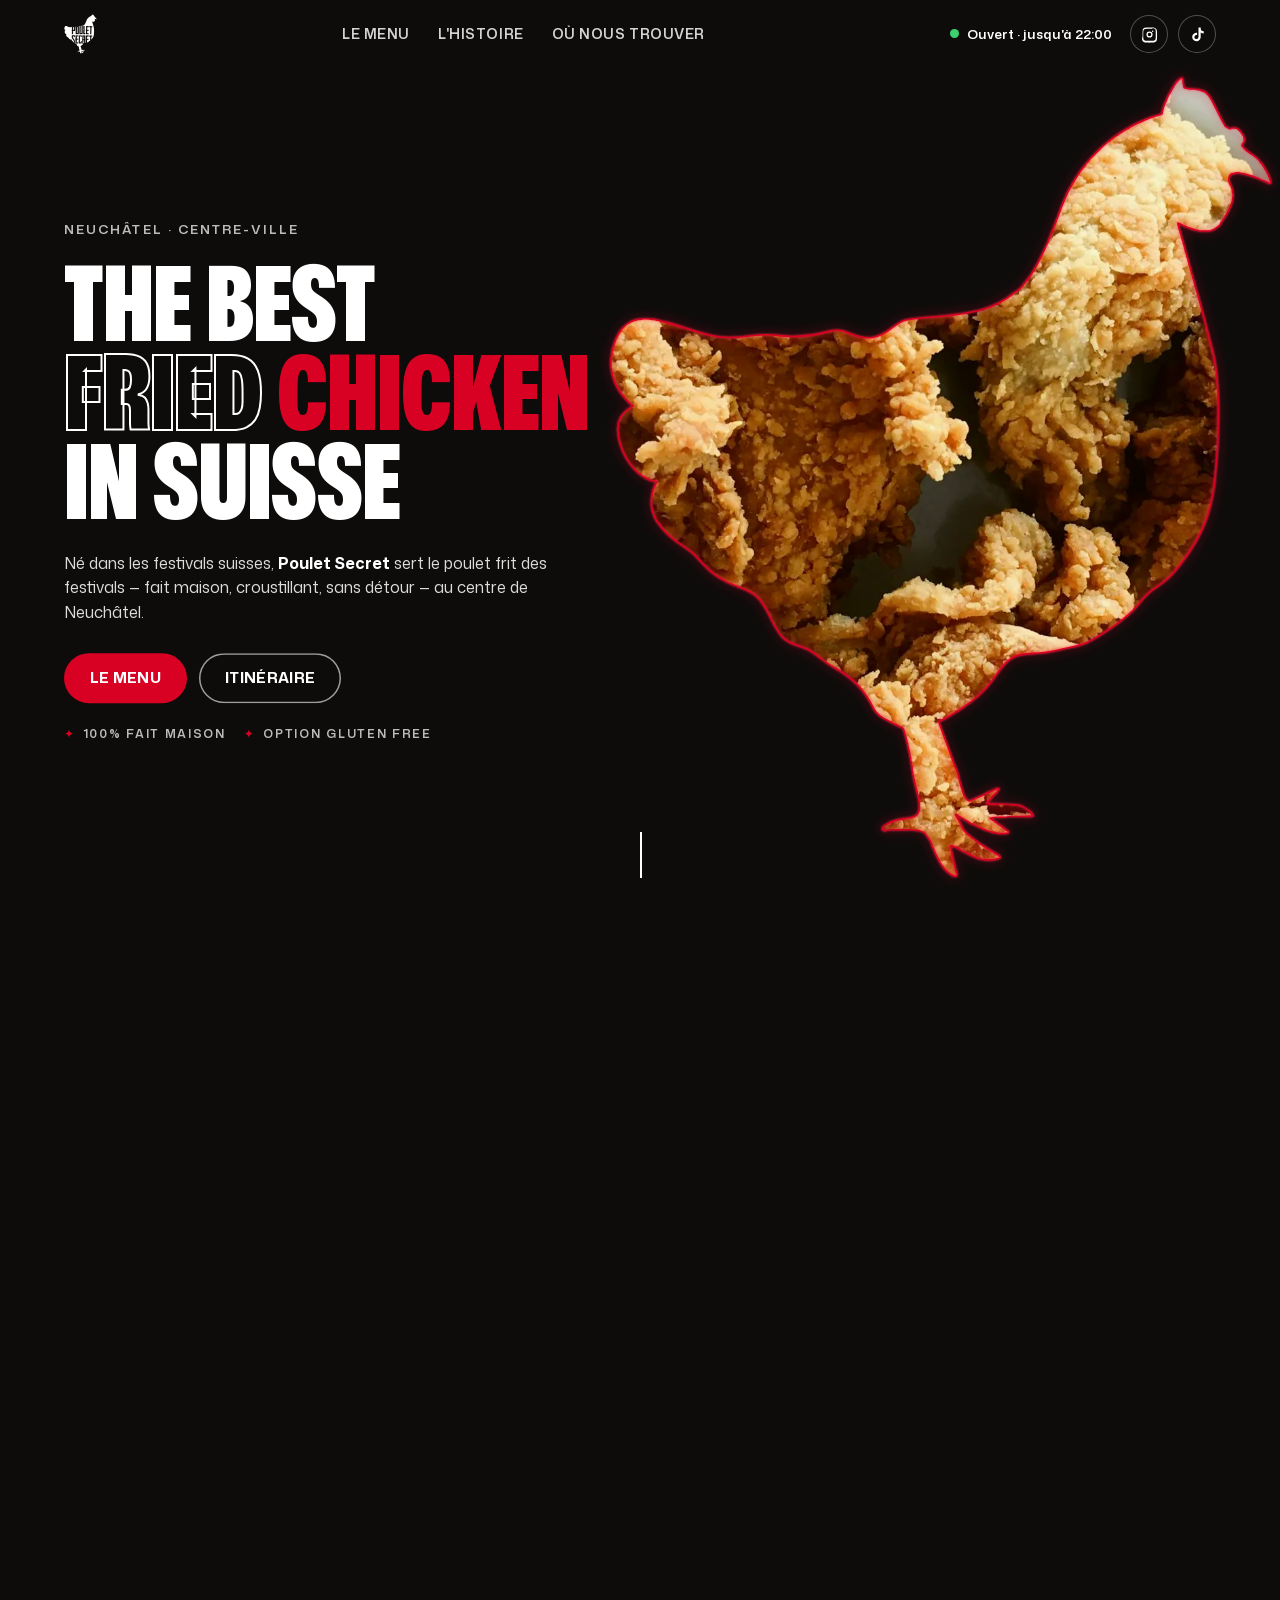
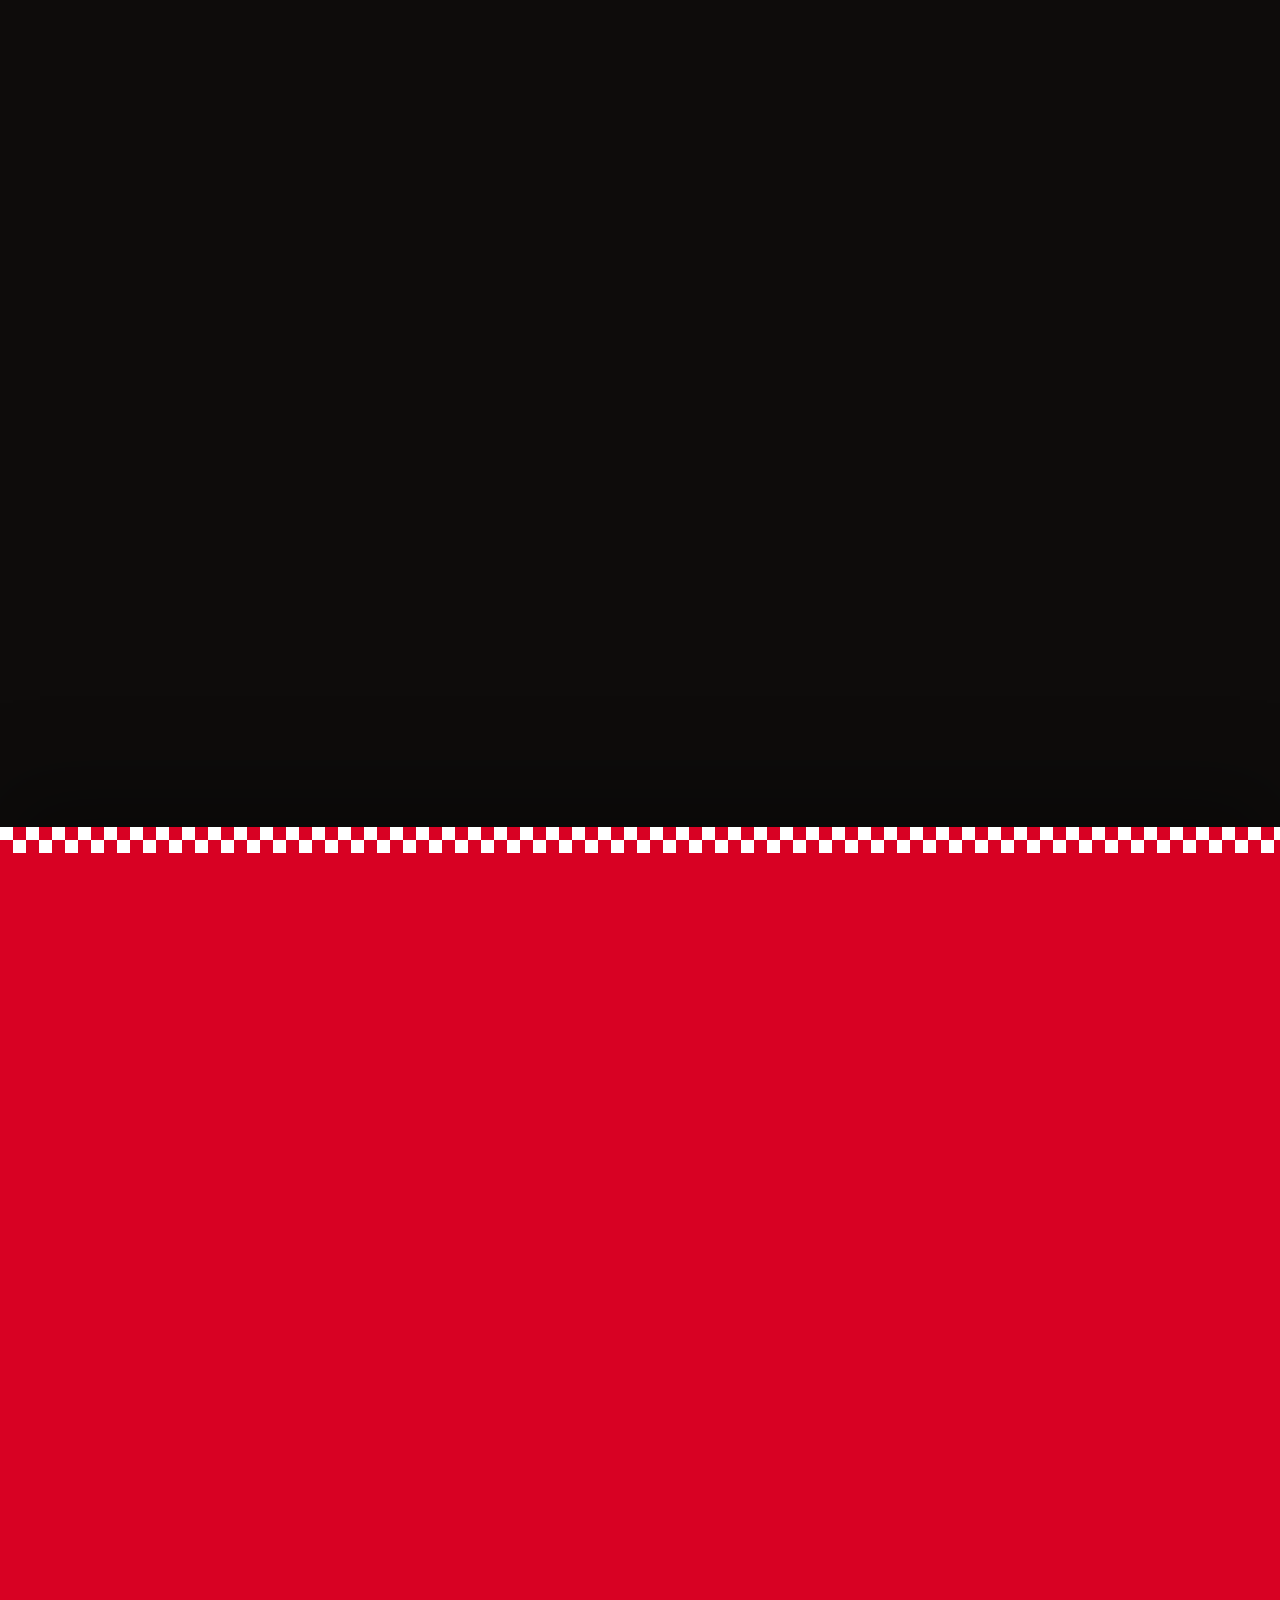
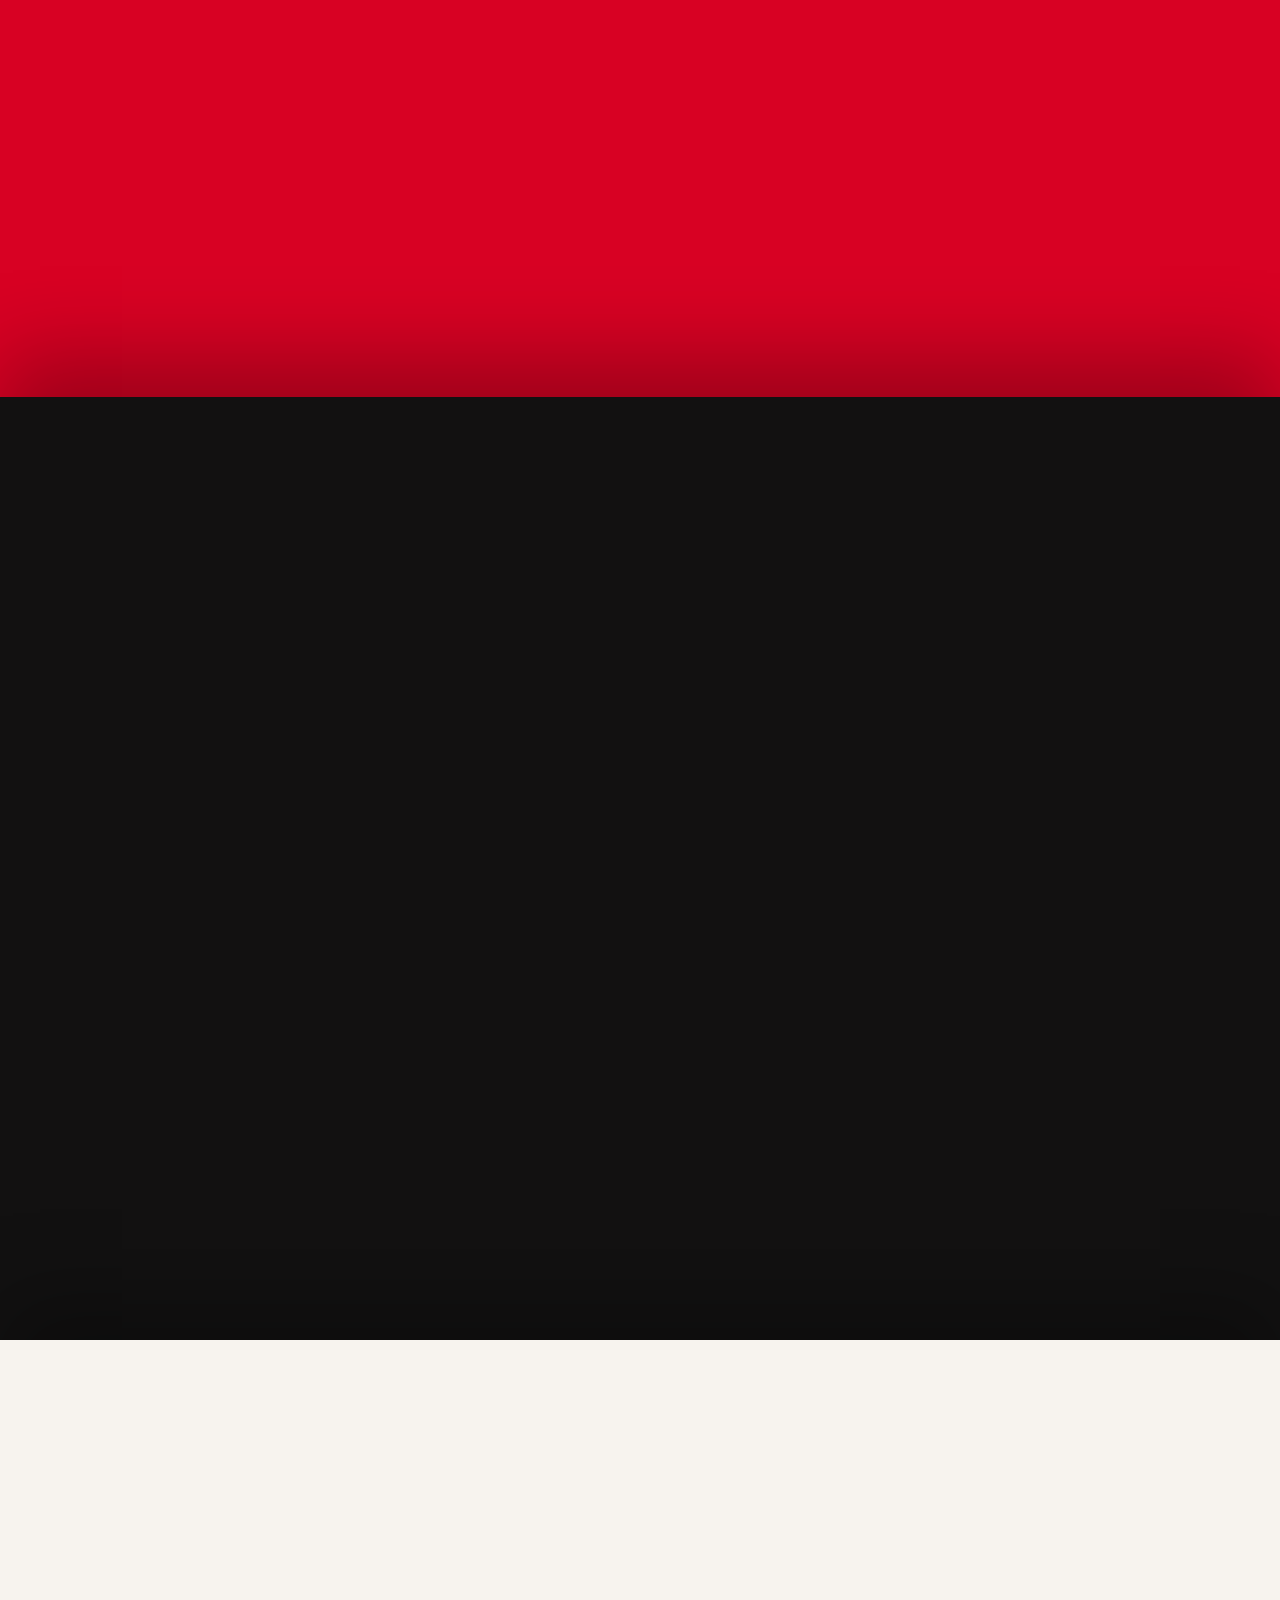
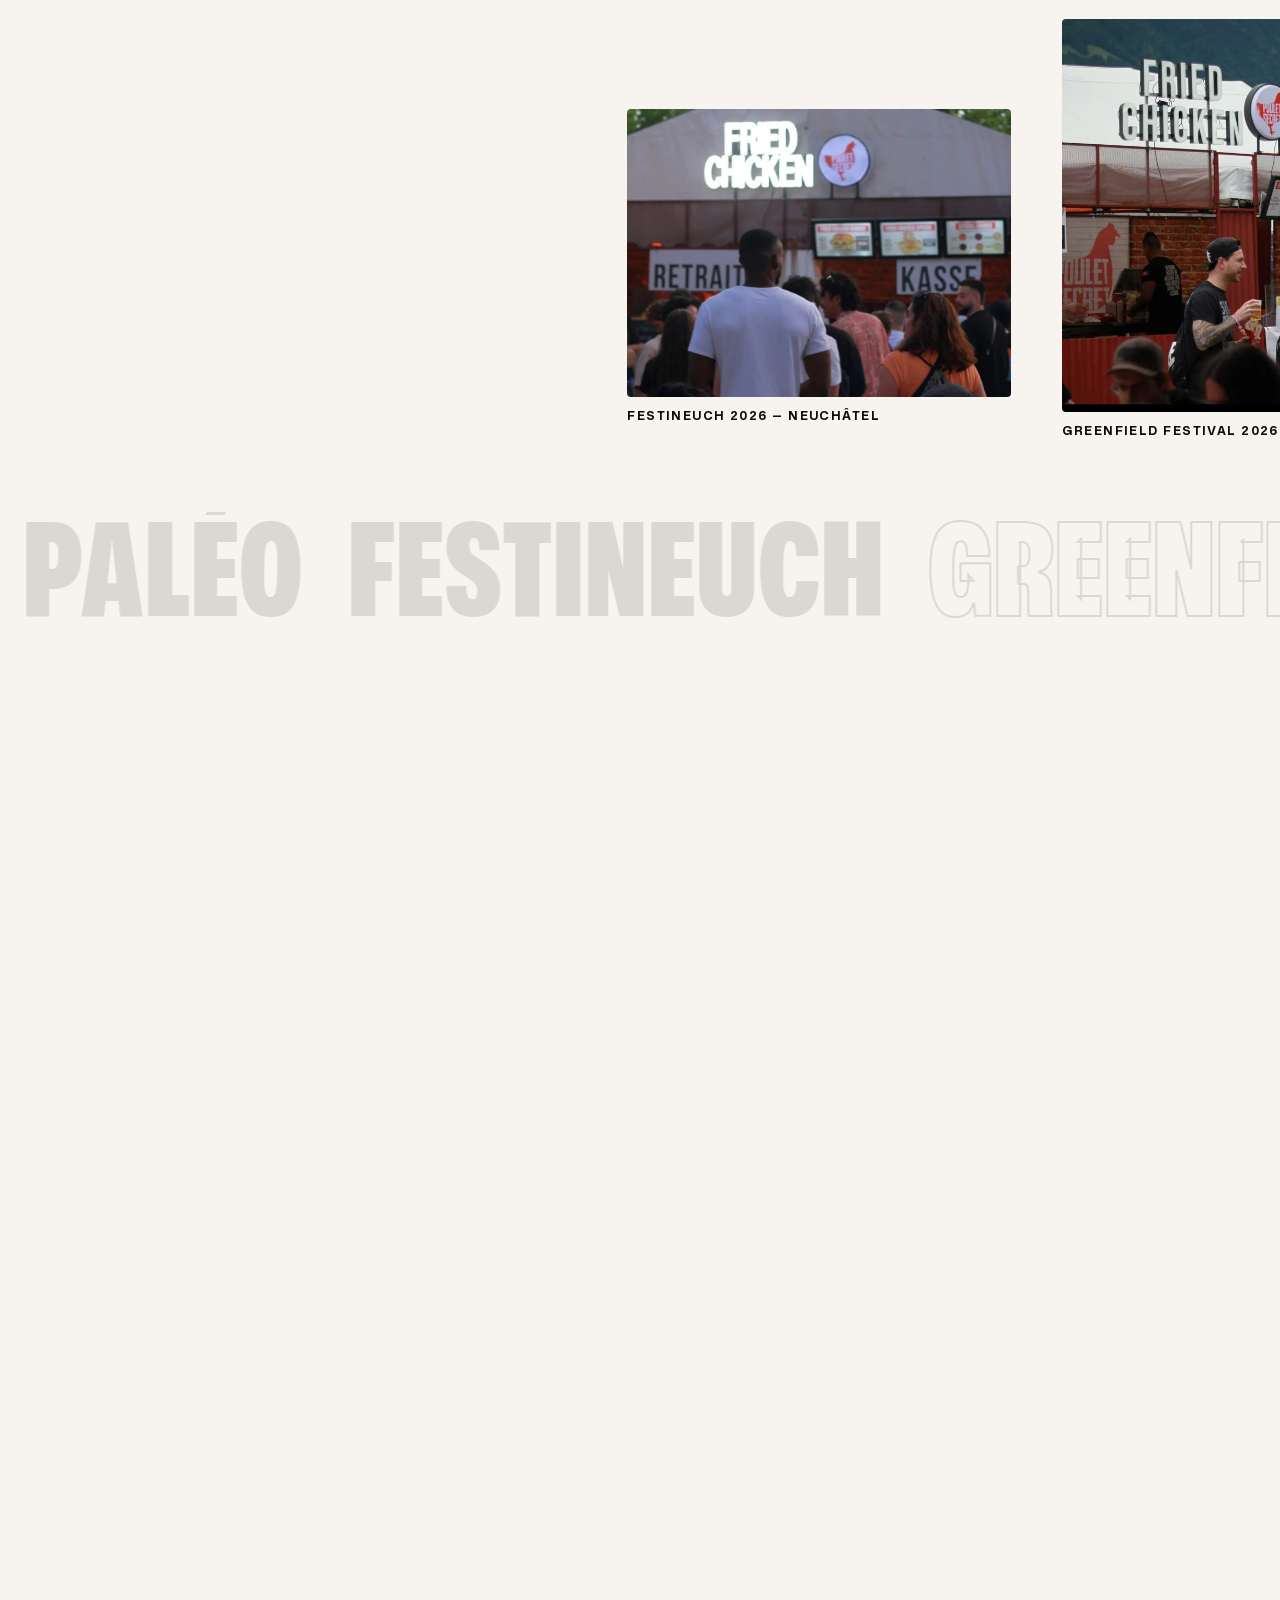
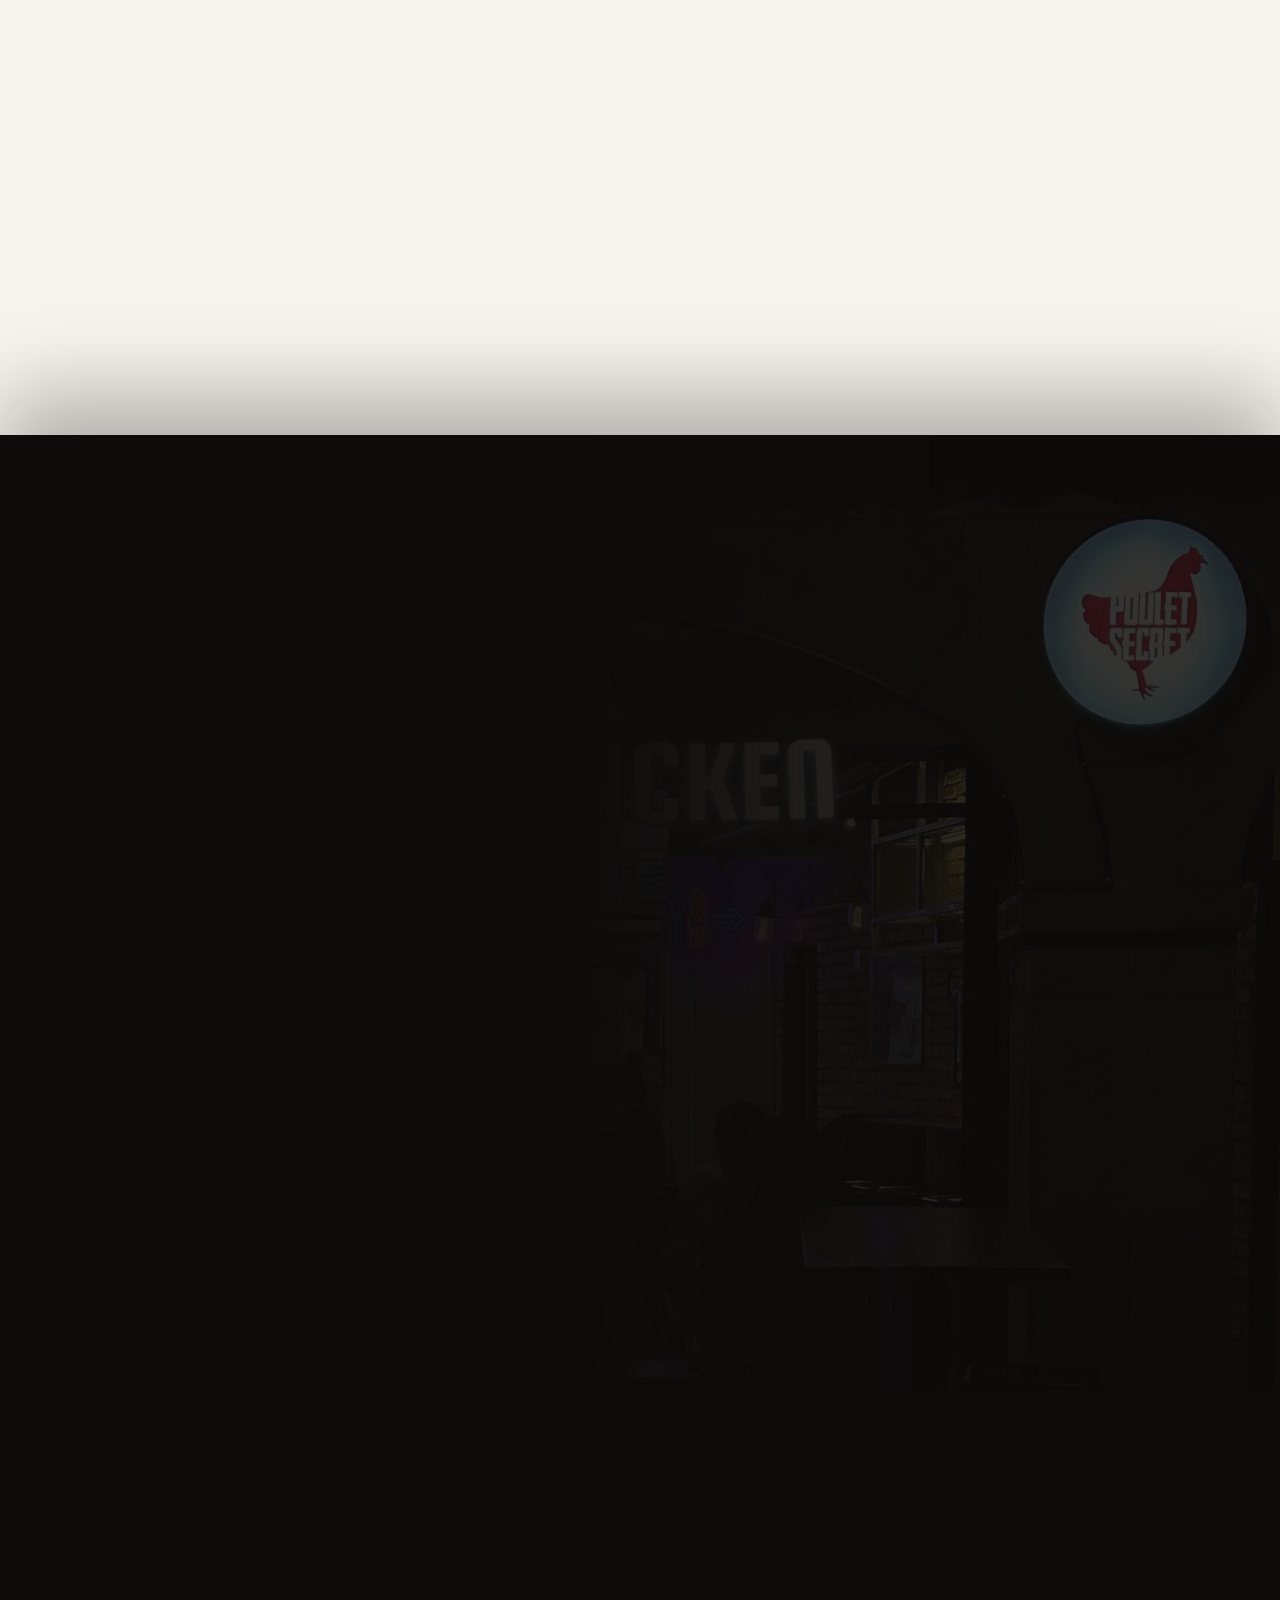
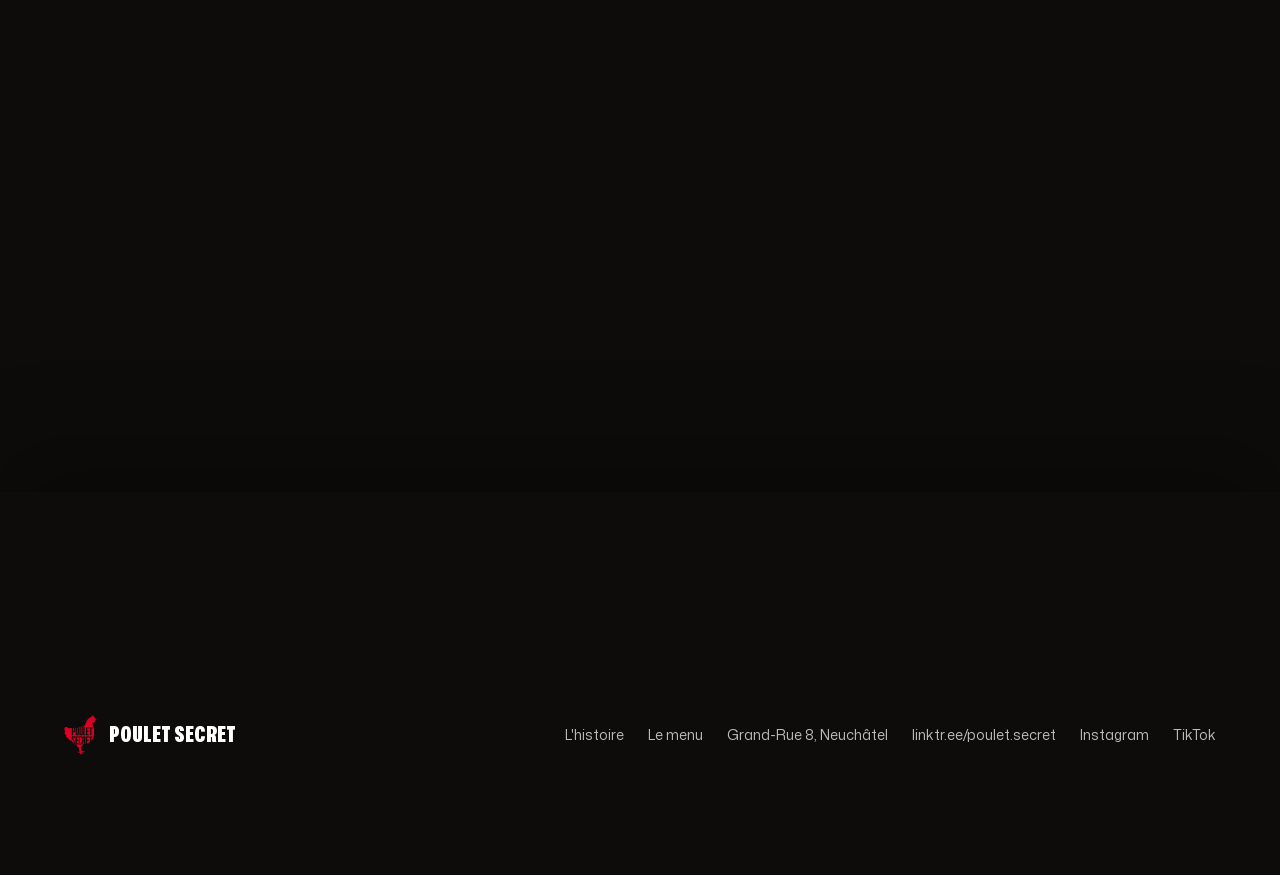
<file: docs/index.html>
<!DOCTYPE html>
<html lang="fr">
<head>
<meta charset="UTF-8">
<meta name="viewport" content="width=device-width, initial-scale=1">
<meta name="robots" content="noindex, nofollow">
<meta name="color-scheme" content="dark light">
<meta name="theme-color" content="#0E0C0B">
<title>Poulet Secret — The Best fried chicken in Suisse</title>
<meta name="description" content="Né dans les festivals suisses, Poulet Secret sert le poulet frit des festivals — fait maison, croustillant, sans détour — au centre de Neuchâtel.">
<meta property="og:type" content="restaurant">
<meta property="og:title" content="Poulet Secret — The Best fried chicken in Suisse">
<meta property="og:description" content="Né dans les festivals suisses, Poulet Secret sert le poulet frit des festivals — fait maison, croustillant, sans détour — au centre de Neuchâtel.">
<meta property="og:image" content="https://timoteoadrogue.github.io/poulet-secret/assets/img/og.jpg">
<meta property="og:url" content="https://timoteoadrogue.github.io/poulet-secret/">
<link rel="icon" href="assets/img/favicon.png" type="image/png">
<link rel="apple-touch-icon" href="assets/img/apple-touch-icon.png">
<link rel="preload" href="assets/fonts/MonaSans-latin.woff2" as="font" type="font/woff2" crossorigin>
<link rel="preload" href="assets/img/hero-chicken.webp" as="image">
<link rel="stylesheet" href="assets/styles.css?v=3">
<script>document.documentElement.classList.add('js'); window.__errs = []; addEventListener('error', e => window.__errs.push(String(e.message)));</script>
<script type="application/ld+json">
{"@context":"https://schema.org","@type":"Restaurant","name":"Poulet Secret","servesCuisine":"Fried chicken","priceRange":"CHF","image":"https://timoteoadrogue.github.io/poulet-secret/assets/img/og.jpg",
"address":{"@type":"PostalAddress","streetAddress":"Grand-Rue 8","postalCode":"2000","addressLocality":"Neuchâtel","addressCountry":"CH"},
"geo":{"@type":"GeoCoordinates","latitude":46.9921955,"longitude":6.9290293},
"email":"info@pouletsecret.ch","sameAs":["https://www.instagram.com/pouletsecret.ch/","https://www.tiktok.com/@pouletsecret","https://linktr.ee/poulet.secret"],
"openingHoursSpecification":[
{"@type":"OpeningHoursSpecification","dayOfWeek":["Monday","Tuesday","Wednesday","Thursday","Friday"],"opens":"11:30","closes":"14:00"},
{"@type":"OpeningHoursSpecification","dayOfWeek":["Monday","Tuesday","Wednesday","Thursday"],"opens":"18:00","closes":"21:30"},
{"@type":"OpeningHoursSpecification","dayOfWeek":"Friday","opens":"18:00","closes":"22:00"},
{"@type":"OpeningHoursSpecification","dayOfWeek":"Saturday","opens":"11:30","closes":"22:00"},
{"@type":"OpeningHoursSpecification","dayOfWeek":"Sunday","opens":"11:30","closes":"21:30"}]}
</script>
</head>
<body>

<svg width="0" height="0" style="position:absolute" aria-hidden="true">
  <defs><path id="chk" vector-effect="non-scaling-stroke" transform="translate(0,2200) scale(0.1,-0.1)" d="M15567 21772 c-37 -37 -67 -72 -67 -79 0 -6 -7 -16 -15 -23 -9 -7 -25 -33 -35 -56 -11 -24 -24 -45 -29 -49 -5 -3 -22 -31 -37 -63 -15 -31 -34 -65 -42 -74 -19 -22 -82 -149 -82 -164 0 -7 -13 -38 -30 -69 -16 -31 -30 -63 -30 -71 0 -7 -9 -29 -20 -49 -11 -20 -20 -49 -20 -65 0 -16 -4 -32 -10 -35 -5 -3 -10 -30 -10 -58 0 -54 -21 -77 -71 -77 -10 0 -21 -4 -24 -10 -3 -5 -21 -10 -40 -10 -19 0 -37 -4 -40 -10 -3 -5 -17 -10 -30 -10 -13 0 -27 -4 -30 -10 -3 -5 -17 -10 -30 -10 -13 0 -27 -4 -30 -10 -3 -5 -15 -10 -25 -10 -11 0 -35 -9 -55 -20 -20 -11 -42 -20 -49 -20 -8 0 -40 -13 -71 -30 -31 -16 -62 -30 -69 -30 -15 0 -302 -144 -324 -162 -9 -8 -42 -27 -73 -42 -32 -14 -62 -33 -69 -41 -7 -8 -18 -15 -25 -15 -7 0 -18 -7 -25 -15 -7 -9 -32 -24 -54 -35 -23 -10 -52 -30 -65 -44 -14 -14 -30 -26 -36 -26 -7 0 -20 -9 -30 -20 -10 -11 -23 -20 -30 -20 -6 0 -24 -13 -40 -30 -16 -16 -34 -30 -40 -30 -6 0 -24 -13 -40 -30 -16 -16 -34 -30 -40 -30 -6 0 -33 -22 -60 -50 -27 -27 -54 -50 -60 -50 -13 0 -405 -392 -405 -405 0 -6 -22 -33 -50 -60 -27 -27 -50 -54 -50 -60 0 -6 -18 -29 -40 -50 -22 -21 -40 -44 -40 -50 0 -6 -13 -24 -30 -40 -16 -16 -30 -34 -30 -40 0 -7 -9 -20 -20 -30 -11 -10 -20 -23 -20 -30 0 -7 -9 -20 -20 -30 -11 -10 -20 -23 -20 -30 0 -7 -9 -20 -20 -30 -11 -10 -20 -24 -20 -30 0 -7 -7 -18 -15 -25 -9 -7 -25 -33 -35 -56 -11 -24 -24 -45 -29 -49 -5 -3 -22 -31 -37 -63 -15 -31 -34 -65 -42 -74 -18 -22 -122 -229 -122 -244 0 -7 -13 -38 -30 -69 -16 -31 -30 -63 -30 -71 0 -7 -9 -29 -20 -49 -11 -20 -20 -42 -20 -50 0 -8 -9 -30 -20 -50 -11 -20 -20 -44 -20 -55 0 -10 -4 -22 -10 -25 -5 -3 -10 -15 -10 -25 0 -11 -9 -35 -20 -55 -11 -20 -20 -44 -20 -55 0 -10 -4 -22 -10 -25 -5 -3 -10 -15 -10 -25 0 -11 -9 -35 -20 -55 -11 -20 -20 -44 -20 -55 0 -10 -4 -22 -10 -25 -5 -3 -10 -15 -10 -25 0 -11 -9 -35 -20 -55 -11 -20 -20 -42 -20 -50 0 -8 -9 -30 -20 -50 -11 -20 -20 -42 -20 -50 0 -8 -9 -30 -20 -50 -11 -20 -20 -42 -20 -50 0 -8 -9 -30 -20 -50 -11 -20 -20 -42 -20 -50 0 -8 -9 -30 -20 -50 -11 -20 -20 -42 -20 -49 0 -7 -18 -48 -40 -91 -22 -43 -40 -83 -40 -89 0 -15 -244 -503 -262 -524 -8 -9 -22 -34 -32 -54 -9 -20 -21 -40 -26 -43 -6 -3 -19 -25 -30 -49 -10 -23 -26 -49 -35 -56 -8 -7 -15 -18 -15 -24 0 -7 -13 -25 -30 -41 -16 -16 -30 -34 -30 -40 0 -6 -13 -24 -30 -40 -16 -16 -30 -34 -30 -40 0 -6 -18 -29 -40 -50 -22 -21 -40 -44 -40 -49 0 -15 -142 -156 -158 -156 -7 0 -50 -30 -95 -67 -503 -409 -1000 -551 -2297 -653 -687 -54 -728 -66 -1006 -286 -381 -303 -679 -346 -1134 -165 -238 95 -239 96 -385 95 -125 -1 -137 -3 -290 -49 -261 -77 -373 -93 -780 -115 -216 -11 -269 -9 -555 27 -235 29 -358 28 -620 -6 -758 -98 -1039 -69 -1795 184 -241 81 -469 150 -575 175 -96 23 -189 46 -206 51 -17 5 -42 9 -57 9 -14 0 -29 5 -32 10 -3 6 -39 10 -80 10 -41 0 -77 5 -80 10 -8 13 -202 13 -210 0 -3 -5 -35 -10 -70 -10 -35 0 -67 -4 -70 -10 -3 -5 -19 -10 -35 -10 -16 0 -45 -9 -65 -20 -20 -11 -44 -20 -54 -20 -10 0 -24 -7 -31 -15 -7 -9 -29 -23 -49 -32 -39 -17 -211 -180 -211 -199 0 -6 -6 -17 -14 -23 -19 -16 -126 -231 -126 -253 0 -9 -4 -20 -10 -23 -5 -3 -10 -17 -10 -30 0 -13 -5 -27 -10 -30 -6 -3 -10 -17 -10 -30 0 -13 -5 -27 -10 -30 -5 -3 -10 -17 -10 -30 0 -13 -5 -27 -10 -30 -6 -3 -10 -21 -10 -40 0 -19 -4 -37 -10 -40 -5 -3 -10 -35 -10 -70 0 -35 -4 -67 -10 -70 -6 -4 -10 -70 -10 -165 0 -95 4 -161 10 -165 6 -3 10 -30 10 -60 0 -30 5 -57 10 -60 6 -3 10 -21 10 -40 0 -19 5 -37 10 -40 6 -3 10 -17 10 -30 0 -13 5 -27 10 -30 6 -3 10 -17 10 -30 0 -13 4 -27 10 -30 5 -3 10 -14 10 -23 0 -22 107 -237 126 -253 8 -6 14 -17 14 -24 0 -6 9 -20 20 -30 11 -10 20 -23 20 -30 0 -6 18 -29 40 -50 22 -21 40 -44 40 -50 0 -15 213 -225 228 -225 30 0 2 -27 -58 -57 -115 -58 -290 -254 -290 -324 0 -10 -5 -21 -10 -24 -6 -3 -10 -17 -10 -30 0 -13 -5 -27 -10 -30 -6 -3 -10 -39 -10 -80 0 -41 -4 -77 -10 -80 -5 -3 -10 -19 -10 -35 0 -16 5 -32 10 -35 6 -3 10 -44 10 -90 0 -46 5 -87 10 -90 6 -3 10 -21 10 -40 0 -19 5 -37 10 -40 6 -3 10 -21 10 -40 0 -19 5 -37 10 -40 6 -3 10 -17 10 -30 0 -13 5 -27 10 -30 6 -3 10 -17 10 -30 0 -13 5 -27 10 -30 6 -3 10 -14 10 -23 0 -22 127 -277 146 -293 8 -6 14 -17 14 -24 0 -6 9 -20 20 -30 11 -10 20 -23 20 -30 0 -6 14 -24 30 -40 17 -16 30 -34 30 -40 0 -13 212 -225 226 -225 6 0 23 -13 39 -30 16 -16 34 -30 41 -30 6 0 17 -6 24 -14 19 -23 193 -106 222 -106 15 0 30 -4 33 -10 3 -5 26 -10 51 -10 55 0 55 -5 4 -105 -22 -43 -40 -86 -40 -96 0 -10 -4 -21 -10 -24 -5 -3 -10 -21 -10 -40 0 -19 -4 -37 -10 -40 -5 -3 -10 -26 -10 -50 0 -24 -5 -47 -10 -50 -13 -8 -13 -302 0 -310 6 -3 10 -26 10 -50 0 -24 5 -47 10 -50 6 -3 10 -17 10 -30 0 -13 5 -27 10 -30 6 -3 10 -14 10 -24 0 -26 86 -192 115 -221 14 -14 53 -63 87 -110 128 -177 280 -312 568 -505 266 -178 333 -238 572 -510 255 -290 521 -463 953 -618 469 -168 618 -304 841 -765 287 -593 400 -712 805 -845 276 -91 359 -137 574 -316 148 -123 247 -190 454 -305 437 -243 767 -588 984 -1028 21 -42 44 -82 52 -88 8 -7 15 -18 15 -24 0 -14 132 -146 146 -146 6 0 19 -9 29 -20 10 -11 24 -20 30 -20 7 0 18 -6 24 -14 14 -17 467 -243 495 -248 22 -3 54 -53 55 -85 1 -12 6 -25 11 -28 6 -3 10 -21 10 -40 0 -19 5 -37 10 -40 6 -3 10 -17 10 -30 0 -13 5 -27 10 -30 6 -3 10 -21 10 -40 0 -19 4 -37 10 -40 6 -3 10 -21 10 -40 0 -19 5 -37 10 -40 6 -3 10 -26 10 -50 0 -24 5 -47 10 -50 6 -3 10 -21 10 -40 0 -19 5 -37 10 -40 6 -3 10 -26 10 -50 0 -24 5 -47 10 -50 6 -3 10 -26 10 -50 0 -24 5 -47 10 -50 6 -3 10 -30 10 -60 0 -30 5 -57 10 -60 6 -3 10 -30 10 -60 0 -30 5 -57 10 -60 6 -3 10 -35 10 -70 0 -35 5 -67 10 -70 6 -3 10 -30 10 -60 0 -30 5 -57 10 -60 6 -3 10 -26 10 -50 0 -24 5 -47 10 -50 6 -3 10 -26 10 -50 0 -24 5 -47 10 -50 5 -3 10 -21 10 -40 0 -19 5 -37 10 -40 6 -3 10 -21 10 -40 0 -19 5 -37 10 -40 6 -3 10 -21 10 -40 0 -19 5 -37 10 -40 6 -3 10 -21 10 -40 0 -19 5 -37 10 -40 6 -3 10 -21 10 -40 0 -19 5 -37 10 -40 6 -3 10 -30 10 -60 0 -30 5 -57 10 -60 13 -8 13 -242 0 -250 -5 -3 -10 -16 -10 -29 0 -13 -9 -31 -20 -41 -11 -10 -20 -24 -20 -32 0 -7 -6 -13 -14 -13 -7 0 -19 -7 -26 -15 -18 -22 -70 -45 -101 -45 -15 0 -31 -4 -34 -10 -3 -5 -35 -10 -70 -10 -35 0 -67 -5 -70 -10 -3 -5 -26 -10 -50 -10 -24 0 -47 -4 -50 -10 -3 -5 -26 -10 -50 -10 -24 0 -47 -4 -50 -10 -3 -5 -21 -10 -40 -10 -19 0 -37 -4 -40 -10 -3 -5 -17 -10 -30 -10 -13 0 -27 -4 -30 -10 -3 -5 -14 -10 -23 -10 -22 0 -157 -67 -172 -85 -7 -8 -18 -15 -24 -15 -14 0 -54 -43 -74 -78 -24 -43 77 -94 103 -52 8 14 782 14 790 0 3 -6 30 -10 60 -10 30 0 57 -4 60 -10 3 -5 17 -10 30 -10 13 0 27 -4 30 -10 3 -5 16 -10 28 -10 51 0 247 -291 247 -366 0 -7 14 -38 30 -69 17 -31 30 -62 30 -68 0 -19 170 -355 186 -368 8 -6 14 -17 14 -23 0 -7 13 -25 30 -41 16 -16 30 -34 30 -40 0 -14 132 -145 147 -145 6 0 16 -6 22 -14 31 -38 154 -87 173 -69 19 17 25 68 8 78 -5 3 -10 21 -10 40 0 19 -4 37 -10 40 -5 3 -10 21 -10 40 0 19 -4 37 -10 40 -5 3 -10 21 -10 40 0 19 -4 37 -10 40 -5 3 -10 21 -10 40 0 19 -4 37 -10 40 -5 3 -10 26 -10 50 0 24 -4 47 -10 50 -5 3 -10 21 -10 40 0 19 -4 37 -10 40 -5 3 -10 26 -10 50 0 24 -4 47 -10 50 -5 3 -10 30 -10 59 0 28 -5 57 -12 64 -67 67 196 -23 287 -98 26 -22 389 -200 407 -200 9 0 20 -4 23 -10 3 -5 17 -10 30 -10 13 0 27 -5 30 -10 3 -6 26 -10 50 -10 24 0 47 -5 50 -10 8 -13 322 -13 330 0 3 6 17 10 30 10 13 0 27 4 30 10 3 5 16 10 29 10 86 0 57 69 -50 120 -34 17 -67 37 -74 45 -7 8 -18 15 -25 15 -7 0 -18 7 -25 15 -7 9 -32 25 -55 35 -23 10 -48 26 -55 35 -7 8 -18 15 -25 15 -7 0 -18 7 -25 15 -7 9 -32 25 -55 35 -23 10 -48 26 -55 35 -7 8 -18 15 -24 15 -7 0 -25 14 -41 30 -16 17 -34 30 -40 30 -7 0 -20 9 -30 20 -10 11 -23 20 -30 20 -6 0 -24 13 -40 30 -16 16 -34 30 -40 30 -6 0 -29 18 -50 40 -21 22 -44 40 -50 40 -14 0 -155 142 -155 156 0 6 -9 19 -20 29 -11 10 -20 25 -20 34 0 21 -107 236 -126 252 -8 6 -14 17 -14 24 0 6 -9 20 -20 30 -17 15 -29 55 -17 55 11 0 67 -33 77 -45 7 -8 18 -15 25 -15 7 0 18 -7 25 -15 7 -9 33 -25 56 -35 24 -11 45 -24 49 -29 3 -5 31 -22 63 -37 31 -15 65 -34 74 -42 22 -18 269 -142 284 -142 7 0 38 -13 69 -30 31 -16 65 -30 75 -30 11 0 22 -5 25 -10 3 -6 17 -10 30 -10 13 0 27 -5 30 -10 3 -6 17 -10 30 -10 13 0 27 -5 30 -10 3 -6 17 -10 30 -10 13 0 27 -5 30 -10 3 -6 26 -10 50 -10 24 0 47 -4 50 -10 12 -20 310 -13 328 8 17 19 -10 62 -39 62 -6 0 -23 13 -39 30 -16 16 -34 30 -40 30 -6 0 -24 13 -40 30 -16 16 -34 30 -40 30 -7 0 -20 9 -30 20 -10 11 -23 20 -30 20 -6 0 -24 14 -40 30 -16 17 -34 30 -40 30 -6 0 -24 13 -40 30 -16 16 -34 30 -40 30 -7 0 -20 9 -30 20 -10 11 -24 20 -32 20 -7 0 -13 5 -13 10 0 6 15 10 34 10 19 0 38 4 41 10 4 6 78 10 190 10 112 0 186 4 190 10 4 6 130 10 344 10 360 0 408 7 356 50 -8 7 -15 18 -15 24 0 15 -52 66 -66 66 -6 0 -25 16 -44 35 -39 41 -203 125 -242 125 -15 0 -30 4 -33 10 -3 6 -52 10 -110 10 -58 0 -107 4 -110 10 -4 6 -122 10 -321 10 -173 0 -314 4 -314 8 0 4 27 34 60 67 33 33 60 64 60 70 0 6 41 51 90 100 50 49 90 95 90 101 0 6 11 21 25 34 23 21 24 25 9 41 -14 16 -23 13 -131 -42 -64 -33 -122 -59 -128 -59 -6 0 -65 -27 -130 -60 -65 -33 -124 -60 -130 -60 -7 0 -47 -18 -90 -40 -43 -22 -83 -40 -90 -40 -7 0 -31 -10 -54 -22 -36 -19 -44 -20 -68 -8 -37 19 -73 51 -73 66 0 6 -7 17 -15 24 -17 14 -45 67 -45 86 0 7 -9 29 -20 49 -11 20 -20 49 -20 65 0 16 -4 32 -10 35 -5 3 -10 17 -10 30 0 13 -4 27 -10 30 -5 3 -10 21 -10 40 0 19 -4 37 -10 40 -5 3 -10 21 -10 40 0 19 -5 37 -10 40 -5 3 -10 21 -10 40 0 19 -4 37 -10 40 -5 3 -10 21 -10 40 0 19 -4 37 -10 40 -5 3 -10 17 -10 30 0 13 -4 27 -10 30 -5 3 -10 17 -10 30 0 13 -4 27 -10 30 -5 3 -10 15 -10 25 0 11 -9 35 -20 55 -11 20 -20 42 -20 50 0 8 -9 30 -20 50 -11 20 -20 44 -20 55 0 10 -4 22 -10 25 -5 3 -10 15 -10 25 0 11 -9 35 -20 55 -11 20 -20 44 -20 55 0 10 -4 22 -10 25 -5 3 -10 17 -10 30 0 13 -4 27 -10 30 -5 3 -10 15 -10 25 0 11 -9 35 -20 55 -11 20 -20 44 -20 55 0 10 -4 22 -10 25 -5 3 -10 17 -10 30 0 13 -4 27 -10 30 -5 3 -10 15 -10 25 0 11 -9 35 -20 55 -11 20 -20 44 -20 55 0 10 -5 22 -10 25 -5 3 -10 15 -10 25 0 11 -9 35 -20 55 -11 20 -20 44 -20 55 0 10 -4 22 -10 25 -5 3 -10 17 -10 30 0 13 -4 27 -10 30 -5 3 -10 15 -10 25 0 11 -9 35 -20 55 -11 20 -20 44 -20 55 0 10 -4 22 -10 25 -5 3 -10 16 -10 29 0 12 -5 27 -12 34 -14 14 -25 8 115 76 64 32 120 62 123 67 3 5 25 18 49 29 24 11 47 24 50 30 3 6 26 19 50 30 24 11 47 24 50 30 3 6 25 19 49 30 23 10 49 26 56 35 7 8 18 15 25 15 6 0 20 9 30 20 10 11 23 20 30 20 7 0 20 9 30 20 10 11 23 20 30 20 6 0 24 14 40 30 16 17 33 30 38 30 14 0 242 177 340 265 183 163 281 280 470 560 305 451 481 549 1017 565 318 10 355 15 590 75 96 24 249 58 340 75 408 75 591 159 1102 502 432 290 638 468 835 723 137 177 266 300 433 409 314 207 443 333 717 697 549 731 789 1330 887 2219 137 1230 128 2598 -20 3330 -50 246 -465 1818 -495 1872 -5 10 -9 27 -9 37 0 11 -4 23 -10 26 -5 3 -10 21 -10 40 0 19 -4 37 -10 40 -5 3 -10 21 -10 40 0 19 -4 37 -10 40 -5 3 -10 17 -10 30 0 13 -4 27 -10 30 -5 3 -10 21 -10 40 0 19 -4 37 -10 40 -5 3 -10 17 -10 30 0 13 -4 27 -10 30 -5 3 -10 21 -10 40 0 19 -4 37 -10 40 -5 3 -10 21 -10 40 0 19 -4 37 -10 40 -5 3 -10 17 -10 30 0 13 -4 27 -10 30 -5 3 -10 21 -10 40 0 19 -4 37 -10 40 -5 3 -10 21 -10 40 0 19 -4 37 -10 40 -5 3 -10 17 -10 30 0 13 -4 27 -10 30 -5 3 -10 21 -10 40 0 19 -4 37 -10 40 -5 3 -10 17 -10 30 0 13 -4 27 -10 30 -5 3 -10 21 -10 40 0 19 -4 37 -10 40 -5 3 -10 21 -10 40 0 19 -4 37 -10 40 -5 3 -10 17 -10 30 0 13 -4 27 -10 30 -5 3 -10 21 -10 40 0 19 -4 37 -10 40 -5 3 -10 17 -10 30 0 13 -4 27 -10 30 -5 3 -10 21 -10 40 0 19 -4 37 -10 40 -5 3 -10 17 -10 30 0 13 -4 27 -10 30 -5 3 -10 21 -10 40 0 19 -4 37 -10 40 -5 3 -10 17 -10 30 0 13 -4 27 -10 30 -5 3 -10 21 -10 40 0 19 -4 37 -10 40 -9 6 -15 65 -7 65 2 0 48 -22 102 -50 54 -27 104 -50 111 -50 8 0 29 -9 49 -20 20 -11 44 -20 55 -20 10 0 22 -4 25 -10 3 -5 17 -10 30 -10 13 0 27 -4 30 -10 3 -5 17 -10 30 -10 13 0 27 -4 30 -10 3 -5 26 -10 50 -10 24 0 47 -4 50 -10 4 -6 70 -10 165 -10 95 0 161 4 165 10 3 6 14 10 24 10 50 0 241 147 241 186 0 6 9 19 20 29 11 10 20 23 20 30 0 7 9 20 20 30 11 10 20 23 20 30 0 7 9 20 20 30 11 10 20 24 20 30 0 7 6 18 14 24 19 16 146 271 146 293 0 9 5 20 10 23 6 3 10 17 10 30 0 13 5 27 10 30 6 3 10 30 10 60 0 30 5 57 10 60 6 3 10 33 10 65 0 32 -4 62 -10 65 -5 3 -10 30 -10 60 0 30 -4 57 -10 60 -5 3 -10 14 -10 24 0 10 -18 53 -40 96 -73 142 -28 285 89 285 11 0 23 5 26 10 3 6 42 10 85 10 43 0 82 -4 85 -10 3 -5 26 -10 50 -10 24 0 47 -4 50 -10 3 -5 21 -10 40 -10 19 0 37 -4 40 -10 3 -5 17 -10 30 -10 13 0 27 -4 30 -10 3 -5 19 -10 35 -10 16 0 45 -9 65 -20 20 -11 44 -20 55 -20 10 0 22 -4 25 -10 3 -5 14 -10 25 -10 10 0 44 -13 75 -30 31 -16 63 -30 69 -30 7 0 56 -22 109 -49 85 -43 98 -47 109 -34 14 17 12 62 -3 78 -5 5 -9 17 -9 27 0 9 -9 33 -20 53 -11 20 -20 41 -20 48 0 16 -63 142 -82 165 -8 9 -22 33 -31 53 -9 20 -23 42 -32 49 -8 7 -15 18 -15 24 0 7 -18 30 -40 51 -22 21 -40 44 -40 50 0 14 -112 125 -126 125 -6 0 -21 12 -35 26 -13 14 -42 34 -64 44 -22 10 -51 30 -64 44 -14 14 -29 26 -35 26 -14 0 -156 142 -156 156 0 17 29 70 45 84 25 21 21 162 -5 185 -11 10 -20 23 -20 30 0 7 -9 20 -20 30 -11 10 -20 23 -20 29 0 14 -85 95 -117 114 -27 14 -149 16 -158 2 -25 -40 -185 53 -185 107 0 6 -6 16 -14 22 -8 7 -87 158 -176 337 -89 178 -166 327 -171 330 -5 3 -18 24 -28 47 -31 67 -145 167 -190 167 -11 0 -23 5 -26 10 -3 6 -17 10 -30 10 -13 0 -27 5 -30 10 -3 6 -26 10 -50 10 -24 0 -47 5 -50 10 -4 6 -55 10 -120 10 -65 0 -116 4 -120 10 -3 6 -26 10 -51 10 -44 0 -44 0 -44 44 0 25 -4 48 -10 51 -5 3 -10 39 -10 79 0 127 -35 137 -133 38z"/></defs>
</svg>

<header class="bar">
  <a class="bar-logo" href="#top" aria-label="Poulet Secret, retour en haut"><img src="assets/img/logo-white.png" alt="" width="912" height="1100"></a>
  <nav class="bar-links" aria-label="Sections">
    <a href="#menu">Le menu</a>
    <a href="#histoire">L'histoire</a>
    <a href="#lieu">Où nous trouver</a>
  </nav>
  <div class="bar-right">
    <p class="status" data-status><span class="dot" aria-hidden="true"></span><span class="status-txt">Heures d'ouverture</span></p>
    <a class="icon" href="https://www.instagram.com/pouletsecret.ch/" target="_blank" rel="noopener" aria-label="Instagram"><svg viewBox="0 0 24 24"><path d="M12 2.2c3.2 0 3.6 0 4.85.07 1.17.05 1.97.24 2.43.4a4.9 4.9 0 0 1 1.77 1.15 4.9 4.9 0 0 1 1.15 1.77c.16.46.35 1.26.4 2.43.06 1.25.07 1.65.07 4.85s0 3.6-.07 4.85c-.05 1.17-.24 1.97-.4 2.43a4.9 4.9 0 0 1-1.15 1.77 4.9 4.9 0 0 1-1.77 1.15c-.46.16-1.26.35-2.43.4-1.25.06-1.65.07-4.85.07s-3.6 0-4.85-.07c-1.17-.05-1.97-.24-2.43-.4a4.9 4.9 0 0 1-1.77-1.15 4.9 4.9 0 0 1-1.15-1.77c-.16-.46-.35-1.26-.4-2.43C2.2 15.6 2.2 15.2 2.2 12s0-3.6.07-4.85c.05-1.17.24-1.97.4-2.43A4.9 4.9 0 0 1 3.82 3c.46-.16 1.26-.35 2.43-.4C7.5 2.2 7.9 2.2 12 2.2zm0 1.8c-3.14 0-3.5 0-4.74.07-.96.04-1.48.2-1.82.33-.46.18-.78.39-1.13.74-.35.35-.56.67-.74 1.13-.13.34-.29.86-.33 1.82C3.18 8.5 3.18 8.86 3.18 12s0 3.5.06 4.74c.04.96.2 1.48.33 1.82.18.46.39.78.74 1.13.35.35.67.56 1.13.74.34.13.86.29 1.82.33 1.24.06 1.6.06 4.74.06s3.5 0 4.74-.06c.96-.04 1.48-.2 1.82-.33.46-.18.78-.39 1.13-.74.35-.35.56-.67.74-1.13.13-.34.29-.86.33-1.82.06-1.24.06-1.6.06-4.74s0-3.5-.06-4.74c-.04-.96-.2-1.48-.33-1.82a3.1 3.1 0 0 0-.74-1.13 3.1 3.1 0 0 0-1.13-.74c-.34-.13-.86-.29-1.82-.33C15.5 4 15.14 4 12 4zm0 3.65a4.35 4.35 0 1 1 0 8.7 4.35 4.35 0 0 1 0-8.7zm0 1.8a2.55 2.55 0 1 0 0 5.1 2.55 2.55 0 0 0 0-5.1zm5.54-1.98a1.02 1.02 0 1 1-2.04 0 1.02 1.02 0 0 1 2.04 0z"/></svg></a>
    <a class="icon" href="https://www.tiktok.com/@pouletsecret" target="_blank" rel="noopener" aria-label="TikTok"><svg viewBox="0 0 24 24"><path d="M16.5 2h-3.1v13.6a2.9 2.9 0 1 1-2.05-2.77V9.6a6 6 0 1 0 5.15 5.94V9.13a7.3 7.3 0 0 0 4.3 1.38V7.4a4.2 4.2 0 0 1-4.3-4.2V2z"/></svg></a>
  </div>
</header>

<main>

<div class="intro"><div class="intro-pin">

<!-- 1 · HERO: the logo is the window onto the shop; scrolling walks in through the chicken -->
<section class="hero" id="top" aria-labelledby="hero-title">
  <div class="hero-stage">
    <img class="hero-photo" src="assets/img/hero-chicken.webp" alt="Du poulet frit croustillant" width="1800" height="2400" fetchpriority="high">
    <svg class="hero-veil" viewBox="0 0 1440 900" preserveAspectRatio="none" aria-hidden="true">
      <defs>
        <mask id="hole" maskUnits="userSpaceOnUse" x="-50000" y="-50000" width="100000" height="100000">
          <rect x="-50000" y="-50000" width="100000" height="100000" fill="#fff"/>
          <g class="hole-g" transform="matrix(.36 0 0 .36 760 50)"><use href="#chk" fill="#000"/></g>
        </mask>
      </defs>
      <rect class="veil-rect" x="-50000" y="-50000" width="100000" height="100000" mask="url(#hole)"/>
      <g class="rim-g" transform="matrix(.36 0 0 .36 760 50)"><use class="rim" href="#chk"/></g>
    </svg>
    <div class="hero-copy">
      <p class="eyebrow">Neuchâtel · Centre-ville</p>
      <h1 id="hero-title" class="hero-title">
        <span class="l l1">The Best</span>
        <span class="l l2"><span class="o">Fried</span> <span class="r">chicken</span></span>
        <span class="l l3">in Suisse</span>
      </h1>
      <p class="hero-sub">Né dans les festivals suisses, <b>Poulet Secret</b> sert le poulet frit des festivals — fait maison, croustillant, sans détour — au centre de Neuchâtel.</p>
      <div class="ctas">
        <a class="btn btn-red" href="#menu">Le menu</a>
        <a class="btn btn-line" href="https://maps.app.goo.gl/cTDcNf3a1ir9ze2u6" target="_blank" rel="noopener">Itinéraire</a>
        <a class="btn btn-line" data-order hidden target="_blank" rel="noopener">Commander</a>
      </div>
      <p class="hero-tags"><span>100% Fait maison</span><span>Option gluten free</span></p>
    </div>
    <p class="scroll-cue" aria-hidden="true"><span></span></p>
  </div>
</section>

<!-- 2 · LE SECRET DU MOIS: the tray paper slides in over the shop; the burger is built on it, then turns real -->
<section class="making" id="secret" aria-labelledby="secret-title">
  <div class="making-stage">
    <p class="making-head"><span class="tag">Édition limitée</span> <span class="eyebrow">Le Secret du mois</span></p>

    <div class="build" aria-hidden="true">
      <svg class="build-svg" viewBox="0 0 600 640"></svg>
      <img class="build-photo" src="assets/img/p08-cut.webp" alt="Le Cheesy Bacon de Poulet Secret" width="900" height="900" loading="lazy">
      <div class="flash"></div>
    </div>

    <ol class="steps" aria-label="Le Cheesy Bacon, ingrédient par ingrédient">
      <li class="step" data-step="1"><span class="n">01</span><h3>Poulet frit</h3><p>fait maison, croustillant, sans détour</p><p class="chip">Option gluten free</p></li>
      <li class="step" data-step="2"><span class="n">02</span><h3>Pain brioché</h3></li>
      <li class="step" data-step="3"><span class="n">03</span><h3>Sauce Poulet Secret</h3><p><span class="redact"><span>C'est un secret,</span></span> demande pas</p></li>
      <li class="step" data-step="4"><span class="n">04</span><h3>Bacon croustillant</h3></li>
      <li class="step" data-step="5"><span class="n">05</span><h3>Cornichons</h3></li>
      <li class="step" data-step="6"><span class="n">06</span><h3>Melty Cheddar nappé sur le dessus</h3></li>
      <li class="step" data-step="7"><span class="n">07</span><h3>Éclats de bacon</h3></li>
    </ol>

    <div class="reveal">
      <h2 id="secret-title" class="reveal-title">Cheesy Bacon</h2>
      <p class="desc">Pain brioché, poulet frit, sauce Poulet Secret, bacon croustillant, cornichons, Melty Cheddar nappé sur le dessus et éclats de bacon.</p>
      <p class="price"><b>21.00</b> CHF le burger <span>ou 26.50 CHF en menu</span></p>
      <p class="small">Menu +5.50 CHF : thé maison, frites, sauce.</p>
      <div class="ctas"><a class="btn btn-red" href="#menu">Le menu</a><a class="btn btn-ink" data-order hidden target="_blank" rel="noopener">Commander</a></div>
    </div>

    <div class="rail" role="group" aria-label="Étapes"><button type="button" data-go="1">01</button><button type="button" data-go="2">02</button><button type="button" data-go="3">03</button><button type="button" data-go="4">04</button><button type="button" data-go="5">05</button><button type="button" data-go="6">06</button><button type="button" data-go="7">07</button></div>
  </div>
</section>

</div></div>

<!-- 3 · STARS -->
<section class="stars" id="stars" aria-labelledby="stars-title">
  <div class="checker" aria-hidden="true"></div>
  <div class="wrap">
    <div class="stars-head" data-rise>
      <p class="eyebrow">Nos favoris</p>
      <h2 id="stars-title" class="big">Poulet Secret Stars</h2>
      <p>Les trois incontournables — servis en menu complet.</p>
    </div>
    <ul class="star-list">
      <li class="star" data-rise>
        <svg class="star-ico" viewBox="0 0 120 120" aria-hidden="true"><path pathLength="1" d="M18 62c0-24 19-40 42-40s42 16 42 40Z M16 70h88 M18 80c10 6 20-4 30 2s20-4 30 2 18-2 24 0 M20 90h80c0 10-8 16-18 16H38c-10 0-18-6-18-16Z M40 40l2 2 M60 34l2 2 M78 42l2 2"/></svg>
        <div class="star-main"><p class="badge">★ Spicy</p><h3>Burger Spicy</h3><p class="desc">Pain brioché, sauce spicy Poulet Secret, piments rouges, melty cheddar, poulet frit, salade iceberg.</p></div>
        <div class="star-price"><p class="p">15.50<small> CHF</small></p><p class="alt">ou 21 CHF en menu</p><p class="inc">Menu +5.50 CHF : boisson (thé maison), frites, sauce.</p></div>
      </li>
      <li class="star" data-rise>
        <svg class="star-ico" viewBox="0 0 120 120" aria-hidden="true"><path pathLength="1" d="M22 30l38 78 38-78Z M30 30c2-10 12-12 16-6 4-10 18-10 20 0 6-8 18-4 18 6 M40 50c6 2 10-2 14 2 M58 64c6 0 8-4 12 0 M48 80c4 2 8 0 10 2"/></svg>
        <div class="star-main"><p class="badge">★ Legends</p><h3>Bites</h3><p class="aside">(sounds better in English 😏)</p><p class="desc">250 g de poulet frit maison, coupé en bouchées, sauce au choix.</p></div>
        <div class="star-price"><p class="p">16.50<small> CHF</small></p><p class="alt">ou 22 CHF en menu</p><p class="inc">Menu +5.50 CHF : boisson (thé maison), frites, sauce.</p></div>
      </li>
      <li class="star" data-rise>
        <svg class="star-ico" viewBox="0 0 120 120" aria-hidden="true"><path pathLength="1" d="M20 44c6-14 22-14 30-6 10-10 26-6 28 6-6 10-20 14-30 8-10 8-24 4-28-8Z M44 70c6-14 22-14 30-6 10-10 26-6 28 6-6 10-20 14-30 8-10 8-24 4-28-8Z M16 96h88"/></svg>
        <div class="star-main"><p class="badge">★ Secret Tenders</p><h3>Tenders</h3><p class="desc">250 g de poulet frit maison, sauce au choix.</p></div>
        <div class="star-price"><p class="p">14.00<small> CHF</small></p><p class="alt">ou 22.50 CHF en menu</p><p class="inc">Menu +8.50 CHF : boisson (thé maison), cole slaw, pain maison, frites, sauce.</p></div>
      </li>
    </ul>
  </div>
</section>

<!-- 4 · LE MENU: the restaurant's TV menu boards, switched on -->
<section class="board" id="menu" aria-labelledby="menu-title">
  <div class="tv">
    <div class="tv-inner">
      <div class="board-head" data-rise>
        <h2 id="menu-title" class="big">Le menu</h2>
        <label class="switch"><input type="checkbox" data-menu-toggle><span class="knob" aria-hidden="true"></span><span>Menu</span></label>
      </div>
      <div class="tabs" role="tablist" aria-label="Catégories">
        <span class="tab-pill" aria-hidden="true"></span>
        <button role="tab" id="t-chicken" aria-controls="c-chicken" aria-selected="true">Fried chicken</button>
        <button role="tab" id="t-burgers" aria-controls="c-burgers" aria-selected="false" tabindex="-1">Burgers</button>
        <button role="tab" id="t-legends" aria-controls="c-legends" aria-selected="false" tabindex="-1">Legends</button>
        <button role="tab" id="t-kids" aria-controls="c-kids" aria-selected="false" tabindex="-1">Kids</button>
        <button role="tab" id="t-sides" aria-controls="c-sides" aria-selected="false" tabindex="-1">Sides</button>
        <button role="tab" id="t-sauces" aria-controls="c-sauces" aria-selected="false" tabindex="-1">Sauces</button>
        <button role="tab" id="t-drinks" aria-controls="c-drinks" aria-selected="false" tabindex="-1">Boisson</button>
        <button role="tab" id="t-desserts" aria-controls="c-desserts" aria-selected="false" tabindex="-1">Desserts</button>
      </div>

      <div class="panels">
      <div class="panel" role="tabpanel" id="c-chicken" aria-labelledby="t-chicken" data-plus="8.5">
        <h3 class="bar-title">Crispy wings</h3>
        <ul class="items">
          <li><b>3 pieces</b><i data-p="8.50"></i></li>
          <li><b>5 pieces</b><i data-p="12.50"></i></li>
          <li><b>12 pieces</b><i data-p="27.00"></i></li>
          <li><b>24 pieces</b><i data-p="49.00"></i></li>
        </ul>
        <h3 class="bar-title">Secret tenders</h3>
        <ul class="items"><li><b>Tenders <small>250gr</small></b><i data-p="14.00"></i></li></ul>
        <p class="plus"><b>+8.5 CHF Menu</b> Boisson (thé maison), Cole salade, Pain maison, Frites maison, Sauce</p>
      </div>

      <div class="panel" role="tabpanel" id="c-burgers" aria-labelledby="t-burgers" data-plus="5.5" hidden>
        <ul class="items">
          <li><b>L'Original</b><span>Pain brioché, sauce Poulet Secret, melty cheddar, poulet frit, cornichons, coleslaw.</span><i data-p="15.50"></i></li>
          <li><b>MCB</b><span>Pain brioché, sauce Fresh Mayo, oignons pickles, bacon, poulet frit, salade iceberg.</span><i data-p="15.50"></i></li>
          <li><b>Spicy</b><span>Pain brioché, sauce spicy Poulet Secret, piments rouges, melty cheddar, poulet frit, salade iceberg.</span><i data-p="15.50"></i></li>
          <li><b>BBQ</b><span>Pain brioché, sauce Honey BBQ, cornichons, poulet frit, oignons caramélisés, bacon.</span><i data-p="16.50"></i></li>
          <li><b>BCB</b><span>Pain brioché, sauce Poulet Secret, poulet frit, cornichons.</span><i data-p="13.50"></i></li>
        </ul>
        <p class="note">Les burgers ne sont pas accompagnés de frites, de boissons ni de sauce supplémentaire.</p>
        <p class="plus"><b>+5.5 CHF Menu</b> Boisson (thé maison), Frites maison, Sauce</p>
      </div>

      <div class="panel" role="tabpanel" id="c-legends" aria-labelledby="t-legends" data-plus="5.5" hidden>
        <ul class="items">
          <li><b>Special</b><span>Frites, melty cheddar, coleslaw, Secret Tenders, sauce au choix.</span><i data-p="20.00"></i></li>
          <li><b>Bites</b><span>250 g de poulet frit maison, coupé en bouchées, sauce au choix.</span><i data-p="16.50"></i></li>
        </ul>
        <p class="plus"><b>+5.5 CHF Menu</b> Boisson (thé maison), Frites maison, Sauce</p>
      </div>

      <div class="panel" role="tabpanel" id="c-kids" aria-labelledby="t-kids" hidden>
        <ul class="items">
          <li><b>Burger <small>Frites, boisson, sauce</small></b><span>Pain brioche, bbq sauce, poulet frit</span><i data-p="13.00"></i></li>
          <li><b>Tenders <small>Frites, boisson, sauce</small></b><span>Poulet frit</span><i data-p="13.00"></i></li>
        </ul>
      </div>

      <div class="panel" role="tabpanel" id="c-sides" aria-labelledby="t-sides" hidden>
        <ul class="items">
          <li><b>Frites <small>(cajun dispo)</small></b><span>Faites maison</span><i data-p="4.50"></i></li>
          <li><b>Coleslaw</b><span>Faites maison</span><i data-p="4.00"></i></li>
          <li><b>Sauce</b><span>Poulet Secret, Fresh Mayo, Satay, Poulet Spicy, Bbq, Ketchup</span><i data-p="1.00"></i></li>
          <li><b>Pain</b><span>Faites maison</span><i data-p="2.00"></i></li>
        </ul>
      </div>

      <div class="panel" role="tabpanel" id="c-sauces" aria-labelledby="t-sauces" hidden>
        <ul class="items">
          <li><b>Poulet Secret</b><span>C'est un secret, demande pas</span><i data-p="1.00"></i></li>
          <li><b>Fresh Mayo</b><span>C'est pas un secret, c'est juste fresh</span><i data-p="1.00"></i></li>
          <li><b>BBQ</b><span>Fumé comme une vraie grillade</span><i data-p="1.00"></i></li>
          <li><b>Satay</b><span>Explosion Exotique — Coco &amp; Cacahuète Inside</span><i data-p="1.00"></i></li>
          <li><b>Spicy</b><span>Doux, mais pas trop</span><i data-p="1.00"></i></li>
        </ul>
      </div>

      <div class="panel" role="tabpanel" id="c-drinks" aria-labelledby="t-drinks" hidden>
        <ul class="items">
          <li><b>Thé maison</b><span>Hibiscus Special</span><i data-p="3.00"></i></li>
          <li><b>Coca-Cola</b><i data-p="4.00"></i></li>
          <li><b>Fanta</b><i data-p="4.00"></i></li>
          <li><b>Sprite</b><i data-p="4.00"></i></li>
          <li><b>Moretti <small>50 cl</small></b><i data-p="6.00"></i></li>
        </ul>
      </div>

      <div class="panel" role="tabpanel" id="c-desserts" aria-labelledby="t-desserts" hidden>
        <ul class="items"><li><b>Brookie</b><span>Brownie avec Cookie</span><i data-p="5.00"></i></li></ul>
      </div>
      </div>
    </div>
  </div>
</section>

<!-- 5 · L'HISTOIRE: from the festival stalls to Grand-Rue 8 -->
<section class="story" id="histoire" aria-labelledby="story-title">
  <div class="story-pin">
    <div class="track">
      <div class="panel-text" data-rise>
        <p class="eyebrow">L'histoire</p>
        <h2 id="story-title" class="big">Du stand de festival au centre de Neuchâtel</h2>
        <p>Poulet Secret a grandi dans les <b>festivals suisses</b>, où il s'est vite imposé comme la référence du fried chicken. <b>Festineuch</b>, l'un des plus grands festivals de Neuchâtel, a été parmi les premiers à nous ouvrir ses portes.</p>
        <p>L'an dernier, nous avons ouvert notre premier restaurant, au <b>centre de Neuchâtel</b>. Même recette, même croustillant — mais maintenant tous les jours, pas seulement en été.</p>
        <p>On nous retrouve aussi chaque année sur les plus grands festivals de Suisse : <b>Greenfield</b>, <b>Fantasy Basel</b>, <b>Venoge</b>, <b>Summerside</b>, <b>Frauenfeld</b>, <b>Estivale Open Air</b> et bien d'autres.</p>
      </div>
      <div class="shots">
      <figure class="shot"><img src="assets/img/p02.webp" alt="File d'attente devant le stand Poulet Secret à Festineuch" width="1000" height="750" loading="lazy"><figcaption>Festineuch 2026 — Neuchâtel</figcaption></figure>
      <figure class="shot tall"><img src="assets/img/p03.webp" alt="Le stand Fried Chicken de Poulet Secret au Greenfield Festival" width="1000" height="750" loading="lazy"><figcaption>Greenfield Festival 2026</figcaption></figure>
      <figure class="shot"><img src="assets/img/p04.webp" alt="Les écrans du menu au restaurant Poulet Secret à Neuchâtel" width="1000" height="750" loading="lazy"><figcaption>Poulet Secret — Neuchâtel</figcaption></figure>
      <figure class="shot tall"><img src="assets/img/p05.webp" alt="Le stand Poulet Secret au Summerside Festival" width="1000" height="750" loading="lazy"><figcaption>Summerside Festival 2026</figcaption></figure>
      <figure class="shot"><img src="assets/img/p06.webp" alt="Une cliente avec sa commande Poulet Secret à l'Albanifest" width="1000" height="750" loading="lazy"><figcaption>Albanifest 2026</figcaption></figure>
      <figure class="shot tall"><img src="assets/img/p07.webp" alt="L'équipe Poulet Secret dans les lettres Paléo" width="1000" height="750" loading="lazy"><figcaption>Paléo Festival 2023</figcaption></figure>
      </div>
      <div class="panel-facts">
        <p><b>100%</b> Fait maison</p>
        <p><b>5 ans</b> Dans les festivals suisses</p>
        <p><b>N°1</b> Fried chicken des festivals</p>
        <p><b>GF</b> Option gluten free</p>
      </div>
    </div>
    <div class="marquee" aria-hidden="true"><div class="marquee-row"><span>Festineuch</span><span class="o">Greenfield</span><span>Fantasy Basel</span><span class="o">Venoge</span><span>Summerside</span><span class="o">Frauenfeld</span><span>Estivale Open Air</span><span class="o">Albanifest</span><span>Paléo</span></div></div>
  </div>
</section>

<!-- 6 · OÙ NOUS TROUVER: the shop sign, lit when it's open -->
<section class="visit" id="lieu" aria-labelledby="visit-title">
  <img class="visit-photo" src="assets/img/p00.webp" alt="" width="1600" height="1430" loading="lazy">
  <div class="wrap visit-grid">
    <div class="neon-col" data-rise>
      <p class="eyebrow">Où nous trouver</p>
      <h2 id="visit-title" class="big">Au centre de Neuchâtel</h2>
      <p class="neon" data-neon aria-live="polite"><span class="neon-word">Ouvert</span><span class="neon-sub"></span></p>
      <h3 class="hours-title">Heures d'ouverture</h3>
      <dl class="hours">
        <div data-days="1 2 3 4"><dt>Du lundi au jeudi</dt><dd>11:30 - 14:00<br>18:00 - 21:30</dd></div>
        <div data-days="5"><dt>Vendredi</dt><dd>11:30 - 14:00<br>18:00 - 22:00</dd></div>
        <div data-days="6"><dt>Samedi</dt><dd>11:30 - 22:00</dd></div>
        <div data-days="0"><dt>Dimanche</dt><dd>11:30 - 21:30</dd></div>
      </dl>
    </div>
    <div class="place-col" data-rise>
      <dl class="place">
        <div><dt>Adresse</dt><dd>Grand-Rue 8, 2000 Neuchâtel</dd></div>
        <div><dt>Accès</dt><dd>En plein centre-ville, à deux pas de la place Pury</dd></div>
        <div><dt>En ligne</dt><dd><a href="https://linktr.ee/poulet.secret" target="_blank" rel="noopener">linktr.ee/poulet.secret</a></dd></div>
      </dl>
      <div class="ctas"><a class="btn btn-red" href="https://maps.app.goo.gl/cTDcNf3a1ir9ze2u6" target="_blank" rel="noopener">Itinéraire</a><a class="btn btn-line" data-order hidden target="_blank" rel="noopener">Commander</a></div>
      <div class="map" data-map="https://www.google.com/maps?q=Grand-Rue+8,+2000+Neuch%C3%A2tel,+Suisse&amp;output=embed"><a class="map-open" href="https://maps.app.goo.gl/cTDcNf3a1ir9ze2u6" target="_blank" rel="noopener">Grand-Rue 8, Neuchâtel</a></div>
    </div>
  </div>
</section>

<!-- 7 · CONTACT -->
<section class="contact" id="contact" aria-labelledby="contact-title">
  <div class="checker" aria-hidden="true"></div>
  <div class="wrap contact-grid">
    <div data-rise>
      <p class="eyebrow">Nous contacter</p>
      <h2 id="contact-title" class="big">Une question, un événement ?</h2>
      <p>Écrivez-nous et on vous répond rapidement.</p>
      <p class="mail"><a href="mailto:info@pouletsecret.ch">info@pouletsecret.ch</a></p>
    </div>
    <form data-rise class="form" action="mailto:info@pouletsecret.ch" method="post" enctype="text/plain">
      <label>Nom<input name="name" type="text" placeholder="Votre nom" autocomplete="name" required></label>
      <label>E-mail<input name="email" type="email" placeholder="vous@exemple.ch" autocomplete="email" required></label>
      <label>Message<textarea name="message" rows="4" placeholder="Votre message"></textarea></label>
      <button class="btn btn-white" type="submit">Envoyer</button>
      <p class="small">En cliquant sur "Envoyer", votre messagerie s'ouvre avec le message prérempli.</p>
    </form>
  </div>
</section>

</main>

<footer class="foot">
  <p class="foot-word" data-rise aria-hidden="true">Poulet <span>Secret</span></p>
  <div class="wrap foot-row">
    <a class="foot-logo" href="#top"><img src="assets/img/logo-red.png" alt="" width="912" height="1100">Poulet Secret</a>
    <nav class="foot-links" aria-label="Pied de page">
      <a href="#histoire">L'histoire</a>
      <a href="#menu">Le menu</a>
      <a href="#lieu">Grand-Rue 8, Neuchâtel</a>
      <a href="https://linktr.ee/poulet.secret" target="_blank" rel="noopener">linktr.ee/poulet.secret</a>
      <a href="https://www.instagram.com/pouletsecret.ch/" target="_blank" rel="noopener">Instagram</a>
      <a href="https://www.tiktok.com/@pouletsecret" target="_blank" rel="noopener">TikTok</a>
    </nav>
  </div>
</footer>

<nav class="dock" aria-label="Accès rapide">
  <p class="status" data-status><span class="dot" aria-hidden="true"></span><span class="status-txt">Heures d'ouverture</span></p>
  <a href="#menu">Le menu</a>
  <a href="https://maps.app.goo.gl/cTDcNf3a1ir9ze2u6" target="_blank" rel="noopener">Itinéraire</a>
</nav>

<div class="curtain" aria-hidden="true"><svg viewBox="0 0 1824 2200"><use href="#chk"/></svg></div>

<script src="assets/vendor/gsap.min.js" defer></script>
<script src="assets/vendor/ScrollTrigger.min.js" defer></script>
<script src="assets/vendor/lenis.min.js" defer></script>
<script src="assets/main.js?v=3" defer></script>
</body>
</html>
</file>
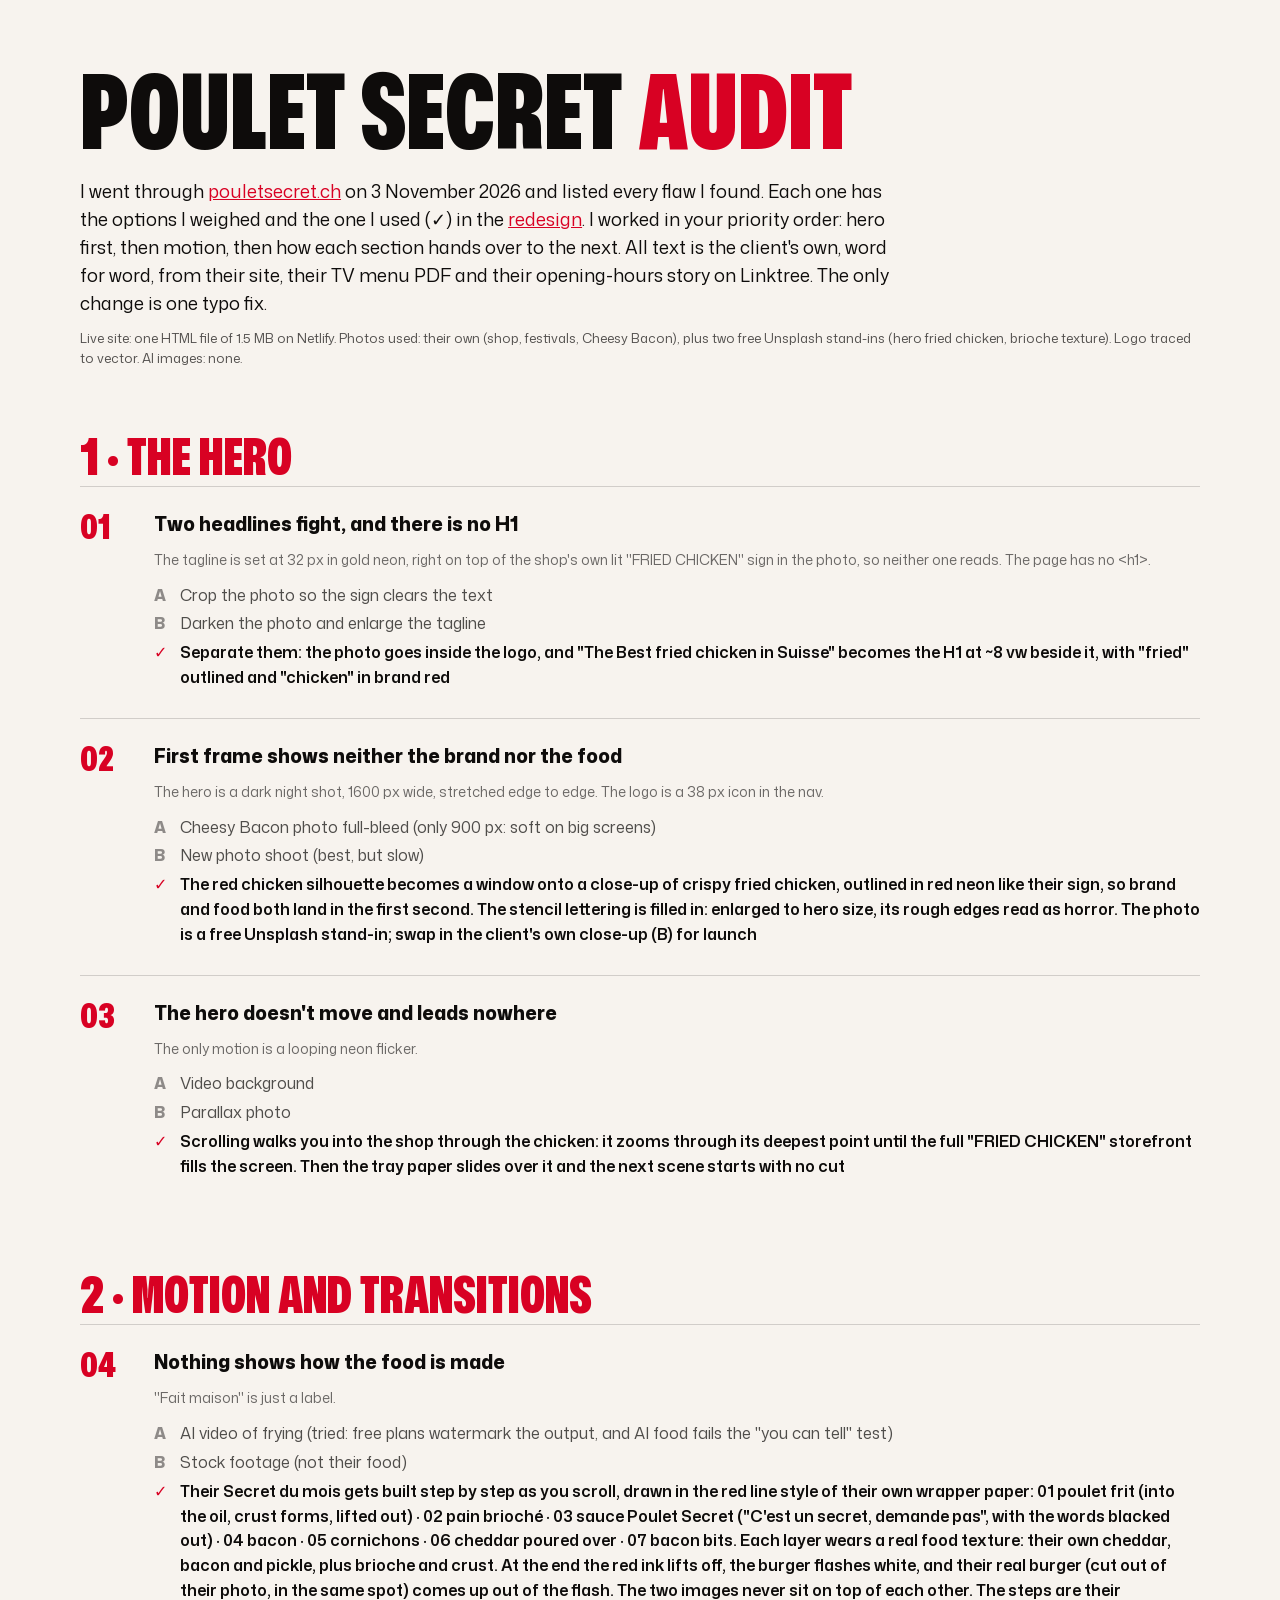
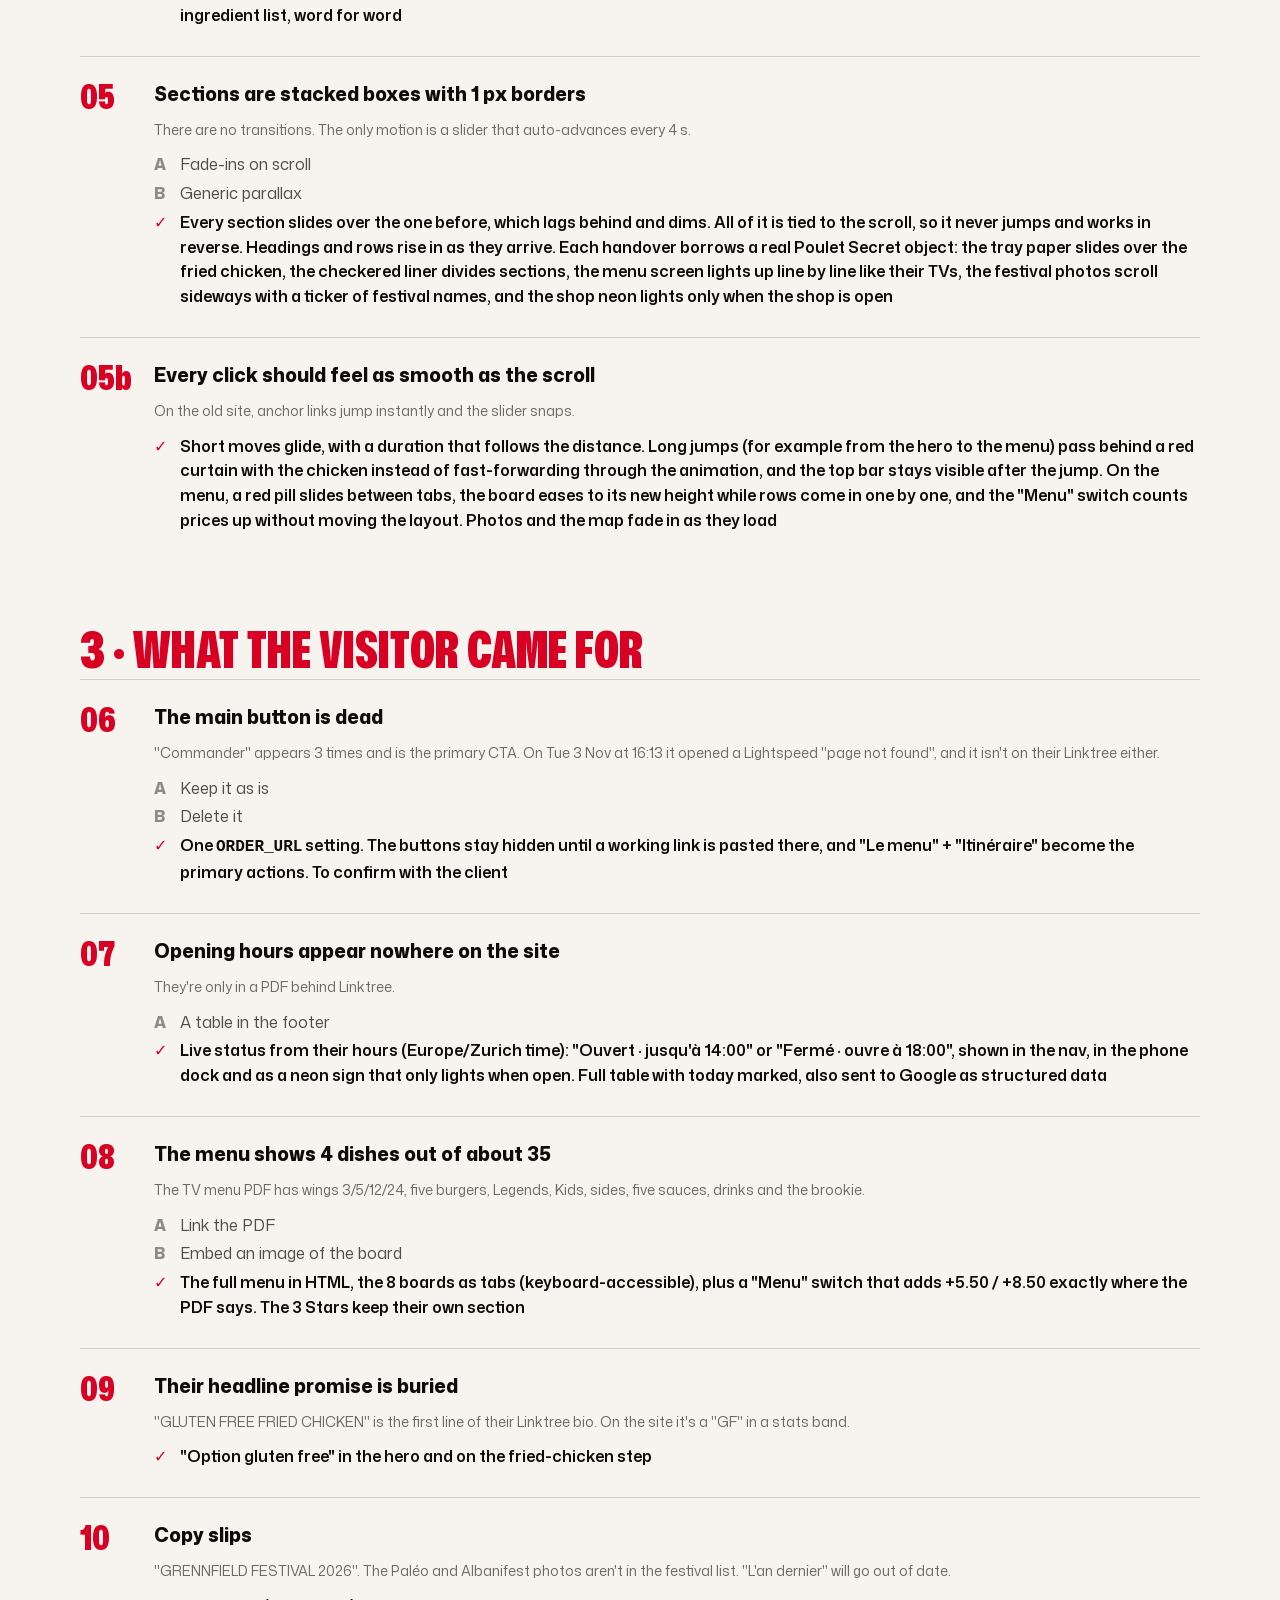
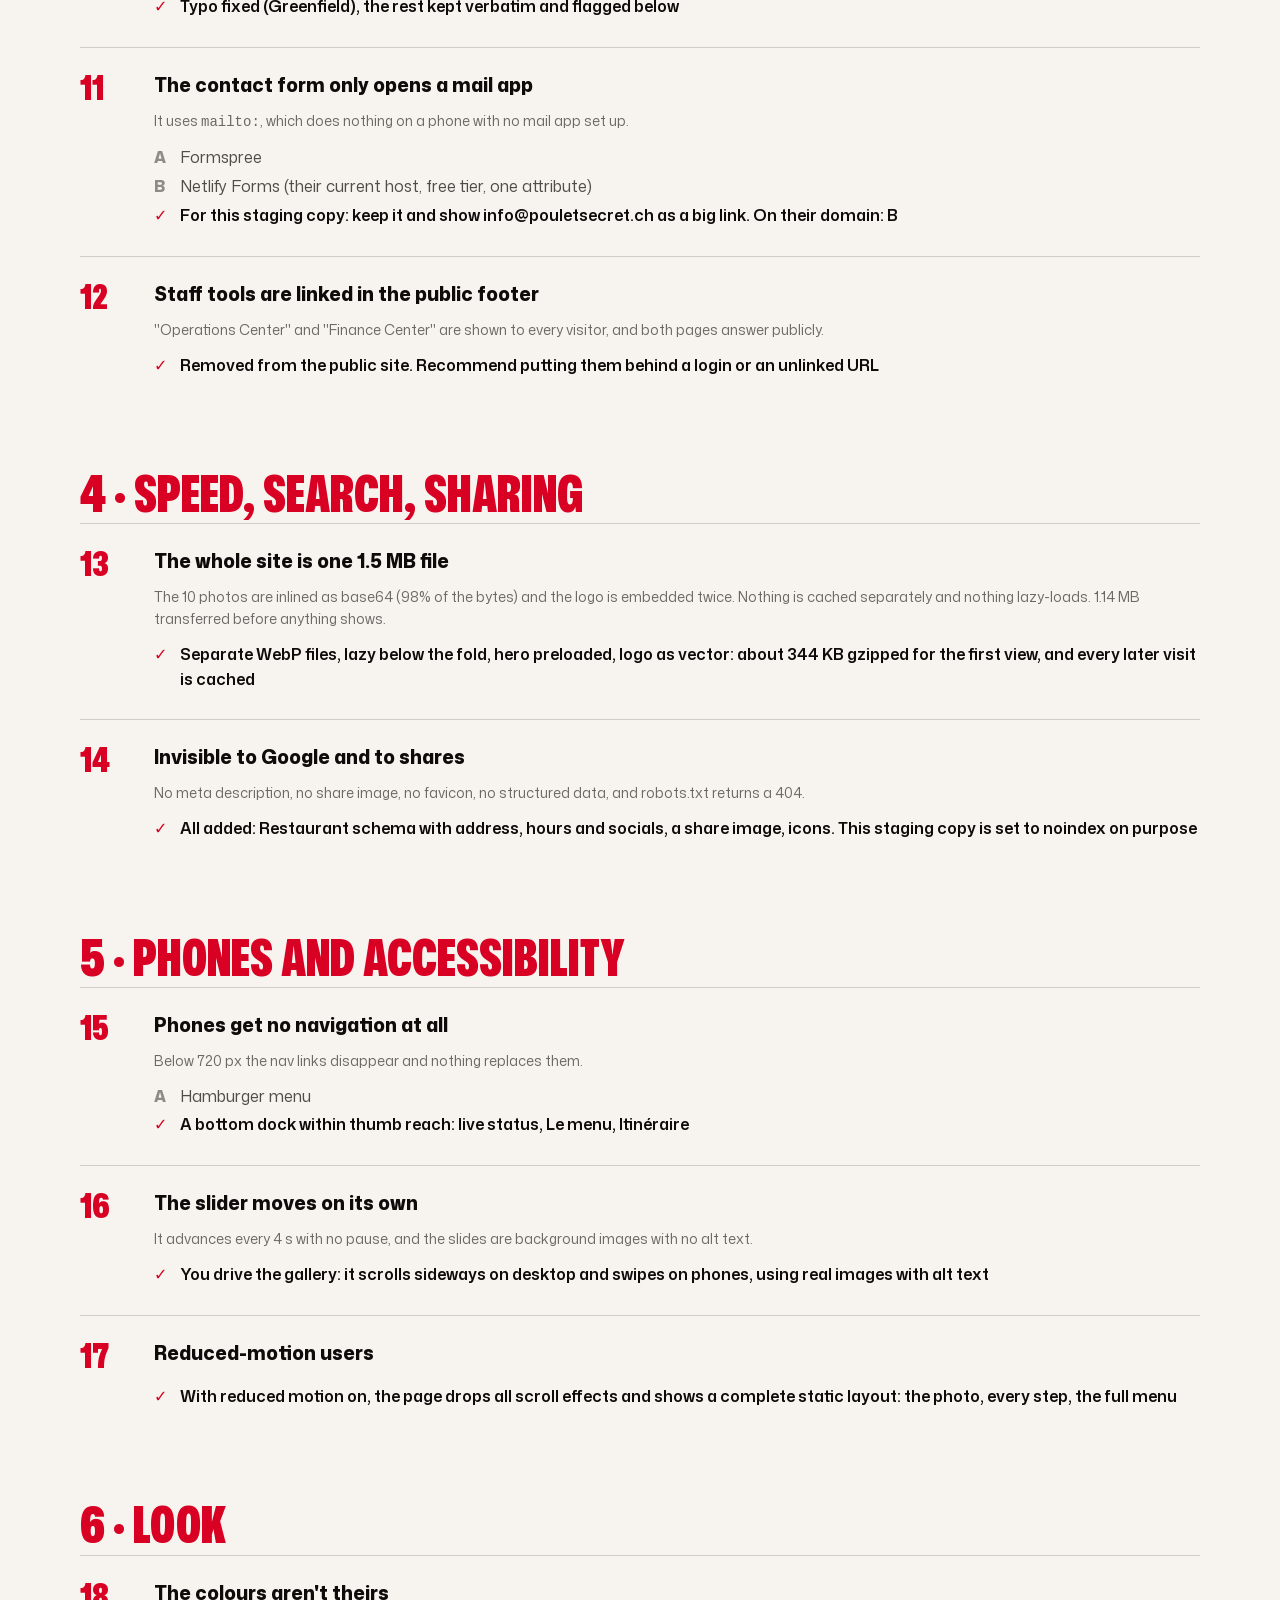
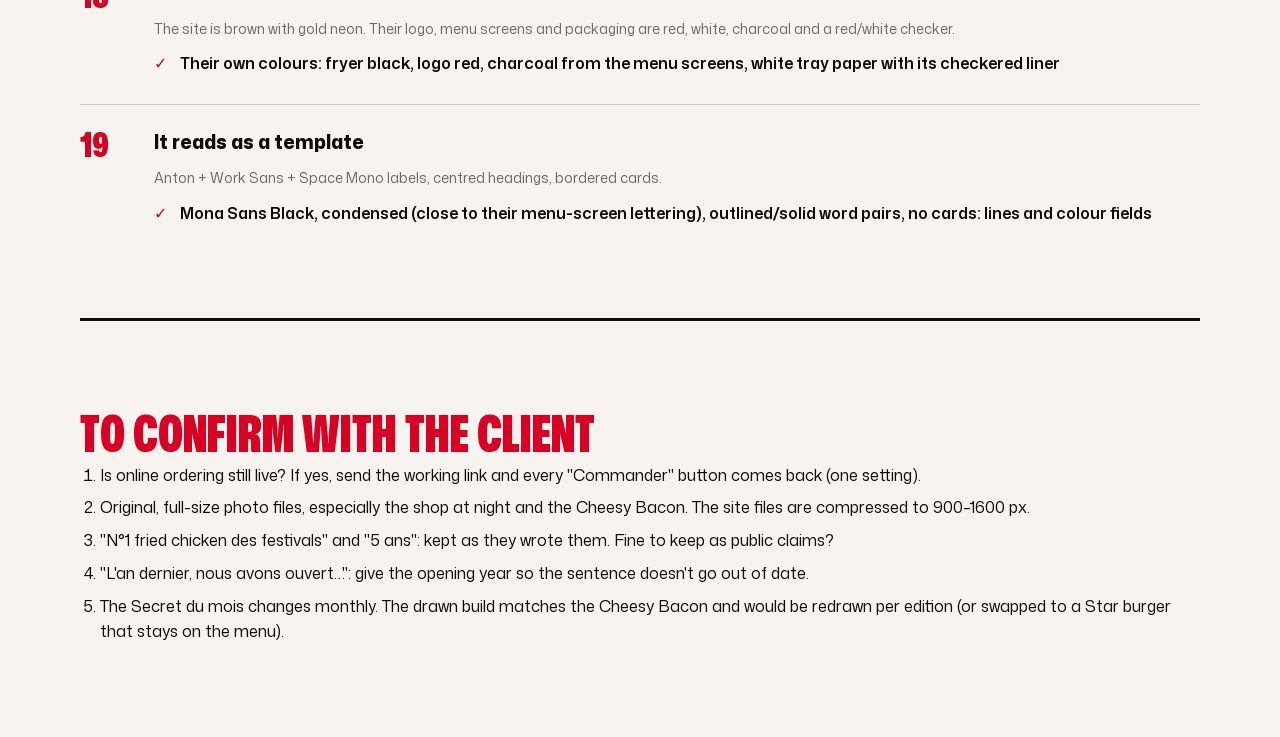
<file: docs/audit.html>
<!DOCTYPE html>
<html lang="en">
<head>
<meta charset="UTF-8">
<meta name="viewport" content="width=device-width, initial-scale=1">
<meta name="robots" content="noindex, nofollow">
<title>Poulet Secret — redesign audit</title>
<link rel="icon" href="assets/img/favicon.png" type="image/png">
<style>
@font-face { font-family: "Mona Sans"; src: url(assets/fonts/MonaSans-latin.woff2) format("woff2"); font-weight: 200 900; font-stretch: 75% 125%; font-display: swap; }
:root { --ink: #0E0C0B; --red: #D80123; --paper: #F7F3EE; }
* { box-sizing: border-box; margin: 0; padding: 0; }
body { font: 400 16px/1.55 "Mona Sans", system-ui, sans-serif; color: var(--ink); background: var(--paper); }
.wrap { width: min(1120px, 100% - 40px); margin: 0 auto; padding: 64px 0 96px; }
h1, h2 { font-weight: 900; font-stretch: 75%; text-transform: uppercase; line-height: .9; }
h1 { font-size: clamp(48px, 8vw, 110px); }
h1 span { color: var(--red); }
.lead { max-width: 46em; margin: 22px 0 10px; font-size: 18px; }
.meta { font-size: 13px; opacity: .7; }
.meta a, .lead a { color: var(--red); }
h2 { font-size: clamp(32px, 4vw, 52px); margin: 64px 0 8px; color: var(--red); }
.flaw { display: grid; grid-template-columns: 56px 1fr; gap: 6px 18px; padding: 22px 0; border-top: 1.5px solid rgba(14,12,11,.16); }
.flaw .n { font-weight: 900; font-stretch: 75%; font-size: 34px; line-height: 1; color: var(--red); }
.flaw h3 { font-size: 19px; font-weight: 800; }
.flaw p, .flaw ol { grid-column: 2; }
.flaw ol { list-style: none; display: grid; gap: 4px; margin: 6px 0; }
.flaw li { padding-left: 26px; position: relative; color: rgba(14,12,11,.72); }
.flaw li::before { content: attr(data-k); position: absolute; left: 0; font-weight: 800; color: rgba(14,12,11,.45); }
.flaw li.pick { color: var(--ink); font-weight: 600; }
.flaw li.pick::before { content: "✓"; color: var(--red); }
.ev { font-size: 14px; color: rgba(14,12,11,.6); }
.confirm { margin-top: 64px; padding-top: 24px; border-top: 3px solid var(--ink); }
.confirm li { margin: 8px 0 0 20px; }
@media (max-width: 640px) { .flaw { grid-template-columns: 1fr; } .flaw p, .flaw ol { grid-column: 1; } }
</style>
</head>
<body>
<div class="wrap">
  <h1>Poulet Secret <span>audit</span></h1>
  <p class="lead">I went through <a href="https://pouletsecret.ch/">pouletsecret.ch</a> on 3 November 2026 and listed every flaw I found. Each one has the options I weighed and the one I used (✓) in the <a href="./">redesign</a>. I worked in your priority order: hero first, then motion, then how each section hands over to the next. All text is the client's own, word for word, from their site, their TV menu PDF and their opening-hours story on Linktree. The only change is one typo fix.</p>
  <p class="meta">Live site: one HTML file of 1.5 MB on Netlify. Photos used: their own (shop, festivals, Cheesy Bacon), plus two free Unsplash stand-ins (hero fried chicken, brioche texture). Logo traced to vector. AI images: none.</p>

  <h2>1 · The hero</h2>
  <div class="flaw"><span class="n">01</span><h3>Two headlines fight, and there is no H1</h3>
    <p class="ev">The tagline is set at 32 px in gold neon, right on top of the shop's own lit "FRIED CHICKEN" sign in the photo, so neither one reads. The page has no &lt;h1&gt;.</p>
    <ol><li data-k="A">Crop the photo so the sign clears the text</li><li data-k="B">Darken the photo and enlarge the tagline</li><li class="pick">Separate them: the photo goes inside the logo, and "The Best fried chicken in Suisse" becomes the H1 at ~8 vw beside it, with "fried" outlined and "chicken" in brand red</li></ol></div>
  <div class="flaw"><span class="n">02</span><h3>First frame shows neither the brand nor the food</h3>
    <p class="ev">The hero is a dark night shot, 1600 px wide, stretched edge to edge. The logo is a 38 px icon in the nav.</p>
    <ol><li data-k="A">Cheesy Bacon photo full-bleed (only 900 px: soft on big screens)</li><li data-k="B">New photo shoot (best, but slow)</li><li class="pick">The red chicken silhouette becomes a window onto a close-up of crispy fried chicken, outlined in red neon like their sign, so brand and food both land in the first second. The stencil lettering is filled in: enlarged to hero size, its rough edges read as horror. The photo is a free Unsplash stand-in; swap in the client's own close-up (B) for launch</li></ol></div>
  <div class="flaw"><span class="n">03</span><h3>The hero doesn't move and leads nowhere</h3>
    <p class="ev">The only motion is a looping neon flicker.</p>
    <ol><li data-k="A">Video background</li><li data-k="B">Parallax photo</li><li class="pick">Scrolling walks you into the shop through the chicken: it zooms through its deepest point until the full "FRIED CHICKEN" storefront fills the screen. Then the tray paper slides over it and the next scene starts with no cut</li></ol></div>

  <h2>2 · Motion and transitions</h2>
  <div class="flaw"><span class="n">04</span><h3>Nothing shows how the food is made</h3>
    <p class="ev">"Fait maison" is just a label.</p>
    <ol><li data-k="A">AI video of frying (tried: free plans watermark the output, and AI food fails the "you can tell" test)</li><li data-k="B">Stock footage (not their food)</li><li class="pick">Their Secret du mois gets built step by step as you scroll, drawn in the red line style of their own wrapper paper: 01 poulet frit (into the oil, crust forms, lifted out) · 02 pain brioché · 03 sauce Poulet Secret ("C'est un secret, demande pas", with the words blacked out) · 04 bacon · 05 cornichons · 06 cheddar poured over · 07 bacon bits. Each layer wears a real food texture: their own cheddar, bacon and pickle, plus brioche and crust. At the end the red ink lifts off, the burger flashes white, and their real burger (cut out of their photo, in the same spot) comes up out of the flash. The two images never sit on top of each other. The steps are their ingredient list, word for word</li></ol></div>
  <div class="flaw"><span class="n">05</span><h3>Sections are stacked boxes with 1 px borders</h3>
    <p class="ev">There are no transitions. The only motion is a slider that auto-advances every 4 s.</p>
    <ol><li data-k="A">Fade-ins on scroll</li><li data-k="B">Generic parallax</li><li class="pick">Every section slides over the one before, which lags behind and dims. All of it is tied to the scroll, so it never jumps and works in reverse. Headings and rows rise in as they arrive. Each handover borrows a real Poulet Secret object: the tray paper slides over the fried chicken, the checkered liner divides sections, the menu screen lights up line by line like their TVs, the festival photos scroll sideways with a ticker of festival names, and the shop neon lights only when the shop is open</li></ol></div>
  <div class="flaw"><span class="n">05b</span><h3>Every click should feel as smooth as the scroll</h3>
    <p class="ev">On the old site, anchor links jump instantly and the slider snaps.</p>
    <ol><li class="pick">Short moves glide, with a duration that follows the distance. Long jumps (for example from the hero to the menu) pass behind a red curtain with the chicken instead of fast-forwarding through the animation, and the top bar stays visible after the jump. On the menu, a red pill slides between tabs, the board eases to its new height while rows come in one by one, and the "Menu" switch counts prices up without moving the layout. Photos and the map fade in as they load</li></ol></div>

  <h2>3 · What the visitor came for</h2>
  <div class="flaw"><span class="n">06</span><h3>The main button is dead</h3>
    <p class="ev">"Commander" appears 3 times and is the primary CTA. On Tue 3 Nov at 16:13 it opened a Lightspeed "page not found", and it isn't on their Linktree either.</p>
    <ol><li data-k="A">Keep it as is</li><li data-k="B">Delete it</li><li class="pick">One <code>ORDER_URL</code> setting. The buttons stay hidden until a working link is pasted there, and "Le menu" + "Itinéraire" become the primary actions. To confirm with the client</li></ol></div>
  <div class="flaw"><span class="n">07</span><h3>Opening hours appear nowhere on the site</h3>
    <p class="ev">They're only in a PDF behind Linktree.</p>
    <ol><li data-k="A">A table in the footer</li><li class="pick">Live status from their hours (Europe/Zurich time): "Ouvert · jusqu'à 14:00" or "Fermé · ouvre à 18:00", shown in the nav, in the phone dock and as a neon sign that only lights when open. Full table with today marked, also sent to Google as structured data</li></ol></div>
  <div class="flaw"><span class="n">08</span><h3>The menu shows 4 dishes out of about 35</h3>
    <p class="ev">The TV menu PDF has wings 3/5/12/24, five burgers, Legends, Kids, sides, five sauces, drinks and the brookie.</p>
    <ol><li data-k="A">Link the PDF</li><li data-k="B">Embed an image of the board</li><li class="pick">The full menu in HTML, the 8 boards as tabs (keyboard-accessible), plus a "Menu" switch that adds +5.50 / +8.50 exactly where the PDF says. The 3 Stars keep their own section</li></ol></div>
  <div class="flaw"><span class="n">09</span><h3>Their headline promise is buried</h3>
    <p class="ev">"GLUTEN FREE FRIED CHICKEN" is the first line of their Linktree bio. On the site it's a "GF" in a stats band.</p>
    <ol><li class="pick">"Option gluten free" in the hero and on the fried-chicken step</li></ol></div>
  <div class="flaw"><span class="n">10</span><h3>Copy slips</h3>
    <p class="ev">"GRENNFIELD FESTIVAL 2026". The Paléo and Albanifest photos aren't in the festival list. "L'an dernier" will go out of date.</p>
    <ol><li class="pick">Typo fixed (Greenfield), the rest kept verbatim and flagged below</li></ol></div>
  <div class="flaw"><span class="n">11</span><h3>The contact form only opens a mail app</h3>
    <p class="ev">It uses <code>mailto:</code>, which does nothing on a phone with no mail app set up.</p>
    <ol><li data-k="A">Formspree</li><li data-k="B">Netlify Forms (their current host, free tier, one attribute)</li><li class="pick">For this staging copy: keep it and show info@pouletsecret.ch as a big link. On their domain: B</li></ol></div>
  <div class="flaw"><span class="n">12</span><h3>Staff tools are linked in the public footer</h3>
    <p class="ev">"Operations Center" and "Finance Center" are shown to every visitor, and both pages answer publicly.</p>
    <ol><li class="pick">Removed from the public site. Recommend putting them behind a login or an unlinked URL</li></ol></div>

  <h2>4 · Speed, search, sharing</h2>
  <div class="flaw"><span class="n">13</span><h3>The whole site is one 1.5 MB file</h3>
    <p class="ev">The 10 photos are inlined as base64 (98% of the bytes) and the logo is embedded twice. Nothing is cached separately and nothing lazy-loads. 1.14 MB transferred before anything shows.</p>
    <ol><li class="pick">Separate WebP files, lazy below the fold, hero preloaded, logo as vector: about 344 KB gzipped for the first view, and every later visit is cached</li></ol></div>
  <div class="flaw"><span class="n">14</span><h3>Invisible to Google and to shares</h3>
    <p class="ev">No meta description, no share image, no favicon, no structured data, and robots.txt returns a 404.</p>
    <ol><li class="pick">All added: Restaurant schema with address, hours and socials, a share image, icons. This staging copy is set to noindex on purpose</li></ol></div>

  <h2>5 · Phones and accessibility</h2>
  <div class="flaw"><span class="n">15</span><h3>Phones get no navigation at all</h3>
    <p class="ev">Below 720 px the nav links disappear and nothing replaces them.</p>
    <ol><li data-k="A">Hamburger menu</li><li class="pick">A bottom dock within thumb reach: live status, Le menu, Itinéraire</li></ol></div>
  <div class="flaw"><span class="n">16</span><h3>The slider moves on its own</h3>
    <p class="ev">It advances every 4 s with no pause, and the slides are background images with no alt text.</p>
    <ol><li class="pick">You drive the gallery: it scrolls sideways on desktop and swipes on phones, using real images with alt text</li></ol></div>
  <div class="flaw"><span class="n">17</span><h3>Reduced-motion users</h3>
    <ol><li class="pick">With reduced motion on, the page drops all scroll effects and shows a complete static layout: the photo, every step, the full menu</li></ol></div>

  <h2>6 · Look</h2>
  <div class="flaw"><span class="n">18</span><h3>The colours aren't theirs</h3>
    <p class="ev">The site is brown with gold neon. Their logo, menu screens and packaging are red, white, charcoal and a red/white checker.</p>
    <ol><li class="pick">Their own colours: fryer black, logo red, charcoal from the menu screens, white tray paper with its checkered liner</li></ol></div>
  <div class="flaw"><span class="n">19</span><h3>It reads as a template</h3>
    <p class="ev">Anton + Work Sans + Space Mono labels, centred headings, bordered cards.</p>
    <ol><li class="pick">Mona Sans Black, condensed (close to their menu-screen lettering), outlined/solid word pairs, no cards: lines and colour fields</li></ol></div>

  <div class="confirm">
    <h2>To confirm with the client</h2>
    <ol>
      <li>Is online ordering still live? If yes, send the working link and every "Commander" button comes back (one setting).</li>
      <li>Original, full-size photo files, especially the shop at night and the Cheesy Bacon. The site files are compressed to 900–1600 px.</li>
      <li>"N°1 fried chicken des festivals" and "5 ans": kept as they wrote them. Fine to keep as public claims?</li>
      <li>"L'an dernier, nous avons ouvert…": give the opening year so the sentence doesn't go out of date.</li>
      <li>The Secret du mois changes monthly. The drawn build matches the Cheesy Bacon and would be redrawn per edition (or swapped to a Star burger that stays on the menu).</li>
    </ol>
  </div>
</div>
</body>
</html>
</file>
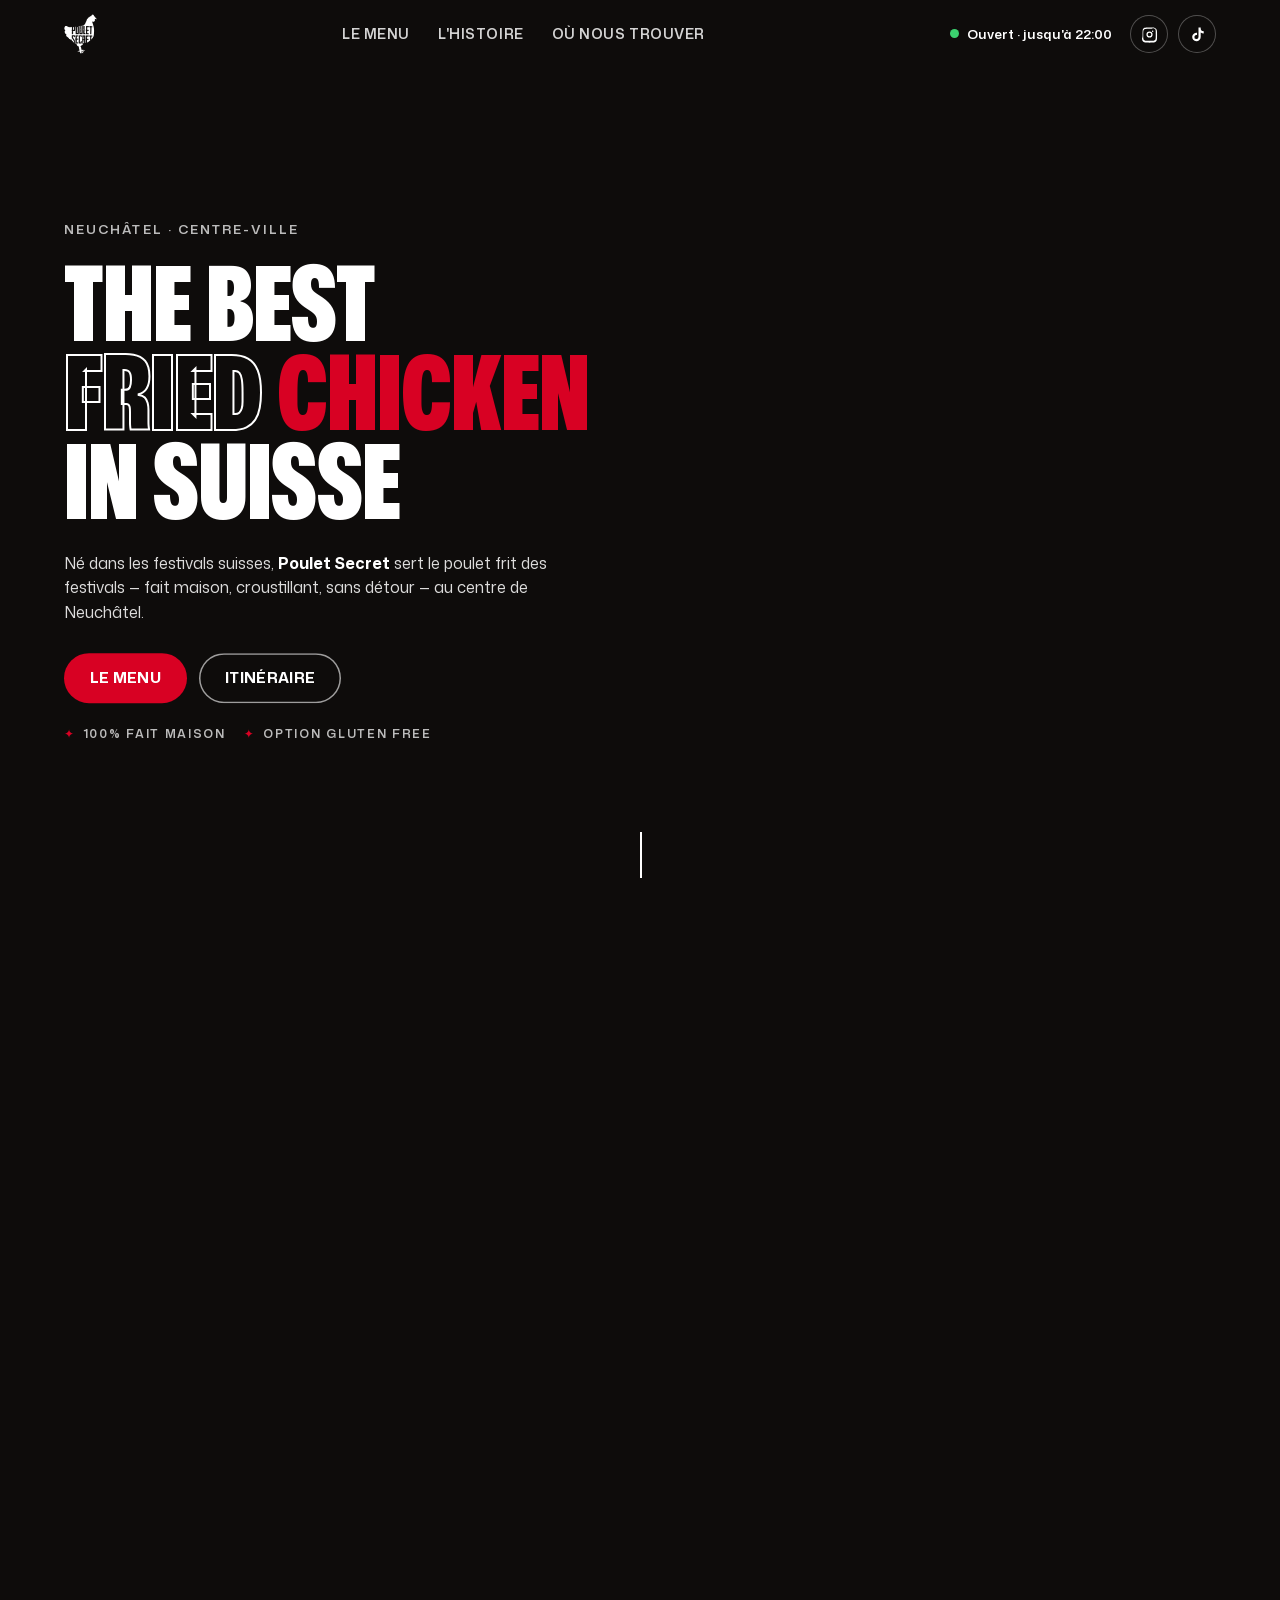
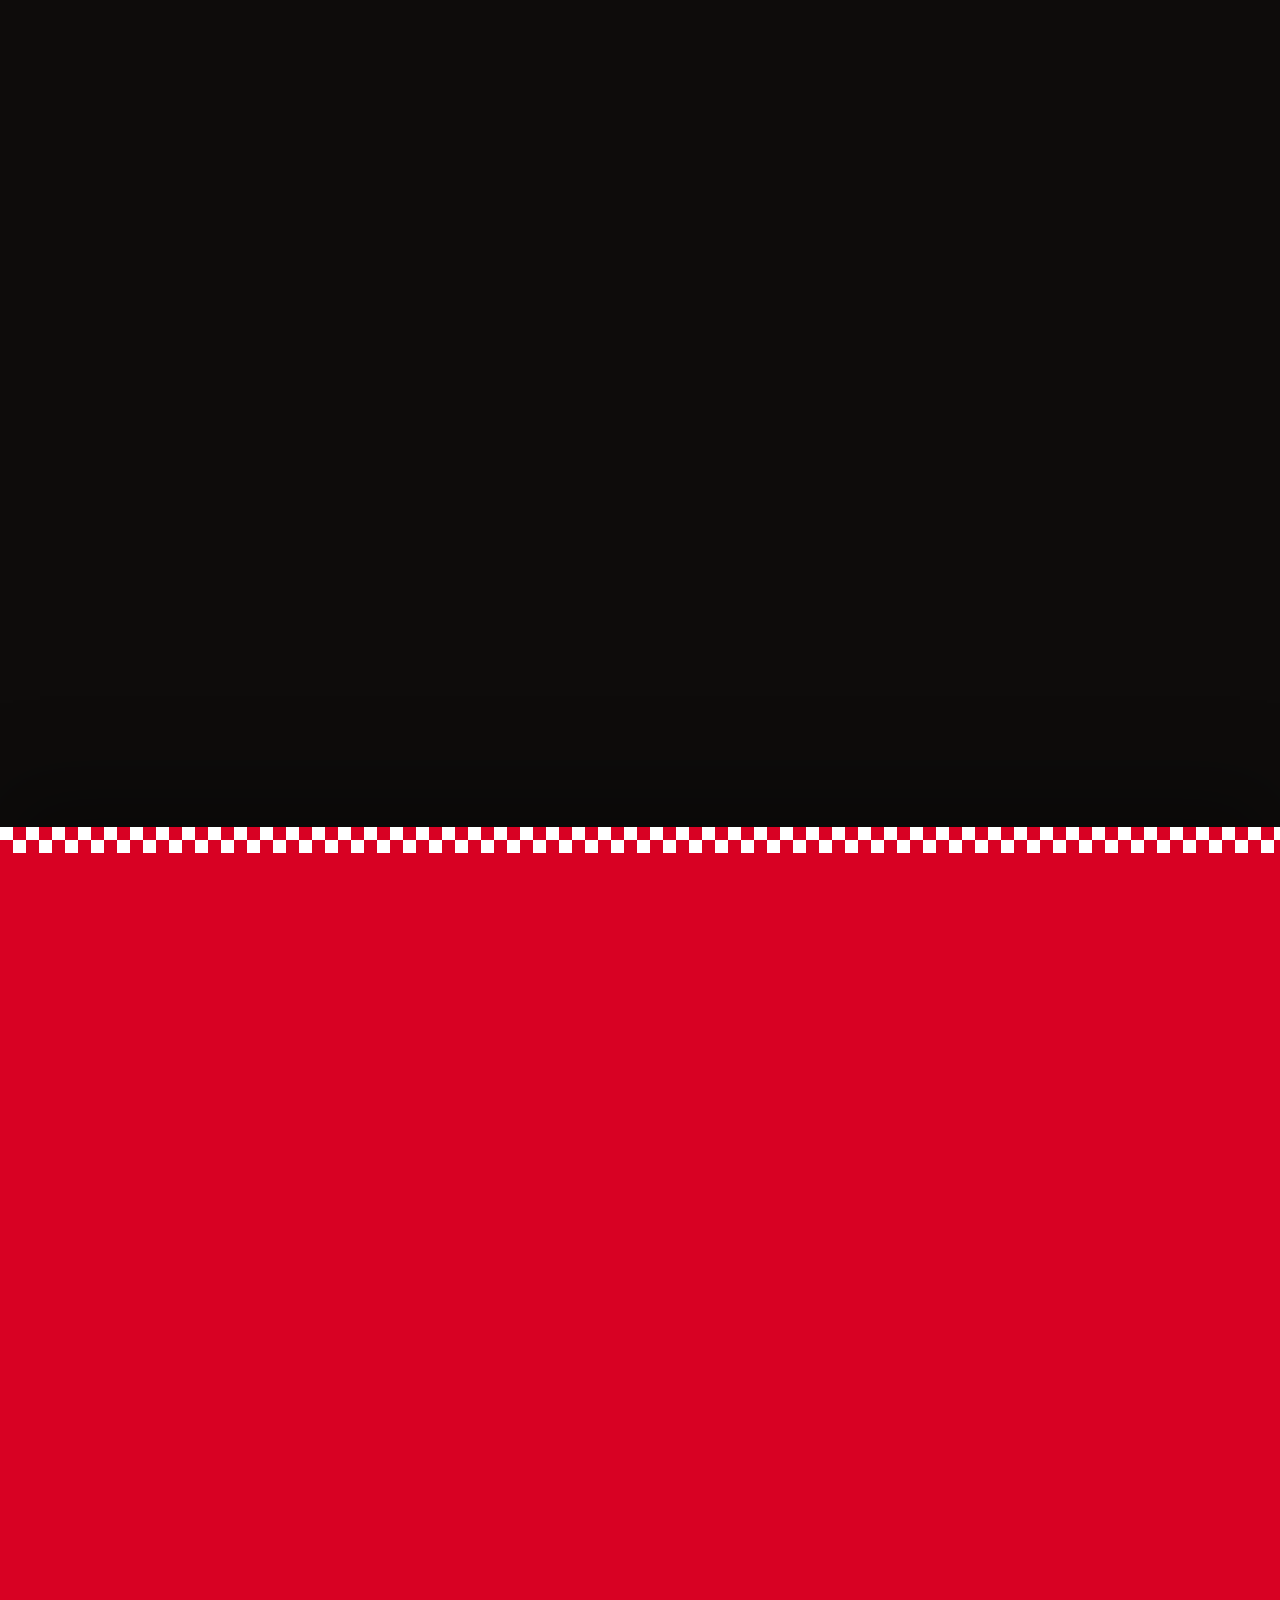
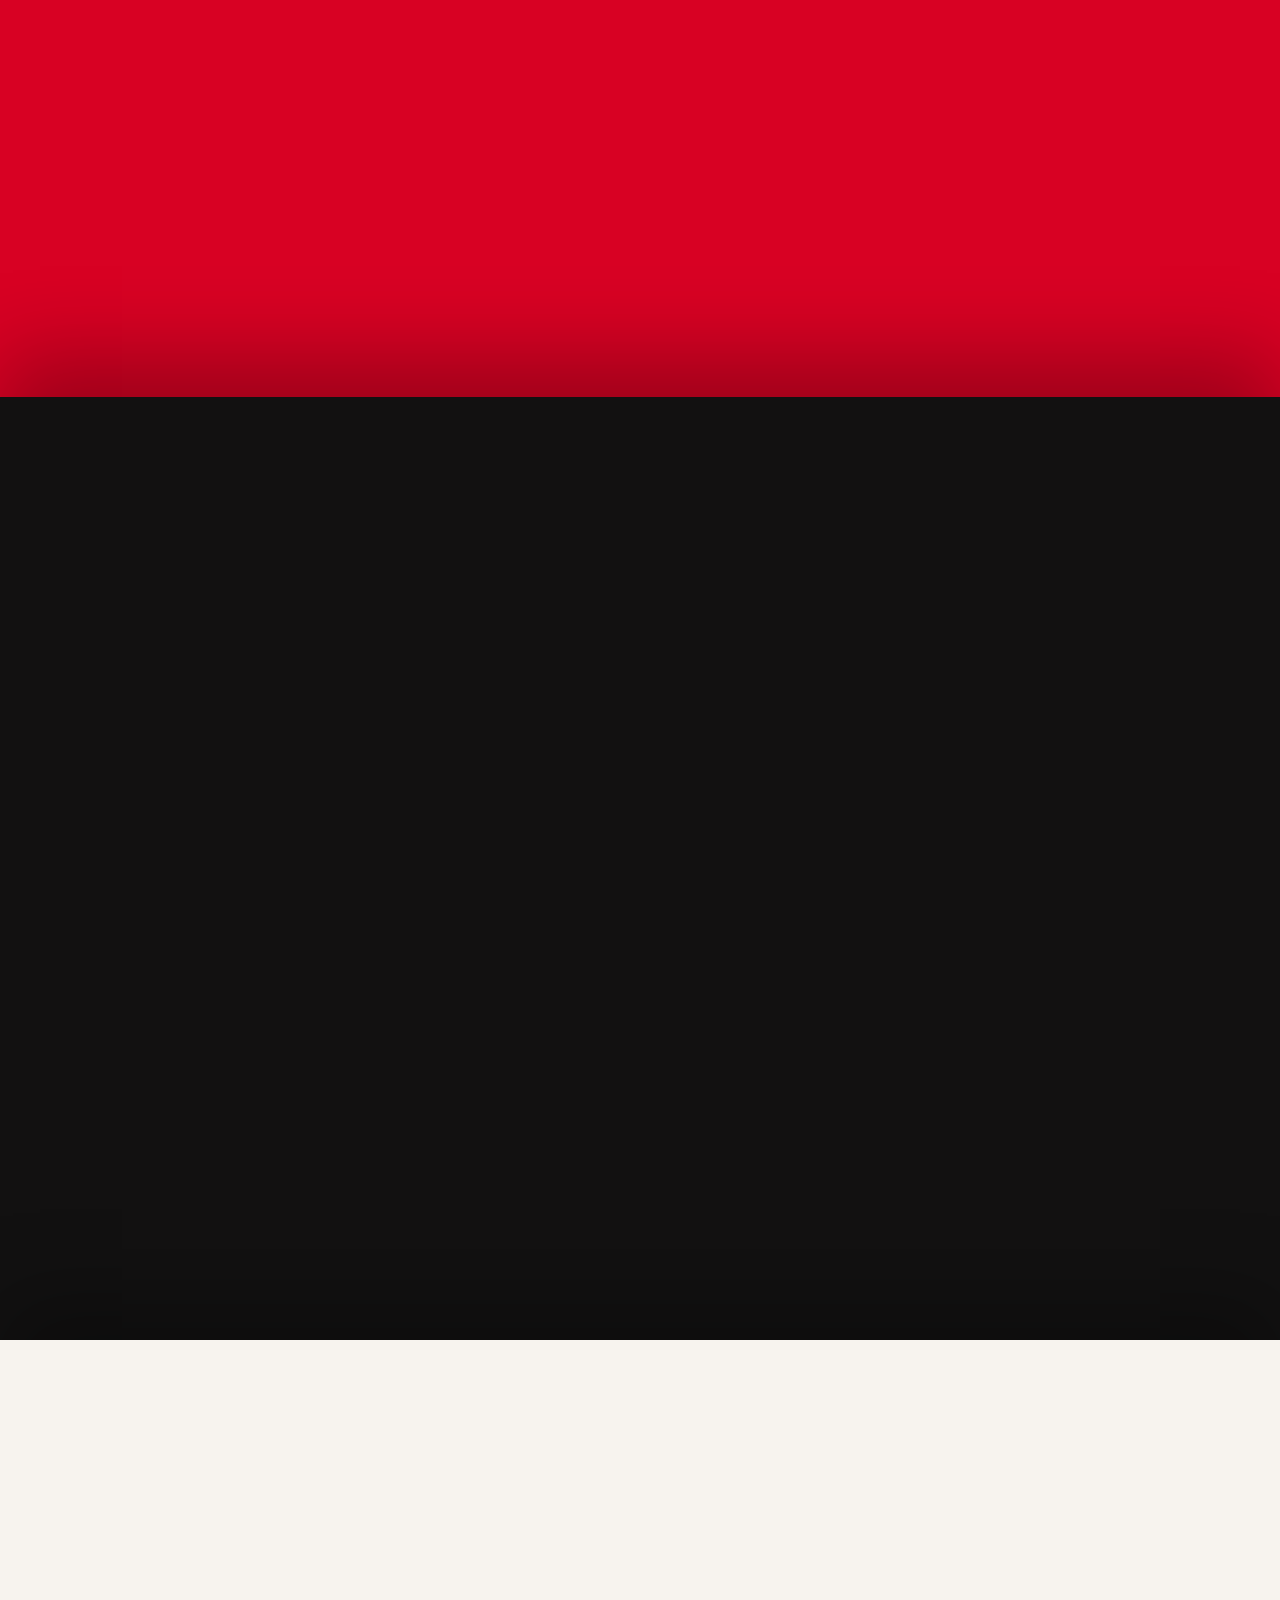
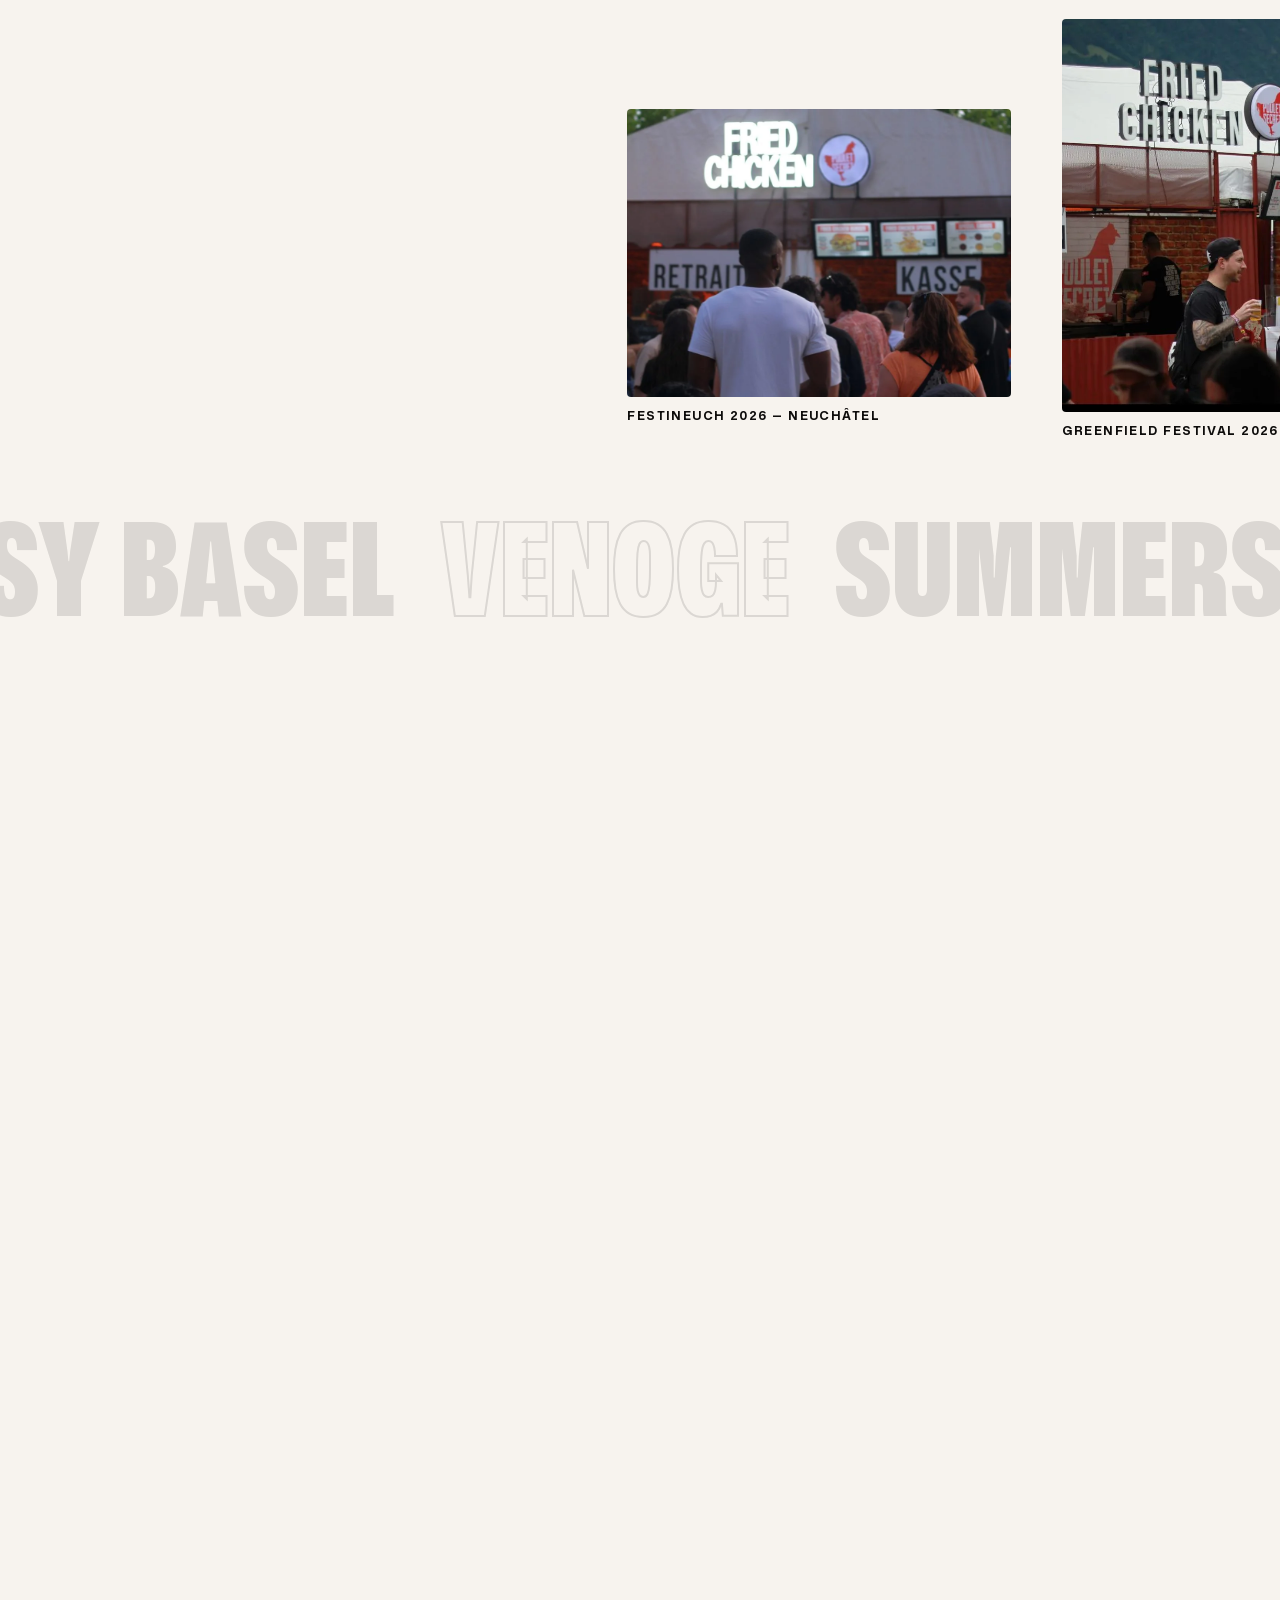
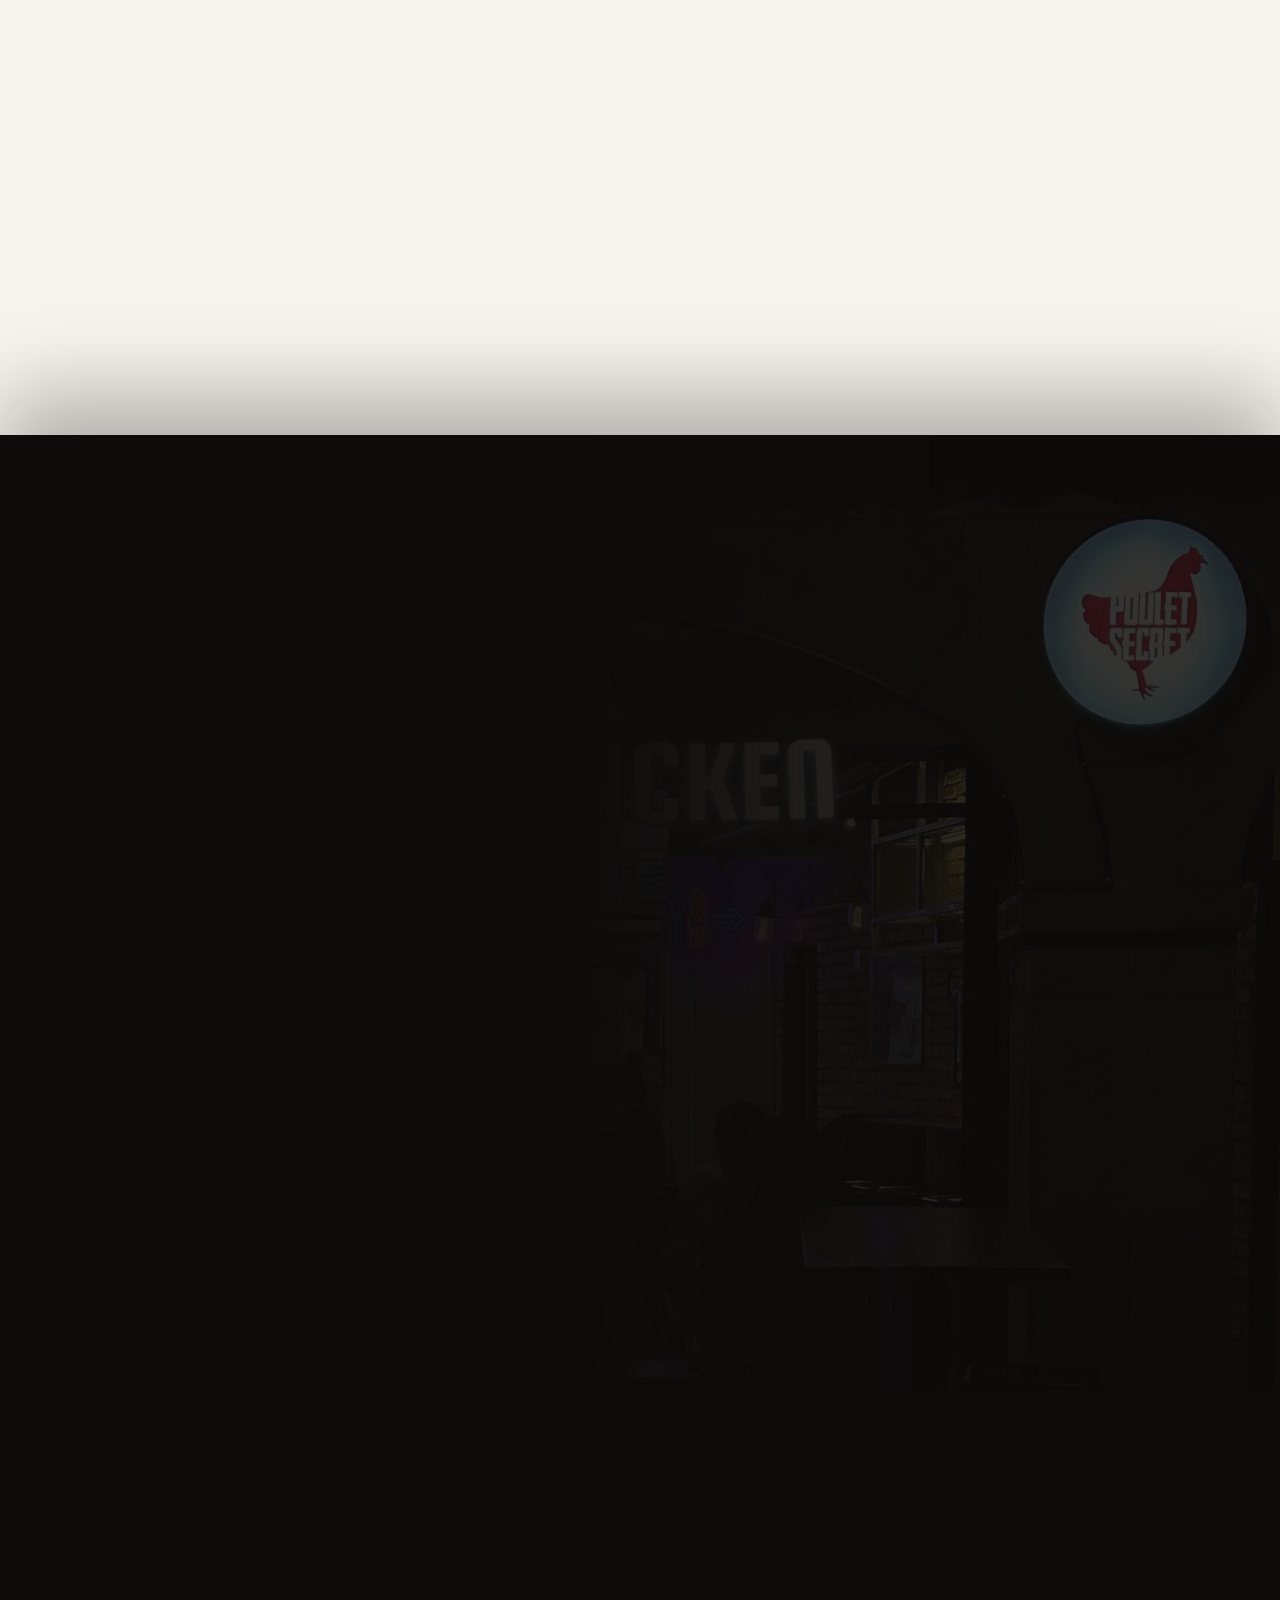
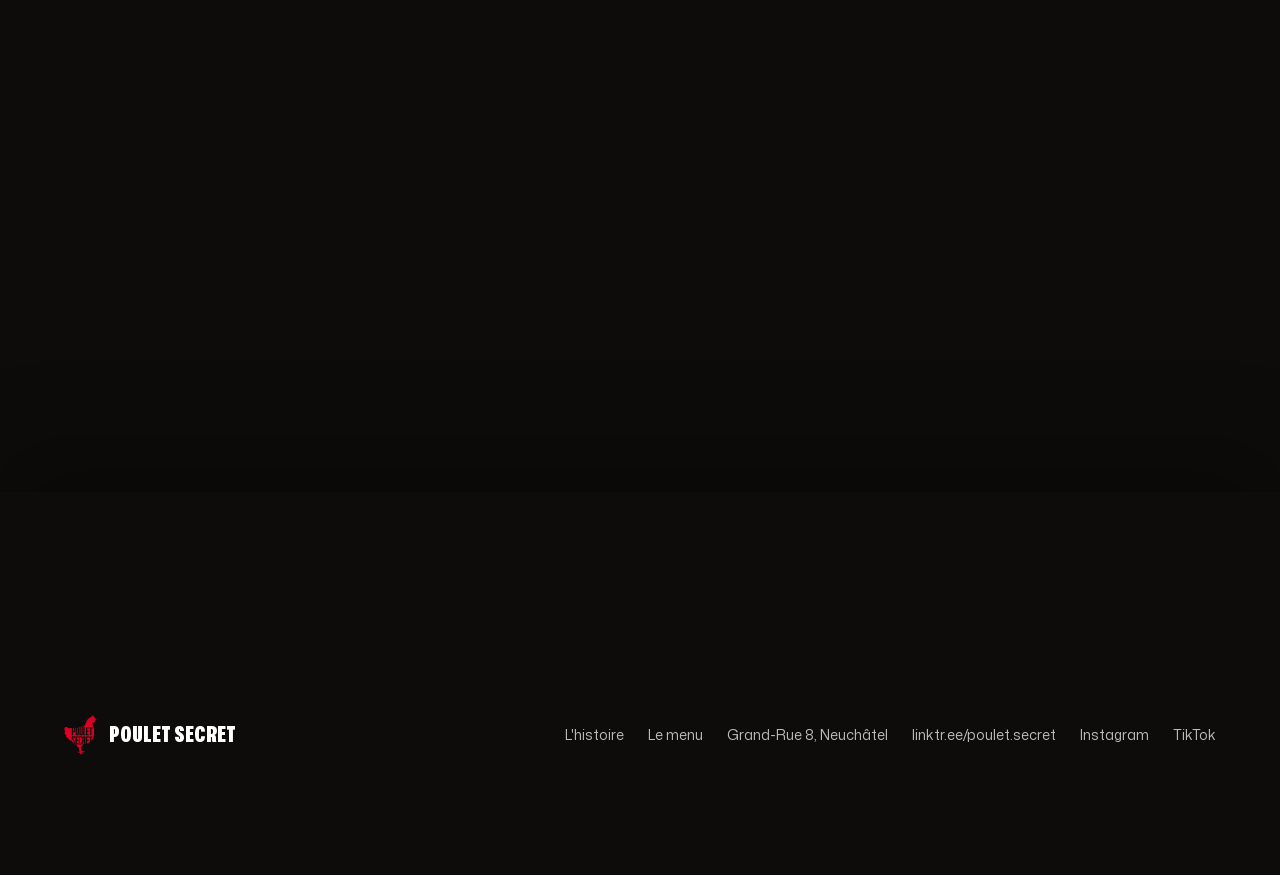
<file: docs/index.src.html>
<!DOCTYPE html>
<html lang="fr">
<head>
<meta charset="UTF-8">
<meta name="viewport" content="width=device-width, initial-scale=1">
<meta name="robots" content="noindex, nofollow">
<meta name="color-scheme" content="dark light">
<meta name="theme-color" content="#0E0C0B">
<title>Poulet Secret — The Best fried chicken in Suisse</title>
<meta name="description" content="Né dans les festivals suisses, Poulet Secret sert le poulet frit des festivals — fait maison, croustillant, sans détour — au centre de Neuchâtel.">
<meta property="og:type" content="restaurant">
<meta property="og:title" content="Poulet Secret — The Best fried chicken in Suisse">
<meta property="og:description" content="Né dans les festivals suisses, Poulet Secret sert le poulet frit des festivals — fait maison, croustillant, sans détour — au centre de Neuchâtel.">
<meta property="og:image" content="https://timoteoadrogue.github.io/poulet-secret/assets/img/og.jpg">
<meta property="og:url" content="https://timoteoadrogue.github.io/poulet-secret/">
<link rel="icon" href="assets/img/favicon.png" type="image/png">
<link rel="apple-touch-icon" href="assets/img/apple-touch-icon.png">
<link rel="preload" href="assets/fonts/MonaSans-latin.woff2" as="font" type="font/woff2" crossorigin>
<link rel="preload" href="assets/img/hero-chicken.webp" as="image">
<link rel="stylesheet" href="assets/styles.css?v=3">
<script>document.documentElement.classList.add('js'); window.__errs = []; addEventListener('error', e => window.__errs.push(String(e.message)));</script>
<script type="application/ld+json">
{"@context":"https://schema.org","@type":"Restaurant","name":"Poulet Secret","servesCuisine":"Fried chicken","priceRange":"CHF","image":"https://timoteoadrogue.github.io/poulet-secret/assets/img/og.jpg",
"address":{"@type":"PostalAddress","streetAddress":"Grand-Rue 8","postalCode":"2000","addressLocality":"Neuchâtel","addressCountry":"CH"},
"geo":{"@type":"GeoCoordinates","latitude":46.9921955,"longitude":6.9290293},
"email":"info@pouletsecret.ch","sameAs":["https://www.instagram.com/pouletsecret.ch/","https://www.tiktok.com/@pouletsecret","https://linktr.ee/poulet.secret"],
"openingHoursSpecification":[
{"@type":"OpeningHoursSpecification","dayOfWeek":["Monday","Tuesday","Wednesday","Thursday","Friday"],"opens":"11:30","closes":"14:00"},
{"@type":"OpeningHoursSpecification","dayOfWeek":["Monday","Tuesday","Wednesday","Thursday"],"opens":"18:00","closes":"21:30"},
{"@type":"OpeningHoursSpecification","dayOfWeek":"Friday","opens":"18:00","closes":"22:00"},
{"@type":"OpeningHoursSpecification","dayOfWeek":"Saturday","opens":"11:30","closes":"22:00"},
{"@type":"OpeningHoursSpecification","dayOfWeek":"Sunday","opens":"11:30","closes":"21:30"}]}
</script>
</head>
<body>

<svg width="0" height="0" style="position:absolute" aria-hidden="true">
  <defs><path id="chk" vector-effect="non-scaling-stroke" transform="translate(0,2200) scale(0.1,-0.1)" d="<!--CHK_PATH-->"/></defs>
</svg>

<header class="bar">
  <a class="bar-logo" href="#top" aria-label="Poulet Secret, retour en haut"><img src="assets/img/logo-white.png" alt="" width="912" height="1100"></a>
  <nav class="bar-links" aria-label="Sections">
    <a href="#menu">Le menu</a>
    <a href="#histoire">L'histoire</a>
    <a href="#lieu">Où nous trouver</a>
  </nav>
  <div class="bar-right">
    <p class="status" data-status><span class="dot" aria-hidden="true"></span><span class="status-txt">Heures d'ouverture</span></p>
    <a class="icon" href="https://www.instagram.com/pouletsecret.ch/" target="_blank" rel="noopener" aria-label="Instagram"><svg viewBox="0 0 24 24"><path d="M12 2.2c3.2 0 3.6 0 4.85.07 1.17.05 1.97.24 2.43.4a4.9 4.9 0 0 1 1.77 1.15 4.9 4.9 0 0 1 1.15 1.77c.16.46.35 1.26.4 2.43.06 1.25.07 1.65.07 4.85s0 3.6-.07 4.85c-.05 1.17-.24 1.97-.4 2.43a4.9 4.9 0 0 1-1.15 1.77 4.9 4.9 0 0 1-1.77 1.15c-.46.16-1.26.35-2.43.4-1.25.06-1.65.07-4.85.07s-3.6 0-4.85-.07c-1.17-.05-1.97-.24-2.43-.4a4.9 4.9 0 0 1-1.77-1.15 4.9 4.9 0 0 1-1.15-1.77c-.16-.46-.35-1.26-.4-2.43C2.2 15.6 2.2 15.2 2.2 12s0-3.6.07-4.85c.05-1.17.24-1.97.4-2.43A4.9 4.9 0 0 1 3.82 3c.46-.16 1.26-.35 2.43-.4C7.5 2.2 7.9 2.2 12 2.2zm0 1.8c-3.14 0-3.5 0-4.74.07-.96.04-1.48.2-1.82.33-.46.18-.78.39-1.13.74-.35.35-.56.67-.74 1.13-.13.34-.29.86-.33 1.82C3.18 8.5 3.18 8.86 3.18 12s0 3.5.06 4.74c.04.96.2 1.48.33 1.82.18.46.39.78.74 1.13.35.35.67.56 1.13.74.34.13.86.29 1.82.33 1.24.06 1.6.06 4.74.06s3.5 0 4.74-.06c.96-.04 1.48-.2 1.82-.33.46-.18.78-.39 1.13-.74.35-.35.56-.67.74-1.13.13-.34.29-.86.33-1.82.06-1.24.06-1.6.06-4.74s0-3.5-.06-4.74c-.04-.96-.2-1.48-.33-1.82a3.1 3.1 0 0 0-.74-1.13 3.1 3.1 0 0 0-1.13-.74c-.34-.13-.86-.29-1.82-.33C15.5 4 15.14 4 12 4zm0 3.65a4.35 4.35 0 1 1 0 8.7 4.35 4.35 0 0 1 0-8.7zm0 1.8a2.55 2.55 0 1 0 0 5.1 2.55 2.55 0 0 0 0-5.1zm5.54-1.98a1.02 1.02 0 1 1-2.04 0 1.02 1.02 0 0 1 2.04 0z"/></svg></a>
    <a class="icon" href="https://www.tiktok.com/@pouletsecret" target="_blank" rel="noopener" aria-label="TikTok"><svg viewBox="0 0 24 24"><path d="M16.5 2h-3.1v13.6a2.9 2.9 0 1 1-2.05-2.77V9.6a6 6 0 1 0 5.15 5.94V9.13a7.3 7.3 0 0 0 4.3 1.38V7.4a4.2 4.2 0 0 1-4.3-4.2V2z"/></svg></a>
  </div>
</header>

<main>

<div class="intro"><div class="intro-pin">

<!-- 1 · HERO: the logo is the window onto the shop; scrolling walks in through the chicken -->
<section class="hero" id="top" aria-labelledby="hero-title">
  <div class="hero-stage">
    <img class="hero-photo" src="assets/img/hero-chicken.webp" alt="Du poulet frit croustillant" width="1800" height="2400" fetchpriority="high">
    <svg class="hero-veil" viewBox="0 0 1440 900" preserveAspectRatio="none" aria-hidden="true">
      <defs>
        <mask id="hole" maskUnits="userSpaceOnUse" x="-50000" y="-50000" width="100000" height="100000">
          <rect x="-50000" y="-50000" width="100000" height="100000" fill="#fff"/>
          <g class="hole-g" transform="matrix(.36 0 0 .36 760 50)"><use href="#chk" fill="#000"/></g>
        </mask>
      </defs>
      <rect class="veil-rect" x="-50000" y="-50000" width="100000" height="100000" mask="url(#hole)"/>
      <g class="rim-g" transform="matrix(.36 0 0 .36 760 50)"><use class="rim" href="#chk"/></g>
    </svg>
    <div class="hero-copy">
      <p class="eyebrow">Neuchâtel · Centre-ville</p>
      <h1 id="hero-title" class="hero-title">
        <span class="l l1">The Best</span>
        <span class="l l2"><span class="o">Fried</span> <span class="r">chicken</span></span>
        <span class="l l3">in Suisse</span>
      </h1>
      <p class="hero-sub">Né dans les festivals suisses, <b>Poulet Secret</b> sert le poulet frit des festivals — fait maison, croustillant, sans détour — au centre de Neuchâtel.</p>
      <div class="ctas">
        <a class="btn btn-red" href="#menu">Le menu</a>
        <a class="btn btn-line" href="https://maps.app.goo.gl/cTDcNf3a1ir9ze2u6" target="_blank" rel="noopener">Itinéraire</a>
        <a class="btn btn-line" data-order hidden target="_blank" rel="noopener">Commander</a>
      </div>
      <p class="hero-tags"><span>100% Fait maison</span><span>Option gluten free</span></p>
    </div>
    <p class="scroll-cue" aria-hidden="true"><span></span></p>
  </div>
</section>

<!-- 2 · LE SECRET DU MOIS: the tray paper slides in over the shop; the burger is built on it, then turns real -->
<section class="making" id="secret" aria-labelledby="secret-title">
  <div class="making-stage">
    <p class="making-head"><span class="tag">Édition limitée</span> <span class="eyebrow">Le Secret du mois</span></p>

    <div class="build" aria-hidden="true">
      <svg class="build-svg" viewBox="0 0 600 640"></svg>
      <img class="build-photo" src="assets/img/p08-cut.webp" alt="Le Cheesy Bacon de Poulet Secret" width="900" height="900" loading="lazy">
      <div class="flash"></div>
    </div>

    <ol class="steps" aria-label="Le Cheesy Bacon, ingrédient par ingrédient">
      <li class="step" data-step="1"><span class="n">01</span><h3>Poulet frit</h3><p>fait maison, croustillant, sans détour</p><p class="chip">Option gluten free</p></li>
      <li class="step" data-step="2"><span class="n">02</span><h3>Pain brioché</h3></li>
      <li class="step" data-step="3"><span class="n">03</span><h3>Sauce Poulet Secret</h3><p><span class="redact"><span>C'est un secret,</span></span> demande pas</p></li>
      <li class="step" data-step="4"><span class="n">04</span><h3>Bacon croustillant</h3></li>
      <li class="step" data-step="5"><span class="n">05</span><h3>Cornichons</h3></li>
      <li class="step" data-step="6"><span class="n">06</span><h3>Melty Cheddar nappé sur le dessus</h3></li>
      <li class="step" data-step="7"><span class="n">07</span><h3>Éclats de bacon</h3></li>
    </ol>

    <div class="reveal">
      <h2 id="secret-title" class="reveal-title">Cheesy Bacon</h2>
      <p class="desc">Pain brioché, poulet frit, sauce Poulet Secret, bacon croustillant, cornichons, Melty Cheddar nappé sur le dessus et éclats de bacon.</p>
      <p class="price"><b>21.00</b> CHF le burger <span>ou 26.50 CHF en menu</span></p>
      <p class="small">Menu +5.50 CHF : thé maison, frites, sauce.</p>
      <div class="ctas"><a class="btn btn-red" href="#menu">Le menu</a><a class="btn btn-ink" data-order hidden target="_blank" rel="noopener">Commander</a></div>
    </div>

    <div class="rail" role="group" aria-label="Étapes"><button type="button" data-go="1">01</button><button type="button" data-go="2">02</button><button type="button" data-go="3">03</button><button type="button" data-go="4">04</button><button type="button" data-go="5">05</button><button type="button" data-go="6">06</button><button type="button" data-go="7">07</button></div>
  </div>
</section>

</div></div>

<!-- 3 · STARS -->
<section class="stars" id="stars" aria-labelledby="stars-title">
  <div class="checker" aria-hidden="true"></div>
  <div class="wrap">
    <div class="stars-head" data-rise>
      <p class="eyebrow">Nos favoris</p>
      <h2 id="stars-title" class="big">Poulet Secret Stars</h2>
      <p>Les trois incontournables — servis en menu complet.</p>
    </div>
    <ul class="star-list">
      <li class="star" data-rise>
        <svg class="star-ico" viewBox="0 0 120 120" aria-hidden="true"><path pathLength="1" d="M18 62c0-24 19-40 42-40s42 16 42 40Z M16 70h88 M18 80c10 6 20-4 30 2s20-4 30 2 18-2 24 0 M20 90h80c0 10-8 16-18 16H38c-10 0-18-6-18-16Z M40 40l2 2 M60 34l2 2 M78 42l2 2"/></svg>
        <div class="star-main"><p class="badge">★ Spicy</p><h3>Burger Spicy</h3><p class="desc">Pain brioché, sauce spicy Poulet Secret, piments rouges, melty cheddar, poulet frit, salade iceberg.</p></div>
        <div class="star-price"><p class="p">15.50<small> CHF</small></p><p class="alt">ou 21 CHF en menu</p><p class="inc">Menu +5.50 CHF : boisson (thé maison), frites, sauce.</p></div>
      </li>
      <li class="star" data-rise>
        <svg class="star-ico" viewBox="0 0 120 120" aria-hidden="true"><path pathLength="1" d="M22 30l38 78 38-78Z M30 30c2-10 12-12 16-6 4-10 18-10 20 0 6-8 18-4 18 6 M40 50c6 2 10-2 14 2 M58 64c6 0 8-4 12 0 M48 80c4 2 8 0 10 2"/></svg>
        <div class="star-main"><p class="badge">★ Legends</p><h3>Bites</h3><p class="aside">(sounds better in English 😏)</p><p class="desc">250 g de poulet frit maison, coupé en bouchées, sauce au choix.</p></div>
        <div class="star-price"><p class="p">16.50<small> CHF</small></p><p class="alt">ou 22 CHF en menu</p><p class="inc">Menu +5.50 CHF : boisson (thé maison), frites, sauce.</p></div>
      </li>
      <li class="star" data-rise>
        <svg class="star-ico" viewBox="0 0 120 120" aria-hidden="true"><path pathLength="1" d="M20 44c6-14 22-14 30-6 10-10 26-6 28 6-6 10-20 14-30 8-10 8-24 4-28-8Z M44 70c6-14 22-14 30-6 10-10 26-6 28 6-6 10-20 14-30 8-10 8-24 4-28-8Z M16 96h88"/></svg>
        <div class="star-main"><p class="badge">★ Secret Tenders</p><h3>Tenders</h3><p class="desc">250 g de poulet frit maison, sauce au choix.</p></div>
        <div class="star-price"><p class="p">14.00<small> CHF</small></p><p class="alt">ou 22.50 CHF en menu</p><p class="inc">Menu +8.50 CHF : boisson (thé maison), cole slaw, pain maison, frites, sauce.</p></div>
      </li>
    </ul>
  </div>
</section>

<!-- 4 · LE MENU: the restaurant's TV menu boards, switched on -->
<section class="board" id="menu" aria-labelledby="menu-title">
  <div class="tv">
    <div class="tv-inner">
      <div class="board-head" data-rise>
        <h2 id="menu-title" class="big">Le menu</h2>
        <label class="switch"><input type="checkbox" data-menu-toggle><span class="knob" aria-hidden="true"></span><span>Menu</span></label>
      </div>
      <div class="tabs" role="tablist" aria-label="Catégories">
        <span class="tab-pill" aria-hidden="true"></span>
        <button role="tab" id="t-chicken" aria-controls="c-chicken" aria-selected="true">Fried chicken</button>
        <button role="tab" id="t-burgers" aria-controls="c-burgers" aria-selected="false" tabindex="-1">Burgers</button>
        <button role="tab" id="t-legends" aria-controls="c-legends" aria-selected="false" tabindex="-1">Legends</button>
        <button role="tab" id="t-kids" aria-controls="c-kids" aria-selected="false" tabindex="-1">Kids</button>
        <button role="tab" id="t-sides" aria-controls="c-sides" aria-selected="false" tabindex="-1">Sides</button>
        <button role="tab" id="t-sauces" aria-controls="c-sauces" aria-selected="false" tabindex="-1">Sauces</button>
        <button role="tab" id="t-drinks" aria-controls="c-drinks" aria-selected="false" tabindex="-1">Boisson</button>
        <button role="tab" id="t-desserts" aria-controls="c-desserts" aria-selected="false" tabindex="-1">Desserts</button>
      </div>

      <div class="panels">
      <div class="panel" role="tabpanel" id="c-chicken" aria-labelledby="t-chicken" data-plus="8.5">
        <h3 class="bar-title">Crispy wings</h3>
        <ul class="items">
          <li><b>3 pieces</b><i data-p="8.50"></i></li>
          <li><b>5 pieces</b><i data-p="12.50"></i></li>
          <li><b>12 pieces</b><i data-p="27.00"></i></li>
          <li><b>24 pieces</b><i data-p="49.00"></i></li>
        </ul>
        <h3 class="bar-title">Secret tenders</h3>
        <ul class="items"><li><b>Tenders <small>250gr</small></b><i data-p="14.00"></i></li></ul>
        <p class="plus"><b>+8.5 CHF Menu</b> Boisson (thé maison), Cole salade, Pain maison, Frites maison, Sauce</p>
      </div>

      <div class="panel" role="tabpanel" id="c-burgers" aria-labelledby="t-burgers" data-plus="5.5" hidden>
        <ul class="items">
          <li><b>L'Original</b><span>Pain brioché, sauce Poulet Secret, melty cheddar, poulet frit, cornichons, coleslaw.</span><i data-p="15.50"></i></li>
          <li><b>MCB</b><span>Pain brioché, sauce Fresh Mayo, oignons pickles, bacon, poulet frit, salade iceberg.</span><i data-p="15.50"></i></li>
          <li><b>Spicy</b><span>Pain brioché, sauce spicy Poulet Secret, piments rouges, melty cheddar, poulet frit, salade iceberg.</span><i data-p="15.50"></i></li>
          <li><b>BBQ</b><span>Pain brioché, sauce Honey BBQ, cornichons, poulet frit, oignons caramélisés, bacon.</span><i data-p="16.50"></i></li>
          <li><b>BCB</b><span>Pain brioché, sauce Poulet Secret, poulet frit, cornichons.</span><i data-p="13.50"></i></li>
        </ul>
        <p class="note">Les burgers ne sont pas accompagnés de frites, de boissons ni de sauce supplémentaire.</p>
        <p class="plus"><b>+5.5 CHF Menu</b> Boisson (thé maison), Frites maison, Sauce</p>
      </div>

      <div class="panel" role="tabpanel" id="c-legends" aria-labelledby="t-legends" data-plus="5.5" hidden>
        <ul class="items">
          <li><b>Special</b><span>Frites, melty cheddar, coleslaw, Secret Tenders, sauce au choix.</span><i data-p="20.00"></i></li>
          <li><b>Bites</b><span>250 g de poulet frit maison, coupé en bouchées, sauce au choix.</span><i data-p="16.50"></i></li>
        </ul>
        <p class="plus"><b>+5.5 CHF Menu</b> Boisson (thé maison), Frites maison, Sauce</p>
      </div>

      <div class="panel" role="tabpanel" id="c-kids" aria-labelledby="t-kids" hidden>
        <ul class="items">
          <li><b>Burger <small>Frites, boisson, sauce</small></b><span>Pain brioche, bbq sauce, poulet frit</span><i data-p="13.00"></i></li>
          <li><b>Tenders <small>Frites, boisson, sauce</small></b><span>Poulet frit</span><i data-p="13.00"></i></li>
        </ul>
      </div>

      <div class="panel" role="tabpanel" id="c-sides" aria-labelledby="t-sides" hidden>
        <ul class="items">
          <li><b>Frites <small>(cajun dispo)</small></b><span>Faites maison</span><i data-p="4.50"></i></li>
          <li><b>Coleslaw</b><span>Faites maison</span><i data-p="4.00"></i></li>
          <li><b>Sauce</b><span>Poulet Secret, Fresh Mayo, Satay, Poulet Spicy, Bbq, Ketchup</span><i data-p="1.00"></i></li>
          <li><b>Pain</b><span>Faites maison</span><i data-p="2.00"></i></li>
        </ul>
      </div>

      <div class="panel" role="tabpanel" id="c-sauces" aria-labelledby="t-sauces" hidden>
        <ul class="items">
          <li><b>Poulet Secret</b><span>C'est un secret, demande pas</span><i data-p="1.00"></i></li>
          <li><b>Fresh Mayo</b><span>C'est pas un secret, c'est juste fresh</span><i data-p="1.00"></i></li>
          <li><b>BBQ</b><span>Fumé comme une vraie grillade</span><i data-p="1.00"></i></li>
          <li><b>Satay</b><span>Explosion Exotique — Coco &amp; Cacahuète Inside</span><i data-p="1.00"></i></li>
          <li><b>Spicy</b><span>Doux, mais pas trop</span><i data-p="1.00"></i></li>
        </ul>
      </div>

      <div class="panel" role="tabpanel" id="c-drinks" aria-labelledby="t-drinks" hidden>
        <ul class="items">
          <li><b>Thé maison</b><span>Hibiscus Special</span><i data-p="3.00"></i></li>
          <li><b>Coca-Cola</b><i data-p="4.00"></i></li>
          <li><b>Fanta</b><i data-p="4.00"></i></li>
          <li><b>Sprite</b><i data-p="4.00"></i></li>
          <li><b>Moretti <small>50 cl</small></b><i data-p="6.00"></i></li>
        </ul>
      </div>

      <div class="panel" role="tabpanel" id="c-desserts" aria-labelledby="t-desserts" hidden>
        <ul class="items"><li><b>Brookie</b><span>Brownie avec Cookie</span><i data-p="5.00"></i></li></ul>
      </div>
      </div>
    </div>
  </div>
</section>

<!-- 5 · L'HISTOIRE: from the festival stalls to Grand-Rue 8 -->
<section class="story" id="histoire" aria-labelledby="story-title">
  <div class="story-pin">
    <div class="track">
      <div class="panel-text" data-rise>
        <p class="eyebrow">L'histoire</p>
        <h2 id="story-title" class="big">Du stand de festival au centre de Neuchâtel</h2>
        <p>Poulet Secret a grandi dans les <b>festivals suisses</b>, où il s'est vite imposé comme la référence du fried chicken. <b>Festineuch</b>, l'un des plus grands festivals de Neuchâtel, a été parmi les premiers à nous ouvrir ses portes.</p>
        <p>L'an dernier, nous avons ouvert notre premier restaurant, au <b>centre de Neuchâtel</b>. Même recette, même croustillant — mais maintenant tous les jours, pas seulement en été.</p>
        <p>On nous retrouve aussi chaque année sur les plus grands festivals de Suisse : <b>Greenfield</b>, <b>Fantasy Basel</b>, <b>Venoge</b>, <b>Summerside</b>, <b>Frauenfeld</b>, <b>Estivale Open Air</b> et bien d'autres.</p>
      </div>
      <div class="shots">
      <figure class="shot"><img src="assets/img/p02.webp" alt="File d'attente devant le stand Poulet Secret à Festineuch" width="1000" height="750" loading="lazy"><figcaption>Festineuch 2026 — Neuchâtel</figcaption></figure>
      <figure class="shot tall"><img src="assets/img/p03.webp" alt="Le stand Fried Chicken de Poulet Secret au Greenfield Festival" width="1000" height="750" loading="lazy"><figcaption>Greenfield Festival 2026</figcaption></figure>
      <figure class="shot"><img src="assets/img/p04.webp" alt="Les écrans du menu au restaurant Poulet Secret à Neuchâtel" width="1000" height="750" loading="lazy"><figcaption>Poulet Secret — Neuchâtel</figcaption></figure>
      <figure class="shot tall"><img src="assets/img/p05.webp" alt="Le stand Poulet Secret au Summerside Festival" width="1000" height="750" loading="lazy"><figcaption>Summerside Festival 2026</figcaption></figure>
      <figure class="shot"><img src="assets/img/p06.webp" alt="Une cliente avec sa commande Poulet Secret à l'Albanifest" width="1000" height="750" loading="lazy"><figcaption>Albanifest 2026</figcaption></figure>
      <figure class="shot tall"><img src="assets/img/p07.webp" alt="L'équipe Poulet Secret dans les lettres Paléo" width="1000" height="750" loading="lazy"><figcaption>Paléo Festival 2023</figcaption></figure>
      </div>
      <div class="panel-facts">
        <p><b>100%</b> Fait maison</p>
        <p><b>5 ans</b> Dans les festivals suisses</p>
        <p><b>N°1</b> Fried chicken des festivals</p>
        <p><b>GF</b> Option gluten free</p>
      </div>
    </div>
    <div class="marquee" aria-hidden="true"><div class="marquee-row"><span>Festineuch</span><span class="o">Greenfield</span><span>Fantasy Basel</span><span class="o">Venoge</span><span>Summerside</span><span class="o">Frauenfeld</span><span>Estivale Open Air</span><span class="o">Albanifest</span><span>Paléo</span></div></div>
  </div>
</section>

<!-- 6 · OÙ NOUS TROUVER: the shop sign, lit when it's open -->
<section class="visit" id="lieu" aria-labelledby="visit-title">
  <img class="visit-photo" src="assets/img/p00.webp" alt="" width="1600" height="1430" loading="lazy">
  <div class="wrap visit-grid">
    <div class="neon-col" data-rise>
      <p class="eyebrow">Où nous trouver</p>
      <h2 id="visit-title" class="big">Au centre de Neuchâtel</h2>
      <p class="neon" data-neon aria-live="polite"><span class="neon-word">Ouvert</span><span class="neon-sub"></span></p>
      <h3 class="hours-title">Heures d'ouverture</h3>
      <dl class="hours">
        <div data-days="1 2 3 4"><dt>Du lundi au jeudi</dt><dd>11:30 - 14:00<br>18:00 - 21:30</dd></div>
        <div data-days="5"><dt>Vendredi</dt><dd>11:30 - 14:00<br>18:00 - 22:00</dd></div>
        <div data-days="6"><dt>Samedi</dt><dd>11:30 - 22:00</dd></div>
        <div data-days="0"><dt>Dimanche</dt><dd>11:30 - 21:30</dd></div>
      </dl>
    </div>
    <div class="place-col" data-rise>
      <dl class="place">
        <div><dt>Adresse</dt><dd>Grand-Rue 8, 2000 Neuchâtel</dd></div>
        <div><dt>Accès</dt><dd>En plein centre-ville, à deux pas de la place Pury</dd></div>
        <div><dt>En ligne</dt><dd><a href="https://linktr.ee/poulet.secret" target="_blank" rel="noopener">linktr.ee/poulet.secret</a></dd></div>
      </dl>
      <div class="ctas"><a class="btn btn-red" href="https://maps.app.goo.gl/cTDcNf3a1ir9ze2u6" target="_blank" rel="noopener">Itinéraire</a><a class="btn btn-line" data-order hidden target="_blank" rel="noopener">Commander</a></div>
      <div class="map" data-map="https://www.google.com/maps?q=Grand-Rue+8,+2000+Neuch%C3%A2tel,+Suisse&amp;output=embed"><a class="map-open" href="https://maps.app.goo.gl/cTDcNf3a1ir9ze2u6" target="_blank" rel="noopener">Grand-Rue 8, Neuchâtel</a></div>
    </div>
  </div>
</section>

<!-- 7 · CONTACT -->
<section class="contact" id="contact" aria-labelledby="contact-title">
  <div class="checker" aria-hidden="true"></div>
  <div class="wrap contact-grid">
    <div data-rise>
      <p class="eyebrow">Nous contacter</p>
      <h2 id="contact-title" class="big">Une question, un événement ?</h2>
      <p>Écrivez-nous et on vous répond rapidement.</p>
      <p class="mail"><a href="mailto:info@pouletsecret.ch">info@pouletsecret.ch</a></p>
    </div>
    <form data-rise class="form" action="mailto:info@pouletsecret.ch" method="post" enctype="text/plain">
      <label>Nom<input name="name" type="text" placeholder="Votre nom" autocomplete="name" required></label>
      <label>E-mail<input name="email" type="email" placeholder="vous@exemple.ch" autocomplete="email" required></label>
      <label>Message<textarea name="message" rows="4" placeholder="Votre message"></textarea></label>
      <button class="btn btn-white" type="submit">Envoyer</button>
      <p class="small">En cliquant sur "Envoyer", votre messagerie s'ouvre avec le message prérempli.</p>
    </form>
  </div>
</section>

</main>

<footer class="foot">
  <p class="foot-word" data-rise aria-hidden="true">Poulet <span>Secret</span></p>
  <div class="wrap foot-row">
    <a class="foot-logo" href="#top"><img src="assets/img/logo-red.png" alt="" width="912" height="1100">Poulet Secret</a>
    <nav class="foot-links" aria-label="Pied de page">
      <a href="#histoire">L'histoire</a>
      <a href="#menu">Le menu</a>
      <a href="#lieu">Grand-Rue 8, Neuchâtel</a>
      <a href="https://linktr.ee/poulet.secret" target="_blank" rel="noopener">linktr.ee/poulet.secret</a>
      <a href="https://www.instagram.com/pouletsecret.ch/" target="_blank" rel="noopener">Instagram</a>
      <a href="https://www.tiktok.com/@pouletsecret" target="_blank" rel="noopener">TikTok</a>
    </nav>
  </div>
</footer>

<nav class="dock" aria-label="Accès rapide">
  <p class="status" data-status><span class="dot" aria-hidden="true"></span><span class="status-txt">Heures d'ouverture</span></p>
  <a href="#menu">Le menu</a>
  <a href="https://maps.app.goo.gl/cTDcNf3a1ir9ze2u6" target="_blank" rel="noopener">Itinéraire</a>
</nav>

<div class="curtain" aria-hidden="true"><svg viewBox="0 0 1824 2200"><use href="#chk"/></svg></div>

<script src="assets/vendor/gsap.min.js" defer></script>
<script src="assets/vendor/ScrollTrigger.min.js" defer></script>
<script src="assets/vendor/lenis.min.js" defer></script>
<script src="assets/main.js?v=3" defer></script>
</body>
</html>
</file>
<file: docs/assets/styles.css>
@font-face { font-family: "Mona Sans"; src: url(fonts/MonaSans-latin.woff2) format("woff2"); font-weight: 200 900; font-stretch: 75% 125%; font-style: normal; font-display: swap; } /* GitHub, SIL OFL, fonts/MonaSans-OFL.txt */

/* Palette taken from the client's own material: logo red, menu-board charcoal, tray paper, fryer black. */
:root {
  --ink: #0E0C0B; --ink-2: #1A1716; --char: #2B2A29; --red: #D80123; --red-2: #A9001B;
  --paper: #FFFFFF; --paper-2: #F7F3EE; --white: #FFFFFF; --mute: rgba(255,255,255,.72);
  --gut: clamp(18px, 5vw, 80px);
  --display: 900 1em/.86 "Mona Sans", "Arial Narrow", sans-serif;
}
*, *::before, *::after { box-sizing: border-box; margin: 0; padding: 0; }
html { background: var(--ink); -webkit-text-size-adjust: 100%; }
html.lenis, html.lenis body { height: auto; }
.lenis.lenis-smooth { scroll-behavior: auto !important; }
body { font: 400 16px/1.55 "Mona Sans", system-ui, sans-serif; font-stretch: 100%; color: var(--white); background: var(--ink); overflow-x: clip; }
img { display: block; max-width: 100%; height: auto; }
a { color: inherit; }
button { font: inherit; color: inherit; background: none; border: 0; cursor: pointer; }
b { font-weight: 700; }
.wrap { width: min(1240px, 100% - 2 * var(--gut)); margin-inline: auto; }
.nowrap { white-space: nowrap; }
:focus-visible { outline: 3px solid var(--red); outline-offset: 3px; }

.big { font: var(--display); font-stretch: 75%; text-transform: uppercase; font-size: clamp(44px, 7.4vw, 128px); letter-spacing: -.005em; }
.eyebrow { font-weight: 600; font-size: 13px; letter-spacing: .16em; text-transform: uppercase; }
.small { font-size: 13px; opacity: .8; }

.btn { display: inline-flex; align-items: center; justify-content: center; min-height: 50px; padding: 0 26px; border-radius: 999px; font-weight: 700; font-size: 15px; letter-spacing: .02em; text-decoration: none; text-transform: uppercase; transition: transform .2s, background-color .2s, color .2s, box-shadow .2s; }
.btn:active { transform: scale(.97); }
.btn-red { background: var(--red); color: #fff; }
.btn-red:hover { background: #ef0a2f; box-shadow: 0 0 0 6px rgba(216,1,35,.22); }
.btn-line { box-shadow: inset 0 0 0 1.5px rgba(255,255,255,.6); }
.btn-line:hover { box-shadow: inset 0 0 0 1.5px #fff; background: rgba(255,255,255,.08); }
.btn-ink { background: var(--ink); color: #fff; }
.btn-white { background: #fff; color: var(--red); }
.ctas { display: flex; flex-wrap: wrap; gap: 12px; }
[hidden] { display: none !important; }

/* ------------------------------------------------------------- bar */
.bar { position: fixed; inset: 0 0 auto; z-index: 50; display: flex; align-items: center; gap: 24px; padding: 14px var(--gut); transition: background-color .35s, transform .45s cubic-bezier(.2,.7,.2,1); }
.bar.is-solid { background: rgba(14,12,11,.86); -webkit-backdrop-filter: blur(12px); backdrop-filter: blur(12px); }
.bar.is-away { transform: translateY(-110%); }
.bar-logo img { height: 40px; width: auto; }
.bar-links { display: flex; gap: 28px; margin-inline: auto; font-weight: 600; font-size: 14px; letter-spacing: .04em; text-transform: uppercase; }
.bar-links a { text-decoration: none; opacity: .82; transition: opacity .2s; }
.bar-links a:hover { opacity: 1; }
.bar-right { display: flex; align-items: center; gap: 10px; }
.icon { display: grid; place-items: center; width: 38px; height: 38px; border-radius: 50%; box-shadow: inset 0 0 0 1px rgba(255,255,255,.28); transition: box-shadow .2s; }
.icon:hover { box-shadow: inset 0 0 0 1px #fff; }
.icon svg { width: 17px; height: 17px; fill: currentColor; }
.status { display: inline-flex; align-items: center; gap: 8px; font-size: 13px; font-weight: 600; white-space: nowrap; }
.status .dot { width: 9px; height: 9px; border-radius: 50%; background: #777; }
.status.is-open .dot { background: #3BD16F; box-shadow: 0 0 0 0 rgba(59,209,111,.6); animation: ping 2s infinite; }
@keyframes ping { 70% { box-shadow: 0 0 0 8px rgba(59,209,111,0); } 100% { box-shadow: 0 0 0 0 rgba(59,209,111,0); } }
.bar .status { margin-right: 8px; }

/* ------------------------------------------------------------- hero */
.hero-stage { position: relative; height: 100vh; height: 100svh; overflow: hidden; background: var(--ink); }
.hero-photo { position: absolute; inset: 0; width: 100%; height: 100%; object-fit: cover; object-position: 51% 55%; transform-origin: 50% 50%; will-change: transform; }
.hero-veil { position: absolute; inset: 0; width: 100%; height: 100%; }
.veil-rect { fill: var(--ink); }
.hero-copy { position: absolute; z-index: 2; left: var(--gut); top: 50%; transform: translateY(-44%); width: min(54vw, 820px); }
.hero-copy .eyebrow { color: var(--mute); margin-bottom: 18px; }
.hero-title { font: var(--display); font-stretch: 75%; text-transform: uppercase; font-size: clamp(56px, 8.1vw, 164px); letter-spacing: -.01em; }
.hero-title .l { display: block; }
.hero-title .o { color: transparent; -webkit-text-stroke: 2px #fff; }
.hero-title .r { color: var(--red); }
.hero-sub { max-width: 34em; margin: 26px 0 28px; font-size: clamp(16px, 1.25vw, 19px); color: rgba(255,255,255,.86); }
.hero-sub b { color: #fff; }
.hero-tags { display: flex; gap: 18px; margin-top: 22px; font-size: 12px; font-weight: 600; letter-spacing: .14em; text-transform: uppercase; color: var(--mute); }
.hero-tags span::before { content: "✦"; margin-right: 8px; color: var(--red); }
.scroll-cue { position: absolute; z-index: 2; left: 50%; bottom: 22px; width: 1.5px; height: 46px; background: rgba(255,255,255,.18); overflow: hidden; }
.scroll-cue span { position: absolute; inset: 0; background: #fff; animation: cue 1.8s cubic-bezier(.6,0,.3,1) infinite; }
@keyframes cue { 0% { transform: translateY(-100%); } 100% { transform: translateY(100%); } }
.rim { fill: none; stroke: var(--red); stroke-width: 1.6; filter: drop-shadow(0 0 3px rgba(255,40,70,.9)) drop-shadow(0 0 14px rgba(216,1,35,.7)); }
.motion .intro-pin { position: relative; height: 100vh; height: 100svh; overflow: hidden; }
.motion .intro-pin > section { position: absolute; inset: 0; }
.motion .making { z-index: 3; transform: translateY(calc(100% + 30px)); background: none; }
.motion .making-stage::before { content: ""; position: absolute; left: 0; right: 0; top: -26px; height: 26px; background: repeating-conic-gradient(var(--red) 0 25%, #fff 0 50%) 0 0 / 26px 26px; }
.motion .making-stage { overflow: visible; }

/* ------------------------------------------------------------- making (static by default, staged when .motion) */
.making { background: var(--paper); color: var(--ink); }
.making-stage { position: relative; padding: 110px var(--gut) 90px; display: grid; gap: 40px; }
.making-head { display: flex; align-items: center; gap: 14px; flex-wrap: wrap; }
.making-head .eyebrow { color: var(--red); }
.tag { display: inline-block; padding: 6px 12px; border-radius: 999px; background: var(--red); color: #fff; font-size: 11px; font-weight: 700; letter-spacing: .12em; text-transform: uppercase; }
.build { position: relative; width: min(560px, 100%); aspect-ratio: 600 / 640; margin-inline: auto; }
.build-svg { position: absolute; inset: 0; width: 100%; height: 100%; overflow: visible; display: none; }
/* the real burger, cut out (tools/cutout.swift) and placed exactly over the drawn one */
.build-photo { position: absolute; left: 8.7%; top: 24.2%; width: 78.3%; max-width: none; height: auto; filter: drop-shadow(0 16px 18px rgba(60,20,0,.22)); }
.flash { position: absolute; left: 2%; right: 2%; top: 30%; bottom: -4%; z-index: 2; background: radial-gradient(farthest-side, #fff 64%, rgba(255,255,255,0)); opacity: 0; pointer-events: none; }
.steps { list-style: none; display: grid; gap: 18px; counter-reset: s; }
.step { display: grid; grid-template-columns: auto 1fr; column-gap: 16px; align-items: baseline; }
.step .n { font: var(--display); font-stretch: 75%; font-size: 22px; color: var(--red); }
.step h3 { font: var(--display); font-stretch: 75%; text-transform: uppercase; font-size: clamp(28px, 4vw, 40px); color: var(--ink); }
.step p { grid-column: 2; font-size: 17px; }
.step .chip { justify-self: start; margin-top: 10px; padding: 5px 12px; border-radius: 999px; box-shadow: inset 0 0 0 1.5px var(--red); color: var(--red); font-size: 12px; font-weight: 700; letter-spacing: .1em; text-transform: uppercase; }
.redact { position: relative; display: inline-block; }
.redact::after { content: ""; position: absolute; left: -3px; right: -3px; top: .12em; bottom: .05em; background: var(--ink); transform-origin: left; transform: scaleX(var(--r, 1)); }
.reveal-title { font: var(--display); font-stretch: 75%; text-transform: uppercase; font-size: clamp(64px, 9vw, 150px); color: var(--red); }
.reveal .desc { max-width: 30em; margin: 14px 0 18px; font-size: 17px; }
.reveal .price { display: flex; align-items: baseline; flex-wrap: wrap; gap: 6px 14px; padding-top: 16px; border-top: 2px solid var(--ink); font-weight: 600; }
.reveal .price b { font: var(--display); font-stretch: 75%; font-size: 56px; color: var(--ink); }
.reveal .price span { opacity: .7; }
.reveal .small { margin: 8px 0 22px; }
.rail { display: none; }

.motion .making-stage { height: 100vh; height: 100svh; padding: 0; display: block; background: var(--paper); }
.motion .making-head { position: absolute; z-index: 3; top: 96px; left: var(--gut); }
.motion .build { position: absolute; left: 3vw; top: 52%; width: min(50vw, 80svh); margin: 0; transform: translateY(-50%); }
.motion .build-svg { display: block; }
.motion .build-photo { opacity: 0; }
.motion .steps { position: absolute; right: var(--gut); top: 50%; width: min(40vw, 560px); height: 0; }
.motion .step { position: absolute; left: 0; right: 0; top: 0; transform: translateY(-50%); visibility: hidden; transition: visibility 0s linear .5s; }
.motion .step > * { opacity: 0; transform: translateY(30px); transition: opacity .4s, transform .6s cubic-bezier(.2,.7,.2,1); }
.motion .step.is-past > * { transform: translateY(-30px); }
.motion .step.is-on { visibility: visible; transition-delay: 0s; }
.motion .step.is-on > * { opacity: 1; transform: none; }
.motion .step.is-on > :nth-child(2) { transition-delay: .05s; }
.motion .step.is-on > :nth-child(3) { transition-delay: .12s; }
.motion .step.is-on > :nth-child(4) { transition-delay: .18s; }
.motion .step { grid-template-columns: 1fr; }
.motion .step .n { font-size: clamp(64px, 8vw, 128px); color: transparent; -webkit-text-stroke: 2px var(--red); line-height: .9; margin-bottom: 10px; }
.motion .step h3 { font-size: clamp(48px, 5.6vw, 100px); color: var(--red); line-height: .86; text-wrap: balance; }
.motion .step p { grid-column: 1; margin-top: 16px; font-size: clamp(17px, 1.4vw, 21px); }
.motion .reveal { position: absolute; right: var(--gut); top: 50%; width: min(40vw, 560px); transform: translateY(-50%); visibility: hidden; transition: visibility 0s linear .55s; }
.motion .reveal > * { opacity: 0; transform: translateY(30px); transition: opacity .5s, transform .7s cubic-bezier(.2,.7,.2,1); }
.motion .reveal.is-on { visibility: visible; transition-delay: 0s; }
.motion .reveal.is-on > * { opacity: 1; transform: none; }
.motion .reveal.is-on > :nth-child(2) { transition-delay: .06s; }
.motion .reveal.is-on > :nth-child(3) { transition-delay: .12s; }
.motion .reveal.is-on > :nth-child(4) { transition-delay: .16s; }
.motion .reveal.is-on > :nth-child(5) { transition-delay: .2s; }
.motion .rail { position: absolute; z-index: 3; left: var(--gut); bottom: 28px; display: flex; gap: 6px; transition: opacity .4s; }
.motion .rail button { min-width: 44px; min-height: 44px; padding: 0 6px; font-weight: 700; font-size: 13px; color: rgba(14,12,11,.4); border-bottom: 2px solid rgba(14,12,11,.14); transition: color .3s, border-color .3s; }
.motion .rail button.is-on { color: var(--red); border-color: var(--red); }
.motion .rail.is-off { opacity: 0; pointer-events: none; }

/* drawing: red ink over riso-offset fills, like the line art on the tray paper */
.ink { opacity: var(--ink, 1); fill: none; stroke: var(--red); stroke-width: 2.6; stroke-linecap: round; stroke-linejoin: round; stroke-dasharray: 1 1; }
.fill { stroke: none; }
.contact { fill: rgba(60,20,0,.16); filter: blur(6px); opacity: var(--contact, 0); }
.oil-line { fill: none; stroke: var(--red); stroke-width: 2.2; stroke-linecap: round; }
.oil-body { fill: rgba(255,250,244,.78); }
.bubble { fill: none; stroke: var(--red); stroke-width: 1.6; animation: bub 1.6s linear infinite; transform-box: fill-box; }
@keyframes bub { 0% { transform: translateY(40px) scale(.4); opacity: 0; } 20% { opacity: 1; } 100% { transform: translateY(-96px) scale(1); opacity: 0; } }

/* ------------------------------------------------------------- checker strip (tray paper) */
.checker { height: 26px; background: repeating-conic-gradient(var(--red) 0 25%, #fff 0 50%) 0 0 / 26px 26px; }

/* ------------------------------------------------------------- stars */
.stars { background: var(--red); color: #fff; }
.stars .wrap { padding: clamp(70px, 10vw, 140px) 0 clamp(70px, 9vw, 120px); }
.stars-head { display: grid; gap: 14px; margin-bottom: clamp(40px, 6vw, 80px); }
.stars-head p:last-child { font-size: 18px; max-width: 30em; }
.star-list { list-style: none; }
.star { display: grid; grid-template-columns: 120px 1fr auto; gap: 18px 40px; align-items: center; padding: 34px 0; border-top: 1.5px solid rgba(255,255,255,.45); }
.star:last-child { border-bottom: 1.5px solid rgba(255,255,255,.45); }
.star-ico { width: 110px; height: 110px; }
.star-ico path { fill: none; stroke: #fff; stroke-width: 2.4; stroke-linecap: round; stroke-linejoin: round; stroke-dasharray: 1 1; stroke-dashoffset: 1; transition: stroke-dashoffset 1.2s cubic-bezier(.4,0,.2,1); }
.star.is-in .star-ico path { stroke-dashoffset: 0; }
.badge { font-size: 12px; font-weight: 700; letter-spacing: .14em; text-transform: uppercase; }
.star h3 { font: var(--display); font-stretch: 75%; text-transform: uppercase; font-size: clamp(54px, 7vw, 116px); margin: 6px 0 10px; transition: transform .5s cubic-bezier(.2,.7,.2,1); }
.star:hover h3 { transform: translateX(14px); }
.star .aside { font-size: 13px; opacity: .8; margin: -4px 0 8px; }
.star .desc { max-width: 34em; }
.star-price { text-align: right; }
.star-price .p { font: var(--display); font-stretch: 75%; font-size: clamp(48px, 5vw, 76px); }
.star-price .p small { font-size: .36em; font-weight: 700; }
.star-price .alt { font-weight: 600; }
.star-price .inc { max-width: 20em; margin-left: auto; font-size: 13px; opacity: .82; }

/* ------------------------------------------------------------- board (the TV menus) */
.board { background: #121111; }
.tv-inner { position: relative; background: var(--char); padding: clamp(70px, 9vw, 130px) max(var(--gut), (100% - 1240px) / 2); overflow: hidden; }
.tv-inner::after { content: ""; position: absolute; inset: 0; pointer-events: none; background: repeating-linear-gradient(0deg, rgba(255,255,255,.025) 0 1px, transparent 1px 3px); }
/* the screen lights up line by line as it scrolls in, like the shop's TV menus */
.motion .tv-inner { clip-path: inset(0 0 calc((1 - var(--scan, 1)) * 100%) 0); }
.motion .tv-inner::before { content: ""; position: absolute; z-index: 2; left: 0; right: 0; height: 2px; top: calc(var(--scan, 1) * 100% - 2px); background: #fff; box-shadow: 0 0 18px 4px rgba(255,60,90,.75), 0 0 60px 10px rgba(216,1,35,.35); opacity: var(--beam, 0); pointer-events: none; }
.board-head { display: flex; align-items: end; justify-content: space-between; gap: 20px; margin-bottom: 26px; }
.board-head .big { font-size: clamp(56px, 8vw, 132px); }
.switch { display: inline-flex; align-items: center; gap: 12px; font-weight: 800; font-size: 15px; letter-spacing: .1em; text-transform: uppercase; cursor: pointer; user-select: none; }
.switch input { position: absolute; opacity: 0; width: 1px; height: 1px; }
.switch .knob { position: relative; width: 58px; height: 32px; border-radius: 99px; background: #555; transition: background-color .25s; }
.switch .knob::after { content: ""; position: absolute; top: 4px; left: 4px; width: 24px; height: 24px; border-radius: 50%; background: #fff; transition: transform .3s cubic-bezier(.3,1.4,.5,1); }
.switch input:checked + .knob { background: var(--red); }
.switch input:checked + .knob::after { transform: translateX(26px); }
.switch input:focus-visible + .knob { outline: 3px solid #fff; outline-offset: 3px; }
.tabs { position: relative; display: flex; flex-wrap: wrap; gap: 8px; margin-bottom: 30px; }
.tab-pill { position: absolute; left: 0; top: 0; width: 0; height: 44px; border-radius: 4px; background: var(--red); transition: transform .5s cubic-bezier(.2,.8,.2,1), width .5s cubic-bezier(.2,.8,.2,1); }
.tabs button { position: relative; min-height: 44px; padding: 0 16px; border-radius: 4px; font-weight: 800; font-stretch: 85%; font-size: 15px; letter-spacing: .06em; text-transform: uppercase; color: rgba(255,255,255,.7); box-shadow: inset 0 0 0 1.5px rgba(255,255,255,.18); transition: background-color .2s, color .2s; }
.tabs button:hover { color: #fff; }
.tabs button[aria-selected="true"] { color: #fff; box-shadow: none; }
html:not(.js) .tabs button[aria-selected="true"] { background: var(--red); }
.panels { overflow: hidden; }
.bar-title { display: inline-block; margin: 8px 0 14px; padding: 6px 16px 4px; background: #1d1d1d; font: var(--display); font-stretch: 75%; text-transform: uppercase; font-size: clamp(28px, 3vw, 40px); }
.items { list-style: none; display: grid; grid-template-columns: 1fr 1fr; gap: 6px 56px; margin-bottom: 18px; }
.items li { display: grid; grid-template-columns: 1fr auto; column-gap: 18px; align-items: baseline; padding: 14px 0; border-bottom: 1px solid rgba(255,255,255,.1); }
.items b { font: var(--display); font-stretch: 75%; text-transform: uppercase; font-size: clamp(30px, 3.2vw, 46px); color: #fff; }
.items b small { font-size: .5em; color: var(--red); margin-left: 4px; }
.items span { grid-column: 1; grid-row: 2; margin-top: 6px; font-size: 14.5px; color: rgba(255,255,255,.72); }
.items i { grid-column: 2; grid-row: 1; font-style: normal; font-weight: 800; font-size: 20px; white-space: nowrap; text-align: right; font-variant-numeric: tabular-nums; }
.items i .v { text-decoration: underline; text-underline-offset: 5px; transition: color .4s; }
.items i.is-menu .v { color: #FFC23D; }
.items i small { display: block; font-size: 12px; font-weight: 700; color: rgba(255,255,255,.6); opacity: 0; transform: translateY(-5px); transition: opacity .35s, transform .45s cubic-bezier(.2,.7,.2,1); }
.items i.is-menu small { opacity: 1; transform: none; }
.note { font-size: 14px; color: rgba(255,255,255,.7); margin: 6px 0 14px; }
.plus { transition: background-color .5s, color .5s; display: flex; flex-wrap: wrap; align-items: baseline; gap: 6px 16px; padding: 16px 20px; background: var(--red); border-radius: 4px; font-weight: 600; }
.board.menu-on .plus { background: #FFC23D; color: var(--ink); }
.plus b { font: var(--display); font-stretch: 75%; text-transform: uppercase; font-size: 30px; }

/* ------------------------------------------------------------- story */
.story { background: var(--paper-2); color: var(--ink); overflow: hidden; }
.story-pin { padding: clamp(80px, 10vw, 140px) 0 40px; }
.track { padding-inline: var(--gut); }
.panel-text { max-width: 640px; }
.panel-text .eyebrow { color: var(--red); margin-bottom: 14px; }
.panel-text .big { font-size: clamp(44px, 5.6vw, 96px); margin-bottom: 26px; }
.panel-text p:not(.eyebrow) { font-size: 17px; margin-bottom: 14px; max-width: 34em; }
.shots { display: flex; gap: 18px; margin: 40px calc(-1 * var(--gut)) 0; padding: 0 var(--gut) 10px; overflow-x: auto; scroll-snap-type: x mandatory; scrollbar-width: none; }
.shots::-webkit-scrollbar { display: none; }
.shot { flex: 0 0 78vw; scroll-snap-align: center; }
.shot img { width: 100%; aspect-ratio: 4 / 3; object-fit: cover; border-radius: 4px; background: #e8e1d8; }
.js .shot img { opacity: 0; transition: opacity .8s; }
.js .shot img.is-loaded { opacity: 1; }
.shot figcaption { margin-top: 10px; font-size: 12px; font-weight: 700; letter-spacing: .12em; text-transform: uppercase; }
.panel-facts { display: grid; grid-template-columns: 1fr 1fr; gap: 26px 30px; margin-top: 56px; }
.panel-facts p { font-weight: 600; font-size: 14px; letter-spacing: .06em; text-transform: uppercase; }
.panel-facts b { display: block; font: var(--display); font-stretch: 75%; font-size: clamp(64px, 8vw, 132px); color: var(--red); letter-spacing: 0; }
.marquee { overflow: hidden; padding: 30px 0 56px; }
.marquee-row { display: flex; width: max-content; will-change: transform; }
.marquee-row span { font: var(--display); font-stretch: 75%; text-transform: uppercase; font-size: clamp(64px, 10vw, 170px); padding-right: .35em; white-space: nowrap; }
.marquee-row span.o { color: transparent; -webkit-text-stroke: 2px var(--ink); }

@media (min-width: 900px) {
  .motion .story-pin { height: 100vh; height: 100svh; padding: 0; display: flex; align-items: center; }
  .motion .track { display: flex; align-items: center; gap: 4vw; width: max-content; padding-inline: var(--gut) 8vw; will-change: transform; }
  .motion .panel-text { flex: 0 0 min(40vw, 620px); }
  .motion .shots { display: contents; }
  .motion .shot { flex: 0 0 auto; width: 30vw; margin: 0; }
  .motion .shot.tall { width: 23vw; align-self: flex-start; margin-top: 8vh; }
  .motion .shot.tall img { aspect-ratio: 3 / 4; }
  .motion .shot:not(.tall) { align-self: flex-end; margin-bottom: 8vh; }
  .motion .panel-facts { flex: 0 0 auto; width: 44vw; margin: 0 0 0 4vw; }
  .motion .marquee { position: absolute; left: 0; right: 0; bottom: 0; padding: 0 0 18px; pointer-events: none; opacity: .12; }
  .motion .story-pin { padding-top: 64px; box-sizing: border-box; }
  .motion .story-pin { position: relative; }
  .shot { flex-basis: 40vw; }
}

/* ------------------------------------------------------------- visit (the shop sign) */
.visit { position: relative; background: var(--ink); overflow: hidden; }
.visit-photo { position: absolute; inset: 0; width: 100%; height: 100%; object-fit: cover; opacity: .16; -webkit-mask: linear-gradient(90deg, transparent 45%, #000 85%); mask: linear-gradient(90deg, transparent 45%, #000 85%); }
.visit-grid { position: relative; display: grid; grid-template-columns: 1.1fr .9fr; gap: clamp(40px, 6vw, 96px); padding: clamp(80px, 10vw, 140px) 0; }
.neon-col .eyebrow { color: var(--mute); margin-bottom: 14px; }
.neon-col .big { font-size: clamp(40px, 4.6vw, 80px); }
.neon { margin: 34px 0 40px; }
.neon-word { display: block; font: var(--display); font-stretch: 75%; text-transform: uppercase; font-size: clamp(96px, 15vw, 250px); color: #1d1b1a; -webkit-text-stroke: 1.5px rgba(255,255,255,.16); transition: color .4s, text-shadow .4s; }
.neon.is-open .neon-word { -webkit-text-stroke: 0; }
.neon.is-open .neon-word { color: #FFE9EC; text-shadow: 0 0 4px #fff, 0 0 12px #ff2a4b, 0 0 32px var(--red), 0 0 80px rgba(216,1,35,.65); }
.neon.is-open.flick .neon-word { animation: flick 1.6s steps(1) both; }
@keyframes flick { 0%,12%,24% { opacity: .15; } 6%,18%,30%,100% { opacity: 1; } }
.neon-sub { display: block; margin-top: 10px; font-weight: 700; font-size: 18px; letter-spacing: .08em; text-transform: uppercase; color: var(--mute); }
.hours-title { font-size: 13px; font-weight: 700; letter-spacing: .16em; text-transform: uppercase; color: var(--mute); margin-bottom: 8px; }
.hours div { display: grid; grid-template-columns: 1fr auto; gap: 20px; padding: 14px 0; border-bottom: 1px solid rgba(255,255,255,.12); }
.hours dt { font-weight: 700; text-transform: uppercase; letter-spacing: .04em; }
.hours dd { text-align: right; font-variant-numeric: tabular-nums; color: rgba(255,255,255,.82); }
.hours [data-today] dt, .hours [data-today] dd { color: #fff; }
.hours [data-today] dt::after { content: "Aujourd'hui"; margin-left: 10px; padding: 2px 8px; border-radius: 99px; background: var(--red); font-size: 10px; letter-spacing: .1em; vertical-align: 2px; }
.place { margin-bottom: 26px; }
.place div { padding: 14px 0; border-bottom: 1px solid rgba(255,255,255,.12); }
.place dt { font-size: 12px; font-weight: 700; letter-spacing: .14em; text-transform: uppercase; color: var(--mute); }
.place dd { font-size: 19px; font-weight: 600; }
.map { position: relative; margin-top: 28px; aspect-ratio: 4 / 3; border-radius: 6px; overflow: hidden; background: #1c1a19; }
.map iframe { position: absolute; inset: 0; width: 100%; height: 100%; border: 0; filter: grayscale(1) invert(.9) contrast(.95); opacity: 0; transition: opacity .9s; }
.map iframe.is-loaded { opacity: 1; }
.map-open { position: absolute; inset: 0; display: grid; place-items: center; font-weight: 700; text-decoration: none; }

/* ------------------------------------------------------------- contact */
.contact { background: var(--red); color: #fff; }
.contact-grid { display: grid; grid-template-columns: 1fr 1fr; gap: clamp(40px, 6vw, 100px); padding: clamp(70px, 9vw, 130px) 0; }
.contact .big { font-size: clamp(44px, 5.4vw, 92px); margin: 14px 0 18px; }
.contact .mail { margin-top: 24px; font: var(--display); font-stretch: 75%; font-size: clamp(30px, 3vw, 44px); }
.contact .mail a { text-decoration-thickness: 2px; text-underline-offset: 6px; }
.form { display: grid; gap: 22px; align-content: start; }
.form label { display: grid; gap: 6px; font-size: 12px; font-weight: 700; letter-spacing: .14em; text-transform: uppercase; }
.form input, .form textarea { width: 100%; padding: 10px 0; border: 0; border-bottom: 1.5px solid rgba(255,255,255,.6); background: transparent; color: #fff; font: 500 18px/1.4 "Mona Sans", sans-serif; letter-spacing: 0; text-transform: none; border-radius: 0; resize: vertical; }
.form input::placeholder, .form textarea::placeholder { color: rgba(255,255,255,.6); }
.form input:focus, .form textarea:focus { outline: none; border-bottom-color: #fff; }
.form .btn { justify-self: start; border: 0; cursor: pointer; }

/* ------------------------------------------------------------- footer */
.foot { background: var(--ink); padding: 40px 0 120px; overflow: hidden; }
.foot-word { font: var(--display); font-stretch: 75%; text-transform: uppercase; font-size: 14vw; line-height: .8; white-space: nowrap; text-align: center; color: transparent; -webkit-text-stroke: 1.5px rgba(255,255,255,.22); margin-bottom: 40px; }
.foot-word span { color: var(--red); -webkit-text-stroke: 0; }
.foot-row { display: flex; align-items: center; justify-content: space-between; gap: 20px; flex-wrap: wrap; }
.foot-logo { display: flex; align-items: center; gap: 12px; font: var(--display); font-stretch: 75%; text-transform: uppercase; font-size: 22px; text-decoration: none; }
.foot-logo img { height: 40px; width: auto; }
.foot-links { display: flex; flex-wrap: wrap; gap: 8px 24px; font-size: 14px; color: rgba(255,255,255,.72); }
.foot-links a { text-decoration: none; }
.foot-links a:hover { color: #fff; }

/* ------------------------------------------------------------- dock (phones) */
.dock { display: none; }

@media (min-width: 900px) and (max-height: 780px) {
  .motion .panel-text .big { font-size: min(5vw, 8.6vh); margin-bottom: 16px; }
  .motion .panel-text p:not(.eyebrow) { font-size: 15px; margin-bottom: 10px; }
  .motion .step h3 { font-size: min(5.6vw, 12vh); }
  .motion .reveal-title { font-size: min(9vw, 15vh); }
}

@media (max-width: 899px) {
  .bar { padding: 10px 16px; }
  .bar-links, .bar .icon, .bar .status { display: none; }
  .bar-logo img { height: 34px; }
  .hero-copy { left: 16px; right: 16px; width: auto; top: auto; bottom: 8svh; transform: none; }
  .hero-title { font-size: clamp(50px, 15.4vw, 96px); }
  .hero-sub { font-size: 15.5px; margin: 16px 0 20px; }
  .hero-copy .eyebrow { margin-bottom: 10px; }
  .hero-tags { display: none; }
  .scroll-cue { display: none; }
  .motion .making-head { top: 74px; left: 16px; }
  .motion .build { left: 50%; top: 14svh; width: min(86vw, 46svh); transform: translateX(-50%); }
  .motion .steps, .motion .reveal { left: 16px; right: 16px; width: auto; top: auto; bottom: 140px; }
  .motion .reveal { bottom: 84px; }
  .motion .build { transform-origin: 50% 0; }
  .bar.is-solid { transform: translateY(-110%); }
  .motion .step { top: auto; bottom: 0; transform: none; }
  .motion .reveal { transform: none; }
  .motion .step .n { font-size: 46px; margin-bottom: 4px; }
  .motion .step h3 { font-size: clamp(40px, 12vw, 64px); }
  .motion .step p { margin-top: 8px; font-size: 16px; }
  .motion .reveal-title { font-size: 58px; }
  .motion .reveal .desc { font-size: 14.5px; margin: 6px 0 10px; }
  .motion .reveal .price b { font-size: 40px; }
  .motion .reveal .small { margin-bottom: 12px; }
  .motion .rail { left: 10px; right: 10px; bottom: 80px; justify-content: space-between; }
  .motion .rail button { min-width: 38px; }
  .star { grid-template-columns: 1fr; gap: 8px; padding: 28px 0; }
  .star-ico { width: 76px; height: 76px; }
  .star-price { text-align: left; }
  .star-price .inc { margin-left: 0; }
  .items { grid-template-columns: 1fr; }
  .board-head { flex-direction: column; align-items: start; }
  .tabs { flex-wrap: nowrap; overflow-x: auto; margin-inline: -8px; padding: 0 8px 4px; scrollbar-width: none; }
  .tabs::-webkit-scrollbar { display: none; }
  .tabs button { flex: 0 0 auto; }
  .visit-grid, .contact-grid { grid-template-columns: 1fr; }
  .visit-photo { opacity: .12; -webkit-mask: linear-gradient(180deg, #000, transparent 40%); mask: linear-gradient(180deg, #000, transparent 40%); }
  .dock { position: fixed; z-index: 60; left: 10px; right: 10px; bottom: max(10px, env(safe-area-inset-bottom)); display: flex; align-items: center; gap: 6px; padding: 6px 6px 6px 16px; border-radius: 999px; background: rgba(14,12,11,.9); -webkit-backdrop-filter: blur(12px); backdrop-filter: blur(12px); box-shadow: 0 10px 30px rgba(0,0,0,.35); transform: translateY(140%); transition: transform .5s cubic-bezier(.2,.7,.2,1); }
  .dock.is-on { transform: none; }
  .dock .status { margin-right: auto; font-size: 12px; }
  .dock a { min-height: 44px; display: grid; place-items: center; padding: 0 16px; border-radius: 999px; font-weight: 700; font-size: 13px; text-transform: uppercase; text-decoration: none; background: #2a2725; }
  .dock a:last-child { background: var(--red); }
}

/* ------------------------------------------------------------- handovers: each section slides over the last, which lags and dims */
.intro, .stars, .board, .story, .visit, .contact, .foot { position: relative; }
.intro { z-index: 1; } .stars { z-index: 2; } .board { z-index: 3; } .story { z-index: 4; } .visit { z-index: 5; } .contact { z-index: 6; } .foot { z-index: 7; }
.motion .stars, .motion .board, .motion .story, .motion .visit, .motion .contact, .motion .foot { box-shadow: 0 -40px 80px rgba(0,0,0,.28); }
.motion .making-stage > *, .motion .stars .wrap, .motion .tv-inner > *, .motion .story-pin > *, .motion .visit-grid, .motion .visit-photo, .motion .contact-grid { translate: 0 calc(var(--ho, 0) * 28vh); }
.motion .making-stage::after, .motion .stars::after, .motion .board::after, .motion .story::after, .motion .visit::after, .motion .contact::after { content: ""; position: absolute; inset: 0; z-index: 5; background: #000; opacity: calc(var(--ho, 0) * .55); pointer-events: none; }
.motion .making-stage::after { z-index: 6; }

/* ------------------------------------------------------------- curtain for long jumps */
.curtain { position: fixed; inset: 0; z-index: 90; display: grid; place-items: center; background: var(--red); clip-path: inset(100% 0 0 0); pointer-events: none; }
.curtain svg { width: min(22vw, 180px); height: auto; fill: #fff; }

@media (prefers-reduced-motion: reduce) {
  *, *::before, *::after { animation-duration: .001s !important; animation-iteration-count: 1 !important; transition-duration: .001s !important; }
  .scroll-cue { display: none; }
}
</file>
